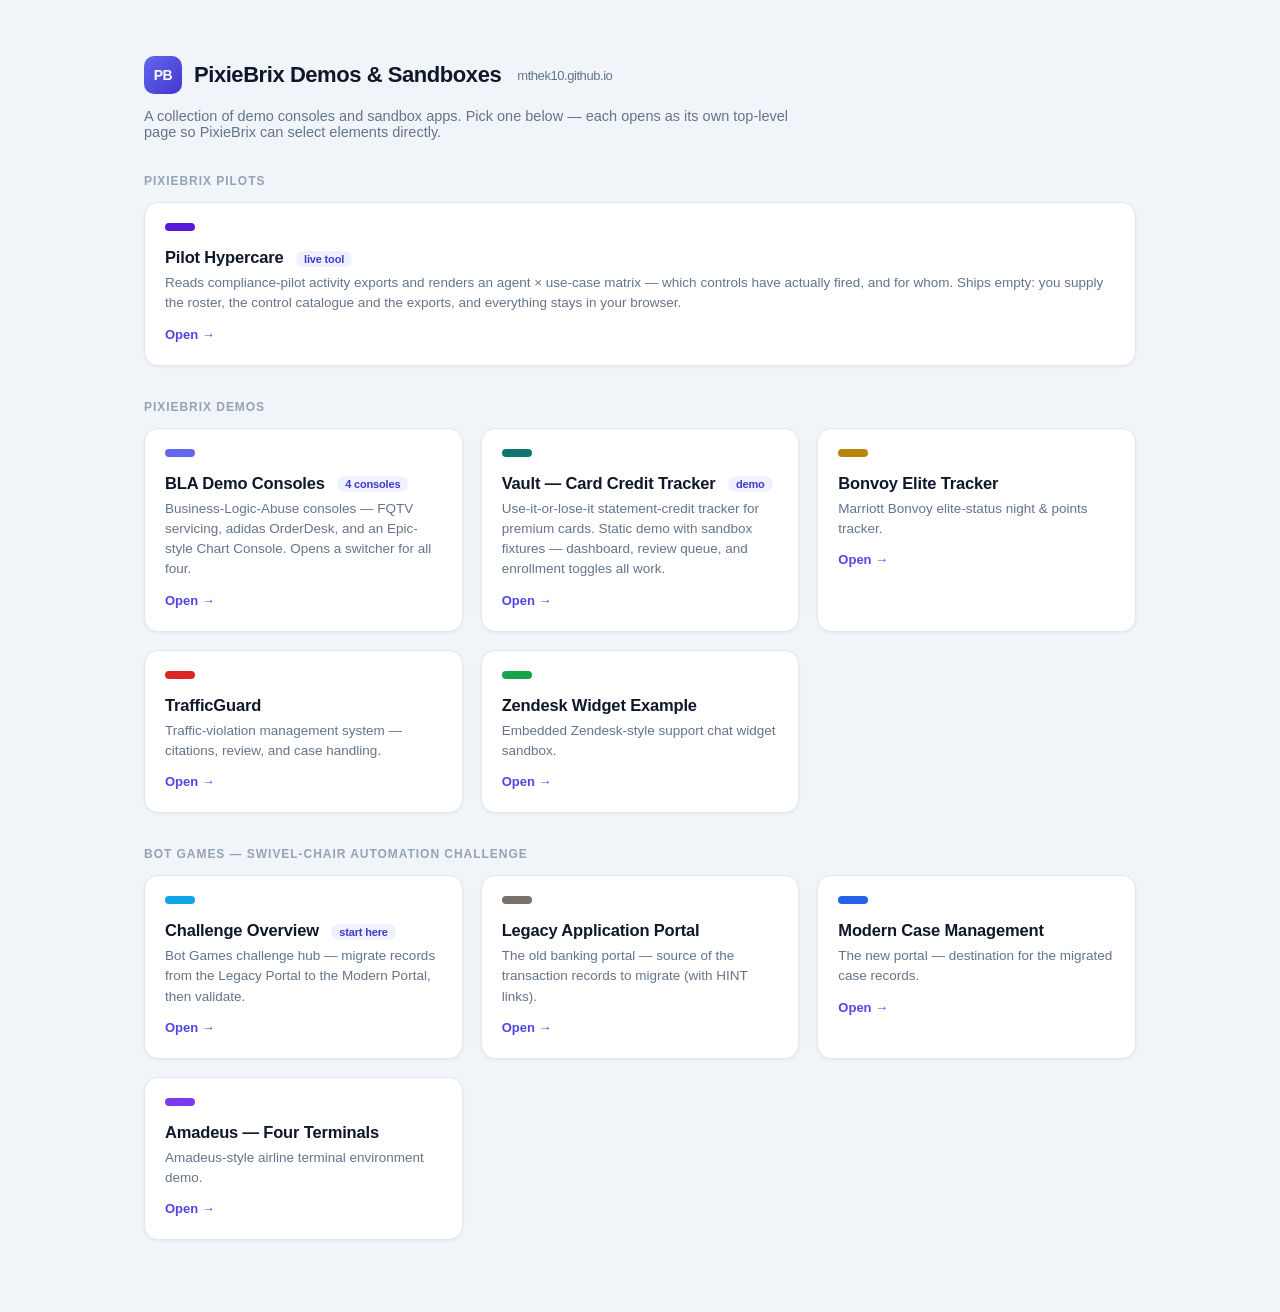
<file: index.html>
<!DOCTYPE html>
<html lang="en">
  <head>
    <meta charset="utf-8" />
    <meta name="viewport" content="width=device-width, initial-scale=1" />
    <title>PixieBrix Demos & Sandboxes</title>
    <style>
      :root {
        --ink: #0f172a;
        --muted: #64748b;
        --border: #e2e8f0;
      }
      * { box-sizing: border-box; }
      body {
        margin: 0;
        min-height: 100vh;
        background: #f1f5f9;
        color: var(--ink);
        font-family: "Inter", -apple-system, BlinkMacSystemFont, "Segoe UI", Roboto, Helvetica, Arial, sans-serif;
        -webkit-font-smoothing: antialiased;
      }
      .launch {
        max-width: 1040px;
        margin: 0 auto;
        padding: 56px 24px 72px;
      }
      .lh-head {
        display: flex;
        align-items: center;
        gap: 12px;
        font-size: 22px;
        font-weight: 800;
        letter-spacing: -0.02em;
      }
      .lh-mark {
        width: 38px;
        height: 38px;
        border-radius: 10px;
        background: linear-gradient(135deg, #6366f1, #4338ca);
        color: #fff;
        display: grid;
        place-items: center;
        font-size: 14px;
        font-weight: 800;
      }
      .lh-head small {
        font-size: 13px;
        font-weight: 500;
        color: var(--muted);
        margin-left: 4px;
      }
      .lh-sub {
        margin: 14px 0 30px;
        color: var(--muted);
        font-size: 14.5px;
        max-width: 660px;
      }
      .lh-group {
        margin: 34px 0 14px;
        font-size: 12px;
        font-weight: 700;
        letter-spacing: 0.08em;
        text-transform: uppercase;
        color: #94a3b8;
      }
      .lh-cards {
        display: grid;
        grid-template-columns: repeat(auto-fit, minmax(290px, 1fr));
        gap: 18px;
      }
      .lh-card {
        display: block;
        text-decoration: none;
        color: inherit;
        background: #fff;
        border: 1px solid var(--border);
        border-radius: 14px;
        padding: 20px 20px 22px;
        box-shadow: 0 1px 3px rgba(15, 23, 42, 0.06);
        transition: transform 0.08s, box-shadow 0.12s, border-color 0.12s;
      }
      .lh-card:hover {
        transform: translateY(-2px);
        box-shadow: 0 12px 28px rgba(15, 23, 42, 0.12);
        border-color: #cbd5e1;
      }
      .lh-sw {
        display: inline-block;
        width: 30px;
        height: 8px;
        border-radius: 4px;
        margin-bottom: 13px;
      }
      .lh-name {
        display: block;
        font-size: 16.5px;
        font-weight: 700;
        letter-spacing: -0.01em;
        margin-bottom: 6px;
      }
      .lh-tag {
        display: inline-block;
        margin-left: 8px;
        padding: 2px 8px;
        border-radius: 999px;
        font-size: 11px;
        font-weight: 600;
        vertical-align: middle;
        background: #eef2ff;
        color: #4338ca;
      }
      .lh-desc {
        display: block;
        font-size: 13.5px;
        color: var(--muted);
        line-height: 1.5;
      }
      .lh-open {
        display: inline-block;
        margin-top: 13px;
        font-size: 13px;
        font-weight: 600;
        color: #4f46e5;
      }
    </style>
  </head>
  <body>
    <div class="launch">
      <div class="lh-head">
        <span class="lh-mark">PB</span> PixieBrix Demos &amp; Sandboxes
        <small>mthek10.github.io</small>
      </div>
      <p class="lh-sub">
        A collection of demo consoles and sandbox apps. Pick one below — each opens
        as its own top-level page so PixieBrix can select elements directly.
      </p>

      <div class="lh-group">PixieBrix Pilots</div>
      <div class="lh-cards">
        <a class="lh-card" href="Hypercare/index.html">
          <span class="lh-sw" style="background:#5A19DA"></span>
          <span class="lh-name">Pilot Hypercare <span class="lh-tag">live tool</span></span>
          <span class="lh-desc">Reads compliance-pilot activity exports and renders an agent &times; use-case
            matrix &mdash; which controls have actually fired, and for whom. Ships empty: you supply the
            roster, the control catalogue and the exports, and everything stays in your browser.</span>
          <span class="lh-open">Open &rarr;</span>
        </a>
      </div>

      <div class="lh-group">PixieBrix demos</div>
      <div class="lh-cards">
        <a class="lh-card" href="bla-demos/index.html">
          <span class="lh-sw" style="background:#6366f1"></span>
          <span class="lh-name">BLA Demo Consoles <span class="lh-tag">4 consoles</span></span>
          <span class="lh-desc">Business-Logic-Abuse consoles — FQTV servicing, adidas OrderDesk, and an Epic-style Chart Console. Opens a switcher for all four.</span>
          <span class="lh-open">Open →</span>
        </a>
        <a class="lh-card" href="Vault/index.html">
          <span class="lh-sw" style="background:#0f766e"></span>
          <span class="lh-name">Vault — Card Credit Tracker <span class="lh-tag">demo</span></span>
          <span class="lh-desc">Use-it-or-lose-it statement-credit tracker for premium cards. Static demo with sandbox fixtures — dashboard, review queue, and enrollment toggles all work.</span>
          <span class="lh-open">Open →</span>
        </a>
        <a class="lh-card" href="BonvoyTracker/index.html">
          <span class="lh-sw" style="background:#b8860b"></span>
          <span class="lh-name">Bonvoy Elite Tracker</span>
          <span class="lh-desc">Marriott Bonvoy elite-status night &amp; points tracker.</span>
          <span class="lh-open">Open →</span>
        </a>
        <a class="lh-card" href="TrafficGuard/index.html">
          <span class="lh-sw" style="background:#dc2626"></span>
          <span class="lh-name">TrafficGuard</span>
          <span class="lh-desc">Traffic-violation management system — citations, review, and case handling.</span>
          <span class="lh-open">Open →</span>
        </a>
        <a class="lh-card" href="ZendeskChat/index.html">
          <span class="lh-sw" style="background:#16a34a"></span>
          <span class="lh-name">Zendesk Widget Example</span>
          <span class="lh-desc">Embedded Zendesk-style support chat widget sandbox.</span>
          <span class="lh-open">Open →</span>
        </a>
      </div>

      <div class="lh-group">Bot Games — Swivel-Chair Automation challenge</div>
      <div class="lh-cards">
        <a class="lh-card" href="OverviewPage/index.html">
          <span class="lh-sw" style="background:#0ea5e9"></span>
          <span class="lh-name">Challenge Overview <span class="lh-tag">start here</span></span>
          <span class="lh-desc">Bot Games challenge hub — migrate records from the Legacy Portal to the Modern Portal, then validate.</span>
          <span class="lh-open">Open →</span>
        </a>
        <a class="lh-card" href="OldPortal/index.html">
          <span class="lh-sw" style="background:#78716c"></span>
          <span class="lh-name">Legacy Application Portal</span>
          <span class="lh-desc">The old banking portal — source of the transaction records to migrate (with HINT links).</span>
          <span class="lh-open">Open →</span>
        </a>
        <a class="lh-card" href="ModernPortal/index.html">
          <span class="lh-sw" style="background:#2563eb"></span>
          <span class="lh-name">Modern Case Management</span>
          <span class="lh-desc">The new portal — destination for the migrated case records.</span>
          <span class="lh-open">Open →</span>
        </a>
        <a class="lh-card" href="Amadeus/index.html">
          <span class="lh-sw" style="background:#7c3aed"></span>
          <span class="lh-name">Amadeus — Four Terminals</span>
          <span class="lh-desc">Amadeus-style airline terminal environment demo.</span>
          <span class="lh-open">Open →</span>
        </a>
      </div>
    </div>
  </body>
</html>
</file>
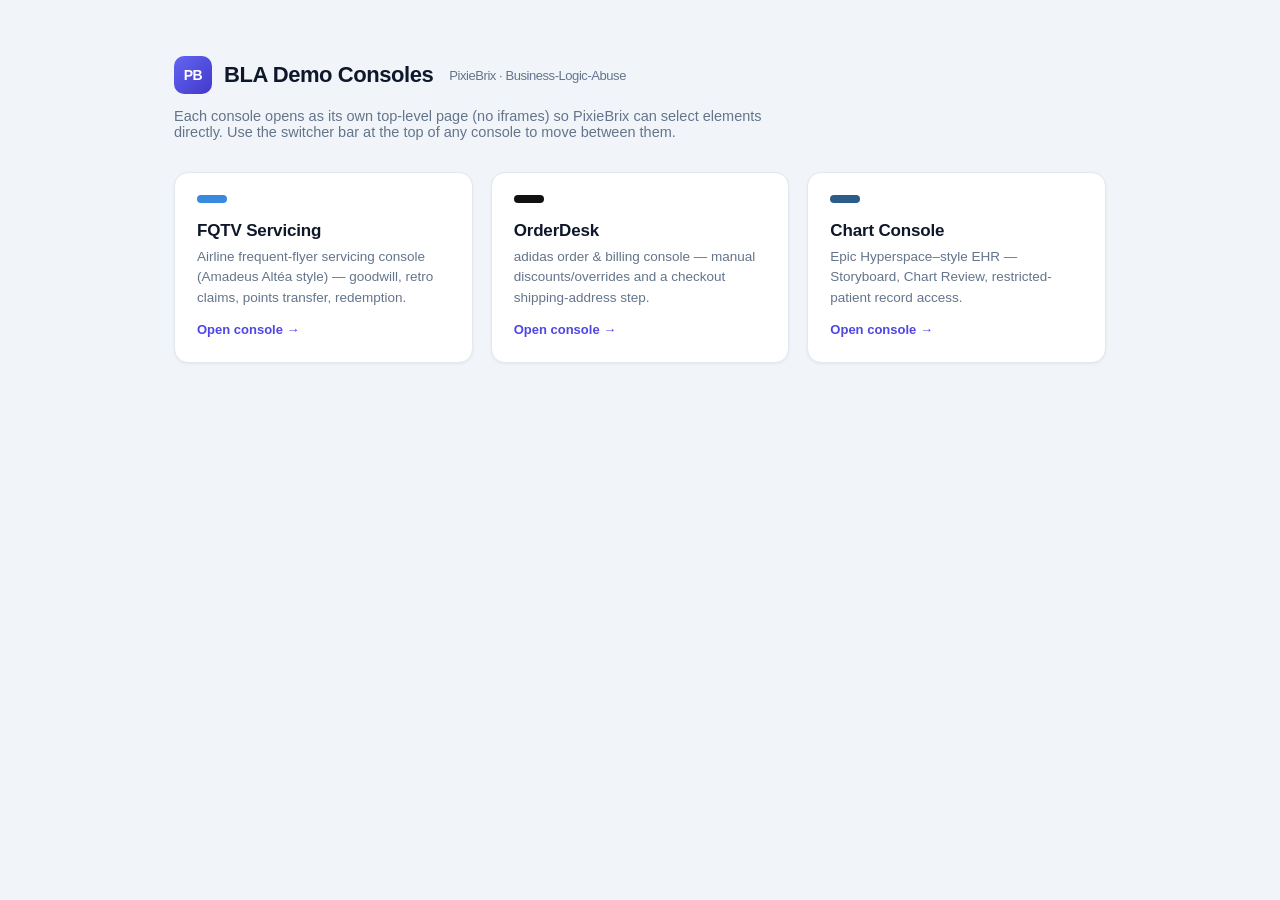
<file: bla-demos/index.html>
<!DOCTYPE html>
<html lang="en">
  <head>
    <meta charset="utf-8" />
    <meta name="viewport" content="width=device-width, initial-scale=1" />
    <title>BLA Demo Consoles</title>
    <style>
      :root {
        --ink: #0f172a;
        --muted: #64748b;
        --border: #e2e8f0;
      }
      * { box-sizing: border-box; }
      body {
        margin: 0;
        min-height: 100vh;
        background: #f1f5f9;
        color: var(--ink);
        font-family: "Inter", -apple-system, BlinkMacSystemFont, "Segoe UI", Roboto, Helvetica, Arial, sans-serif;
        -webkit-font-smoothing: antialiased;
      }
      .launch {
        max-width: 980px;
        margin: 0 auto;
        padding: 56px 24px 64px;
      }
      .lh-head {
        display: flex;
        align-items: center;
        gap: 12px;
        font-size: 22px;
        font-weight: 800;
        letter-spacing: -0.02em;
      }
      .lh-mark {
        width: 38px;
        height: 38px;
        border-radius: 10px;
        background: linear-gradient(135deg, #6366f1, #4338ca);
        color: #fff;
        display: grid;
        place-items: center;
        font-size: 14px;
        font-weight: 800;
      }
      .lh-head small {
        font-size: 13px;
        font-weight: 500;
        color: var(--muted);
        margin-left: 4px;
      }
      .lh-sub {
        margin: 14px 0 32px;
        color: var(--muted);
        font-size: 14.5px;
        max-width: 640px;
      }
      .lh-cards {
        display: grid;
        grid-template-columns: repeat(auto-fit, minmax(280px, 1fr));
        gap: 18px;
      }
      .lh-card {
        display: block;
        text-decoration: none;
        color: inherit;
        background: #fff;
        border: 1px solid var(--border);
        border-radius: 14px;
        padding: 22px 22px 24px;
        box-shadow: 0 1px 3px rgba(15, 23, 42, 0.06);
        transition: transform 0.08s, box-shadow 0.12s, border-color 0.12s;
      }
      .lh-card:hover {
        transform: translateY(-2px);
        box-shadow: 0 12px 28px rgba(15, 23, 42, 0.12);
        border-color: #cbd5e1;
      }
      .lh-sw {
        display: inline-block;
        width: 30px;
        height: 8px;
        border-radius: 4px;
        margin-bottom: 14px;
      }
      .t-loyalty .lh-sw { background: #378add; }
      .t-discount .lh-sw { background: #111111; }
      .t-snooping .lh-sw { background: #2b5c8a; }
      .lh-name {
        display: block;
        font-size: 17px;
        font-weight: 700;
        letter-spacing: -0.01em;
        margin-bottom: 6px;
      }
      .lh-desc {
        display: block;
        font-size: 13.5px;
        color: var(--muted);
        line-height: 1.5;
      }
      .lh-open {
        display: inline-block;
        margin-top: 14px;
        font-size: 13px;
        font-weight: 600;
        color: #4f46e5;
      }
    </style>
  </head>
  <body>
    <div class="launch">
      <div class="lh-head">
        <span class="lh-mark">PB</span> BLA Demo Consoles
        <small>PixieBrix · Business-Logic-Abuse</small>
      </div>
      <p class="lh-sub">
        Each console opens as its own top-level page (no iframes) so PixieBrix can
        select elements directly. Use the switcher bar at the top of any console to
        move between them.
      </p>
      <div class="lh-cards">
        <a class="lh-card t-loyalty" href="loyalty/index.html">
          <span class="lh-sw"></span>
          <span class="lh-name">FQTV Servicing</span>
          <span class="lh-desc">Airline frequent-flyer servicing console (Amadeus Altéa style) — goodwill, retro claims, points transfer, redemption.</span>
          <span class="lh-open">Open console →</span>
        </a>
        <a class="lh-card t-discount" href="discount/index.html">
          <span class="lh-sw"></span>
          <span class="lh-name">OrderDesk</span>
          <span class="lh-desc">adidas order &amp; billing console — manual discounts/overrides and a checkout shipping-address step.</span>
          <span class="lh-open">Open console →</span>
        </a>
        <a class="lh-card t-snooping" href="snooping/index.html">
          <span class="lh-sw"></span>
          <span class="lh-name">Chart Console</span>
          <span class="lh-desc">Epic Hyperspace–style EHR — Storyboard, Chart Review, restricted-patient record access.</span>
          <span class="lh-open">Open console →</span>
        </a>
      </div>
    </div>
  </body>
</html>
</file>
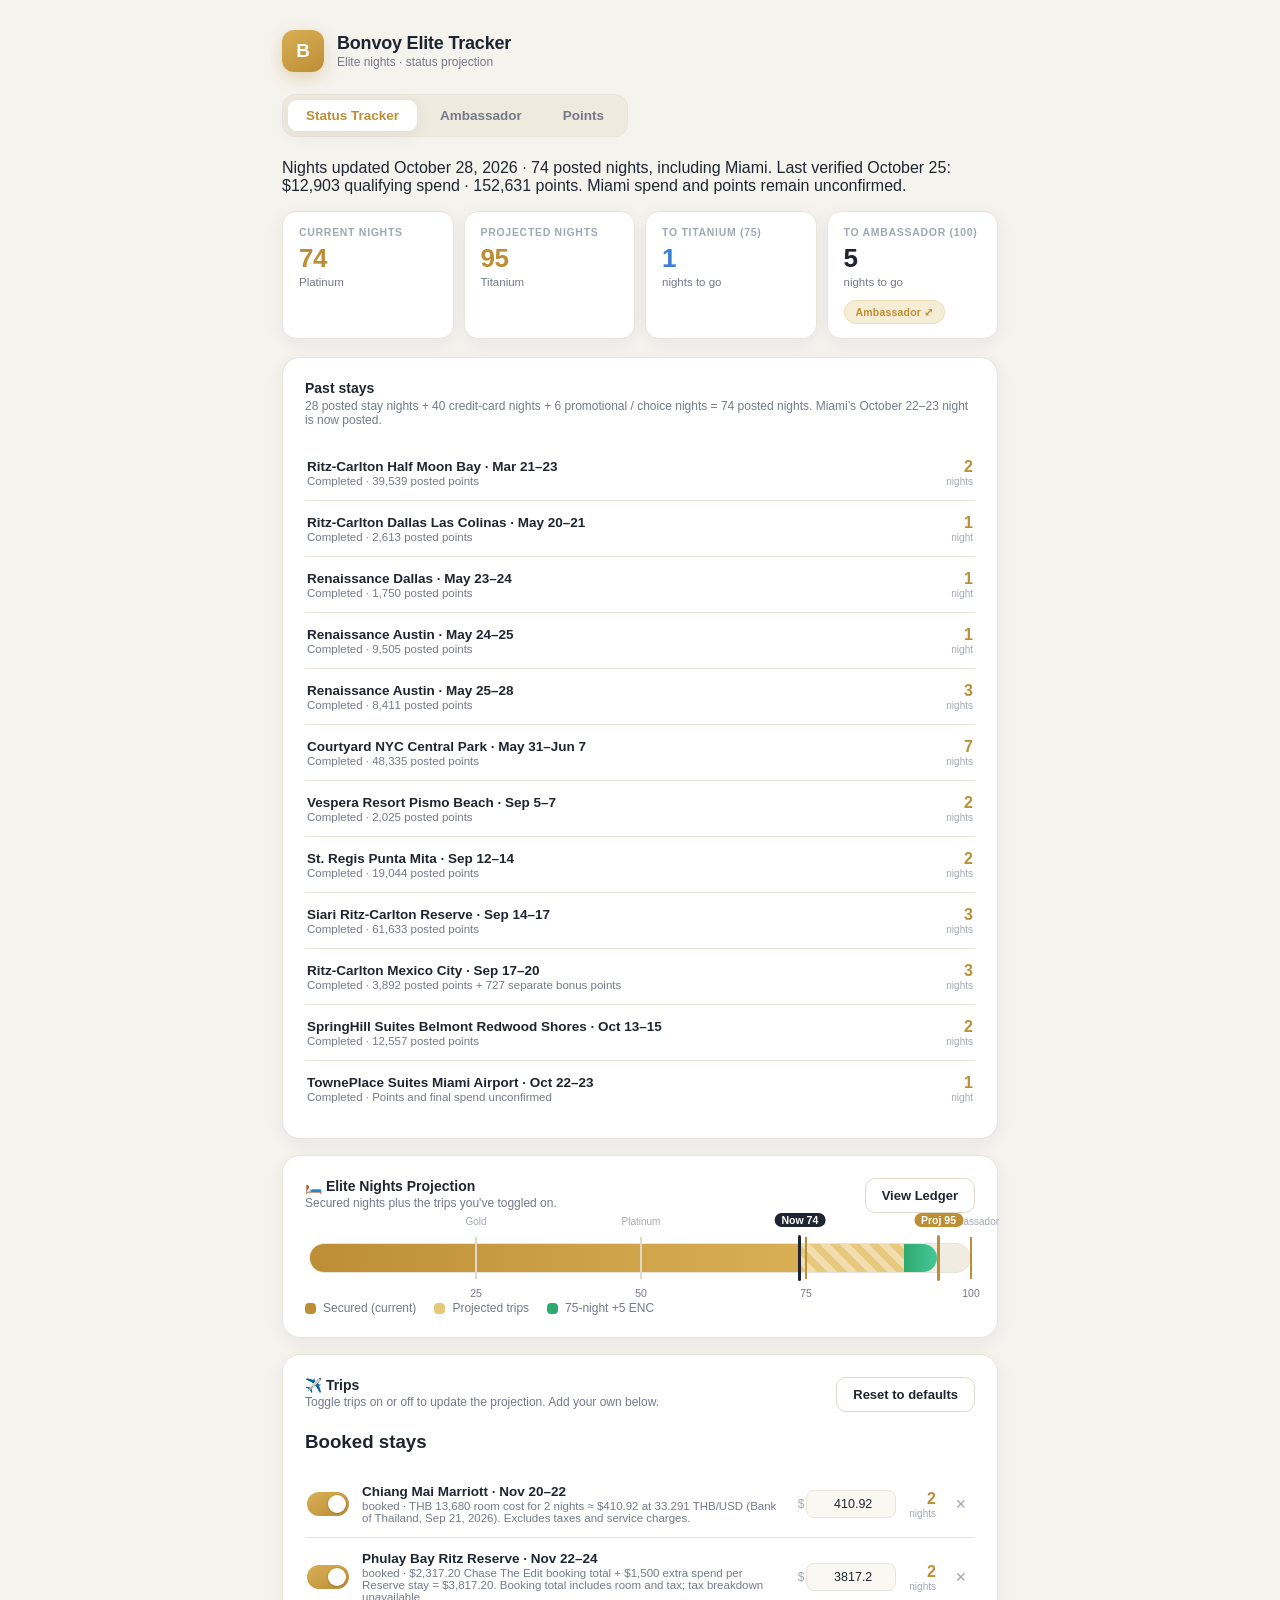
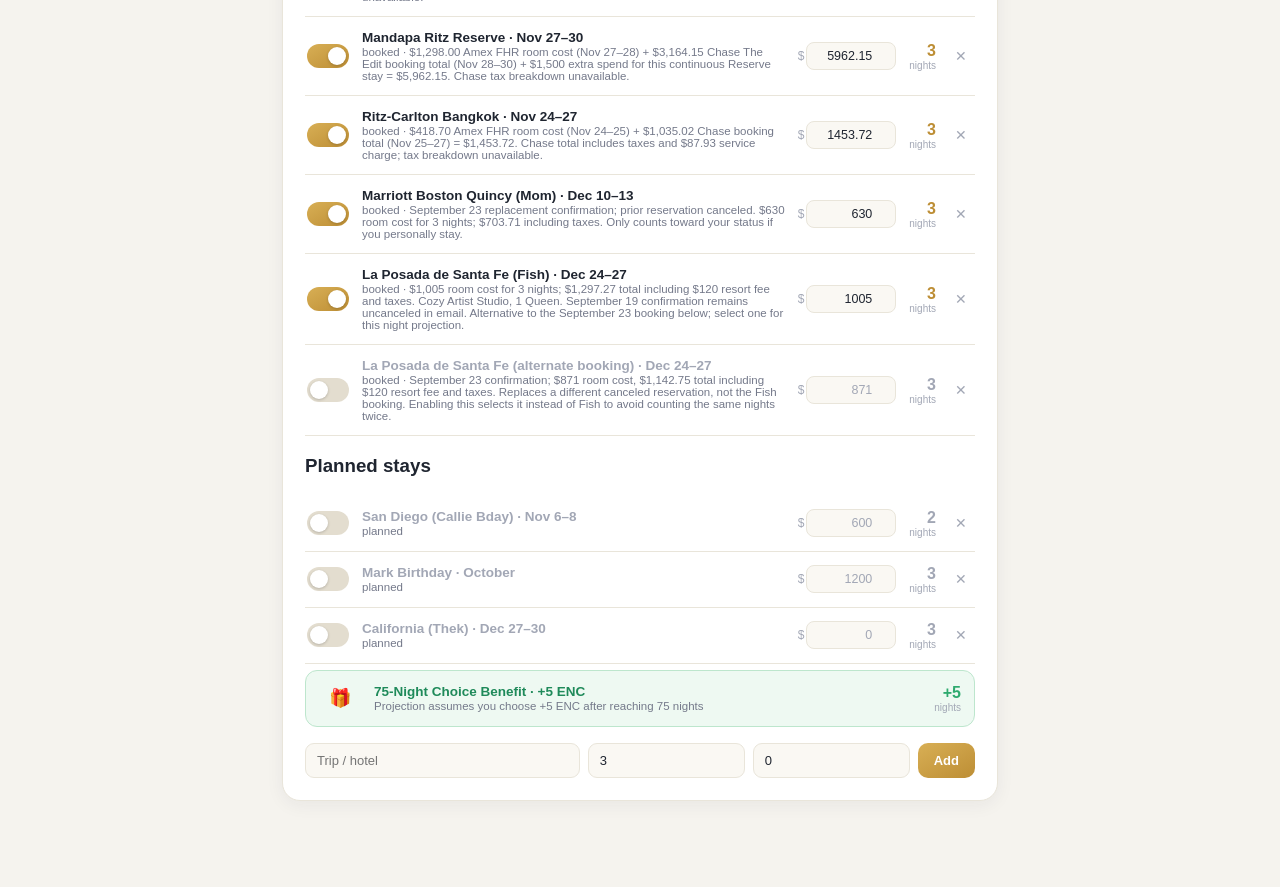
<file: BonvoyTracker/index.html>
<!DOCTYPE html>
<html lang="en">
<head>
<meta charset="UTF-8" />
<meta name="viewport" content="width=device-width, initial-scale=1.0" />
<title>Bonvoy Elite Tracker</title>
<style>
  :root{
    --bg:#f5f3ee;
    --card:#ffffff;
    --ink:#1f2530;
    --muted:#74798a;
    --faint:#a2a7b5;
    --line:#e9e5da;
    --line-2:#ded9cb;
    --gold:#bd8e35;
    --gold-2:#d8af55;
    --gold-soft:#f6edd6;
    --green:#2faa6f;
    --blue:#3d7fd6;
    --amber:#d99a2b;
    --red:#d65b5b;
    --radius:18px;
    --shadow:0 4px 18px rgba(40,40,60,0.06);
    --shadow-lg:0 18px 50px rgba(40,40,60,0.18);
  }
  *{box-sizing:border-box;}
  html,body{margin:0;padding:0;}
  body{
    background:
      radial-gradient(900px 500px at 90% -15%, #faf3e2, transparent 60%),
      var(--bg);
    color:var(--ink);
    font-family:-apple-system,BlinkMacSystemFont,"Segoe UI",Inter,Roboto,Helvetica,Arial,sans-serif;
    -webkit-font-smoothing:antialiased;
    min-height:100vh;
  }
  .wrap{max-width:760px;margin:0 auto;padding:30px 22px 70px;}

  header.app{display:flex;align-items:center;gap:13px;margin-bottom:22px;}
  header .badge{width:42px;height:42px;border-radius:12px;background:linear-gradient(150deg,var(--gold-2),var(--gold));
    display:flex;align-items:center;justify-content:center;color:#fff;font-weight:800;font-size:19px;box-shadow:0 6px 16px rgba(189,142,53,.3);}
  header h1{font-size:18px;margin:0;font-weight:700;letter-spacing:-.2px;}
  header p{margin:1px 0 0;font-size:12px;color:var(--muted);}

  nav.tabs{display:flex;gap:5px;background:#efeade;border:1px solid var(--line);
    padding:5px;border-radius:13px;width:fit-content;margin-bottom:22px;}
  nav.tabs button{background:transparent;border:none;color:var(--muted);padding:8px 18px;border-radius:9px;
    font-size:13.5px;font-weight:600;cursor:pointer;transition:.15s;}
  nav.tabs button.active{background:var(--card);color:var(--gold);box-shadow:var(--shadow);}

  .view{display:none;animation:fade .22s ease;}
  .view.active{display:block;}
  @keyframes fade{from{opacity:0;transform:translateY(5px);}to{opacity:1;transform:none;}}

  .card{background:var(--card);border:1px solid var(--line);border-radius:var(--radius);padding:22px;box-shadow:var(--shadow);margin-bottom:16px;}
  .card h2{font-size:14px;margin:0 0 3px;font-weight:700;display:flex;align-items:center;gap:8px;}
  .card .sub{font-size:12px;color:var(--muted);margin:0 0 18px;}
  .head-row{display:flex;align-items:flex-start;justify-content:space-between;gap:12px;margin-bottom:16px;}
  .head-row h2{margin-bottom:2px;}
  .head-row .sub{margin:0;}

  /* stat row */
  .stats{display:flex;gap:10px;margin-bottom:18px;flex-wrap:wrap;}
  .stat{flex:1;min-width:120px;background:var(--card);border:1px solid var(--line);border-radius:14px;padding:14px 16px;box-shadow:var(--shadow);}
  .stat .l{font-size:10.5px;text-transform:uppercase;letter-spacing:.7px;color:var(--faint);font-weight:700;}
  .stat .v{font-size:26px;font-weight:800;margin-top:5px;letter-spacing:-.5px;}
  .stat .s{font-size:11.5px;color:var(--muted);margin-top:2px;}
  .stat.gold .v{color:var(--gold);}
  .stat.green .v{color:var(--green);}
  .stat.blue .v{color:var(--blue);}
  .stat .v.sm{font-size:18px;}
  .stat.expandable{cursor:pointer;transition:.15s;display:flex;flex-direction:column;}
  .stat.expandable:hover{border-color:var(--gold);box-shadow:0 6px 18px rgba(189,142,53,.16);}
  .tile-expand{margin-top:12px;align-self:flex-start;background:var(--gold-soft);border:1px solid #ecdcb3;color:var(--gold);
    font-size:10.5px;font-weight:700;padding:5px 11px;border-radius:999px;cursor:pointer;transition:.15s;letter-spacing:.2px;}
  .tile-expand:hover{background:linear-gradient(150deg,var(--gold-2),var(--gold));color:#fff;border-color:transparent;}

  /* projection bar */
  .track-wrap{margin:30px 4px 8px;}
  .track{position:relative;height:30px;border-radius:999px;background:#f0ece1;border:1px solid var(--line);}
  .seg{position:absolute;top:0;bottom:0;}
  .seg.secured{background:linear-gradient(90deg,var(--gold),var(--gold-2));border-radius:999px 0 0 999px;}
  .seg.proj{background:repeating-linear-gradient(45deg,#e7c97e,#e7c97e 7px,#f1ddae 7px,#f1ddae 14px);}
  .seg.bonus{background:linear-gradient(90deg,#2faa6f,#46c79a);}
  .seg.cap{border-radius:0 999px 999px 0;}
  .milestone{position:absolute;top:-7px;bottom:-7px;width:2px;background:var(--line-2);}
  .milestone.major{background:var(--gold);}
  .milestone .tk{position:absolute;bottom:-20px;left:50%;transform:translateX(-50%);font-size:10.5px;color:var(--muted);}
  .milestone .nm{position:absolute;top:-21px;left:50%;transform:translateX(-50%);font-size:10px;color:var(--faint);white-space:nowrap;}
  .marker{position:absolute;top:-9px;bottom:-9px;width:3px;border-radius:3px;z-index:4;}
  .marker .lab{position:absolute;top:-22px;left:50%;transform:translateX(-50%);font-size:10.5px;font-weight:700;padding:1px 7px;border-radius:7px;white-space:nowrap;}
  .marker.now{background:var(--ink);}
  .marker.now .lab{background:var(--ink);color:#fff;}
  .marker.pj{background:var(--gold);}
  .marker.pj .lab{background:var(--gold);color:#fff;}
  .legend{display:flex;gap:18px;margin-top:28px;}
  .legend span{font-size:12px;color:var(--muted);display:flex;align-items:center;gap:7px;}
  .dot{width:11px;height:11px;border-radius:4px;}
  .dot.secured{background:var(--gold);}
  .dot.proj{background:#e7c97e;}
  .dot.bonus{background:#2faa6f;}

  /* trips */
  .trip{display:flex;align-items:center;gap:13px;padding:13px 2px;border-bottom:1px solid var(--line);}
  .trip:last-of-type{border-bottom:none;}
  .trip .info{flex:1;}
  .trip .nm{font-size:13.5px;font-weight:600;}
  .trip .meta{font-size:11.5px;color:var(--muted);margin-top:1px;}
  .trip .nights{text-align:right;}
  .trip .nights b{font-size:16px;color:var(--gold);}
  .trip .nights span{font-size:10px;color:var(--faint);display:block;}
  .trip.off .nm,.trip.off .nights b{color:var(--faint);}
  .trip-trash{background:none;border:none;color:var(--faint);cursor:pointer;font-size:14px;padding:4px 6px;border-radius:6px;}
  .trip-trash:hover{color:var(--red);background:#fbe9e9;}
  .trip.bonus-trip{background:#eef9f2;border:1px solid #bde6cd;border-radius:12px;padding:13px;margin-top:6px;}
  .trip.bonus-trip .nm{color:#1f8a5a;}
  .trip.bonus-trip .nights b{color:#2faa6f;}
  .trip .gift{width:42px;height:24px;display:flex;align-items:center;justify-content:center;font-size:18px;flex:none;}
  .tspend{display:flex;align-items:center;gap:2px;flex:none;}
  .tspend .cur{font-size:12px;color:var(--faint);}
  .tspend .spend-in{width:90px;background:#faf8f3;border:1px solid var(--line);border-radius:8px;padding:6px 8px;font-size:12.5px;color:var(--ink);text-align:right;font-variant-numeric:tabular-nums;}
  .tspend .spend-in:focus{outline:none;border-color:var(--gold);background:#fff;}
  .trip.off .tspend .spend-in{color:var(--faint);}

  .sw{position:relative;width:42px;height:24px;flex:none;}
  .sw input{opacity:0;width:0;height:0;}
  .sw .slider{position:absolute;inset:0;background:#e3ddcf;border-radius:999px;transition:.2s;cursor:pointer;}
  .sw .slider:before{content:"";position:absolute;width:18px;height:18px;left:3px;top:3px;background:#fff;border-radius:50%;transition:.2s;box-shadow:0 1px 3px rgba(0,0,0,.2);}
  .sw input:checked + .slider{background:linear-gradient(150deg,var(--gold-2),var(--gold));}
  .sw input:checked + .slider:before{transform:translateX(18px);}

  .btn{background:var(--card);border:1px solid var(--line-2);color:var(--ink);border-radius:10px;padding:9px 16px;
    font-size:13px;font-weight:600;cursor:pointer;transition:.15s;}
  .btn:hover{border-color:var(--gold);color:var(--gold);}
  .btn.gold{background:linear-gradient(150deg,var(--gold-2),var(--gold));color:#fff;border:none;}
  .btn.gold:hover{filter:brightness(1.05);color:#fff;}
  .btn.link{background:none;border:none;color:var(--gold);padding:6px 4px;}
  .btn.link:hover{text-decoration:underline;}
  .back-btn{background:var(--card);border:1px solid var(--line-2);color:var(--muted);border-radius:10px;
    padding:8px 14px;font-size:13px;font-weight:600;cursor:pointer;margin-bottom:16px;transition:.15s;box-shadow:var(--shadow);}
  .back-btn:hover{border-color:var(--gold);color:var(--gold);}

  /* add trip form */
  .add{display:grid;grid-template-columns:1.4fr .8fr .8fr auto;gap:8px;margin-top:16px;}
  .add input{background:#faf8f3;border:1px solid var(--line);border-radius:9px;padding:9px 11px;font-size:13px;color:var(--ink);width:100%;}
  .add input:focus{outline:none;border-color:var(--gold);}

  /* ambassador */
  .lp-row{display:flex;justify-content:space-between;font-size:12.5px;margin-bottom:7px;}
  .lp-row .r{font-weight:700;}
  .lp{height:13px;border-radius:999px;background:#f0ece1;border:1px solid var(--line);position:relative;overflow:hidden;margin-bottom:22px;}
  .lp .f{position:absolute;left:0;top:0;bottom:0;border-radius:999px;}
  .lp .p{position:absolute;top:0;bottom:0;background:repeating-linear-gradient(45deg,#e7c97e,#e7c97e 6px,#f1ddae 6px,#f1ddae 12px);}
  .bd{margin-top:6px;border:1px solid var(--line);border-radius:13px;padding:6px 14px;background:#faf8f3;}
  .bd-h{font-size:10.5px;text-transform:uppercase;letter-spacing:.6px;color:var(--faint);font-weight:700;padding:10px 0 6px;}
  .bd-row{display:flex;justify-content:space-between;gap:12px;font-size:12.5px;padding:7px 0;border-top:1px solid #efece4;color:var(--ink);}
  .bd-row span:first-child{color:var(--muted);}
  .bd-row span:last-child{font-weight:600;font-variant-numeric:tabular-nums;}
  .bd-row.zero span{color:var(--faint);}
  .bd-row.total{font-weight:700;}
  .bd-row.total span{color:var(--ink);}
  .bd-row.total span:last-child{color:var(--green);}
  .verdict{display:flex;gap:12px;align-items:flex-start;padding:15px;border-radius:13px;border:1px solid var(--line);background:#faf8f3;margin-top:18px;}
  .verdict.good{background:#eef9f2;border-color:#bde6cd;}
  .verdict.warn{background:#fdf6e7;border-color:#f0dca6;}
  .verdict .ic{font-size:18px;}
  .verdict .t{font-size:13.5px;font-weight:700;}
  .verdict .d{font-size:12.5px;color:var(--muted);margin-top:2px;}

  /* modal */
  .modal-bg{position:fixed;inset:0;background:rgba(30,30,45,.45);backdrop-filter:blur(2px);display:none;align-items:flex-start;justify-content:center;padding:40px 18px;z-index:50;}
  .modal-bg.open{display:flex;}
  .modal{background:var(--card);border-radius:18px;box-shadow:var(--shadow-lg);max-width:640px;width:100%;max-height:84vh;overflow:auto;}
  .modal .mh{display:flex;align-items:center;justify-content:space-between;padding:18px 22px;border-bottom:1px solid var(--line);position:sticky;top:0;background:var(--card);}
  .modal .mh h2{margin:0;font-size:15px;}
  .modal .mclose{background:none;border:none;font-size:20px;cursor:pointer;color:var(--muted);line-height:1;}
  table{width:100%;border-collapse:collapse;font-size:12.5px;}
  thead th{text-align:left;font-size:10px;text-transform:uppercase;letter-spacing:.5px;color:var(--faint);font-weight:700;padding:9px 14px;border-bottom:1px solid var(--line);position:sticky;top:57px;background:var(--card);}
  tbody td{padding:9px 14px;border-bottom:1px solid #f1eee6;}
  td.n,th.n{text-align:right;font-variant-numeric:tabular-nums;white-space:nowrap;}
  .rt{font-weight:700;color:var(--gold);}
  .chip{font-size:11px;font-weight:600;padding:2px 8px;border-radius:999px;white-space:nowrap;}
  .c-completedpending{background:#fdf3df;color:#bd8e35;}
  .c-completed{background:#eaf7ef;color:#2faa6f;}
  .c-booked{background:#fdf3df;color:#bd8e35;}
  .c-planned{background:#eaf1fb;color:#3d7fd6;}
  .c-promo{background:#f3edfb;color:#8a5fc0;}
  .c-creditcard{background:#eef0f8;color:#5a6bb0;}
  .c-choice{background:#e8f7f5;color:#1f9d8b;}
  .muted{color:var(--muted);}
  .qual-ctl{display:flex;justify-content:space-between;align-items:center;font-size:12.5px;color:var(--muted);margin:-6px 0 18px;}
  .qual-ctl input{width:96px;background:#faf8f3;border:1px solid var(--line);border-radius:8px;padding:5px 7px;font-size:12.5px;text-align:right;color:var(--ink);font-variant-numeric:tabular-nums;}
  .qual-ctl input:focus{outline:none;border-color:var(--gold);}
  /* points */
  .pts-ctl{display:grid;grid-template-columns:repeat(auto-fit,minmax(180px,1fr));gap:18px;}
  .pts-ctl label{display:flex;flex-direction:column;gap:7px;font-size:10.5px;text-transform:uppercase;letter-spacing:.6px;color:var(--faint);font-weight:700;}
  .pts-ctl select{appearance:none;-webkit-appearance:none;background:#faf8f3 url("data:image/svg+xml;charset=UTF-8,%3Csvg xmlns='http://www.w3.org/2000/svg' width='12' height='8'%3E%3Cpath fill='none' stroke='%23bd8e35' stroke-width='2' d='M1 1l5 5 5-5'/%3E%3C/svg%3E") no-repeat right 14px center;border:1px solid var(--line);border-radius:11px;padding:12px 38px 12px 14px;font-size:13.5px;color:var(--ink);font-weight:600;cursor:pointer;transition:.15s;box-shadow:var(--shadow);}
  .pts-ctl select:hover{border-color:var(--line-2);}
  .pts-ctl select:focus{outline:none;border-color:var(--gold);}
  #pts-table thead th{position:static;}
  #pts-table th,#pts-table td{padding:9px 7px;}
  #pts-table .mini-sel{padding:5px 4px;font-size:11px;max-width:104px;}
  #pts-table .spend-edit{width:64px;}
  .spend-edit{width:82px;background:#faf8f3;border:1px solid var(--line);border-radius:8px;padding:5px 7px;font-size:12.5px;color:var(--ink);text-align:right;font-variant-numeric:tabular-nums;}
  .spend-edit:focus{outline:none;border-color:var(--gold);background:#fff;}
  .mini-sel{background:#faf8f3;border:1px solid var(--line);border-radius:8px;padding:5px 6px;font-size:11.5px;color:var(--ink);font-weight:600;}
  .rate-edit{width:52px;background:#faf8f3;border:1px solid var(--line);border-radius:8px;padding:5px 6px;font-size:12.5px;color:var(--ink);text-align:right;font-variant-numeric:tabular-nums;}
  .mini-sel:focus,.rate-edit:focus{outline:none;border-color:var(--gold);background:#fff;}
  .promo-row{display:flex;align-items:center;gap:12px;padding:11px 2px;border-bottom:1px solid var(--line);}
  .promo-row:last-child{border-bottom:none;}
  .promo-row .pn{flex:1;font-size:13.5px;font-weight:600;}
  .promo-row .pp{font-size:13px;color:var(--gold);font-weight:700;}
  .bal-input{width:100%;background:transparent;border:none;border-bottom:2px dashed var(--line-2);font-size:26px;font-weight:800;color:var(--gold);letter-spacing:-.5px;padding:0 0 3px;font-variant-numeric:tabular-nums;}
  .bal-input:focus{outline:none;border-bottom-color:var(--gold);}
  tr.pl-open td{color:var(--muted);}
  tr.pl-open td:first-child{color:var(--ink);font-weight:600;}
  tr.pl-total td{border-top:2px solid var(--line-2);background:#faf8f3;font-weight:700;}
  @media(max-width:600px){.add{grid-template-columns:1fr 1fr;}.stats .stat{min-width:45%;}.pts-ctl{grid-template-columns:1fr;}}
</style>
</head>
<body>
<div class="wrap">
  <header class="app">
    <div class="badge">B</div>
    <div><h1>Bonvoy Elite Tracker</h1><p>Elite nights · status projection</p></div>
  </header>

  <nav class="tabs" id="tabs">
    <button data-tab="projection" class="active">Status Tracker</button>
    <button data-tab="ambassador">Ambassador</button>
    <button data-tab="points">Points</button>
  </nav>

  <p class="sub">Nights updated October 28, 2026 · 74 posted nights, including Miami. Last verified October 25: $12,903 qualifying spend · 152,631 points. Miami spend and points remain unconfirmed.</p>
  <!-- PROJECTION -->
  <section class="view active" id="view-projection">
    <div class="stats" id="proj-stats"></div>
    <div class="card"><h2>Past stays</h2><p class="sub">28 posted stay nights + 40 credit-card nights + 6 promotional / choice nights = 74 posted nights. Miami’s October 22–23 night is now posted.</p><div id="past-stays"></div></div>

    <div class="card">
      <div class="head-row">
        <div><h2>🛏️ Elite Nights Projection</h2><p class="sub">Secured nights plus the trips you've toggled on.</p></div>
        <button class="btn" id="ledger-btn">View Ledger</button>
      </div>
      <div class="track-wrap"><div class="track" id="track"></div></div>
      <div class="legend">
        <span><i class="dot secured"></i>Secured (current)</span>
        <span><i class="dot proj"></i>Projected trips</span>
        <span id="legend-bonus" style="display:none"><i class="dot bonus"></i>75-night +5 ENC</span>
      </div>
    </div>

    <div class="card">
      <div class="head-row">
        <div><h2>✈️ Trips</h2><p class="sub">Toggle trips on or off to update the projection. Add your own below.</p></div>
        <button class="btn" id="reset-btn" title="Clear saved edits and reload the built-in defaults">Reset to defaults</button>
      </div>
      <div id="trip-list"></div>
      <div class="add">
        <input id="t-name" placeholder="Trip / hotel" />
        <input id="t-nights" type="number" min="1" value="3" placeholder="Nights" />
        <input id="t-spend" type="number" min="0" value="0" placeholder="Spend $" />
        <button class="btn gold" id="t-add">Add</button>
      </div>
    </div>
  </section>

  <!-- AMBASSADOR -->
  <section class="view" id="view-ambassador">
    <button class="back-btn" id="amb-back">‹ Back to Status Tracker</button>
    <div class="stats" id="amb-stats"></div>
    <div class="card">
      <div class="head-row"><div><h2>👑 Ambassador Elite</h2><p class="sub">Requires 100 elite nights <b>and</b> $23,000 qualifying spend.</p></div></div>
      <div class="lp-row"><span>Elite Nights</span><span class="r" id="amb-n-lab"></span></div>
      <div class="lp"><div class="f" id="amb-n-f" style="background:var(--gold)"></div><div class="p" id="amb-n-p"></div></div>
      <div class="lp-row"><span>Qualifying Spend</span><span class="r" id="amb-s-lab"></span></div>
      <div class="lp"><div class="f" id="amb-s-f" style="background:var(--green)"></div><div class="p" id="amb-s-p"></div></div>
      <div class="qual-ctl"><span>Qualifying spend to date (actual)</span><span>$<input id="amb-qual" type="number" min="0" step="100"></span></div>
      <p class="sub">Booked spend uses room cost before Amex / Chase points redemptions, plus $1,500 per Reserve stay. Taxes and fees are excluded where itemized; otherwise booking totals are used. These estimates may exceed Ambassador-qualifying spend. Past ledger spend fields remain estimates; the actual total above comes from Marriott.</p>
      <div id="amb-breakdown"></div>
      <div id="amb-verdict"></div>
    </div>
  </section>

  <!-- POINTS -->
  <section class="view" id="view-points">
    <div class="stats">
      <div class="stat gold">
        <div class="l">Total Points</div>
        <div class="v"><input id="pts-balance" class="bal-input" type="number" min="0" step="1000" placeholder="0"></div>
        <div class="s">October 25 account snapshot — editable</div>
      </div>
      <div class="stat green">
        <div class="l">Posted stay points</div>
        <div class="v" id="pts-earned">0</div>
        <div class="s">hotel earnings · excludes card activity</div>
      </div>
      <div class="stat gold">
        <div class="l">Projected Total</div>
        <div class="v" id="pts-projtotal">0</div>
        <div class="s">total + upcoming + promos</div>
      </div>
    </div>

    <div class="card">
      <div class="head-row">
        <div><h2>Upcoming — projected balance</h2><p class="sub">Estimated Bonvoy earnings from toggled-on trips. Amex Membership Rewards and Chase Ultimate Rewards are excluded. Historical posted points are already in the current balance.</p></div>
        <button class="btn" id="pts-ledger-btn">View Ledger</button>
      </div>
      <div style="overflow-x:auto"><table id="pts-table"></table></div>
    </div>

    <div class="card">
      <div class="head-row"><div><h2>✨ Bonus &amp; promo points</h2><p class="sub">Welcome bonuses, promotions, or points not tied to a stay.</p></div></div>
      <div id="promo-list"></div>
      <div class="add" style="grid-template-columns:2fr 1fr auto;margin-top:14px">
        <input id="promo-name" placeholder="e.g. Q3 double-points promo">
        <input id="promo-pts" type="number" min="0" step="500" placeholder="Points">
        <button class="btn gold" id="promo-add">Add</button>
      </div>
    </div>
  </section>
</div>

<!-- LEDGER MODAL -->
<div class="modal-bg" id="modal-bg">
  <div class="modal">
    <div class="mh"><h2>📒 Elite Night Ledger</h2><button class="mclose" id="modal-close">✕</button></div>
    <table><thead><tr><th>Status</th><th>Item</th><th class="n">Nights</th><th class="n">Running</th><th class="n">Spend</th></tr></thead>
      <tbody id="ledger-body"></tbody></table>
  </div>
</div>

<!-- POINTS LEDGER MODAL (past stays) -->
<div class="modal-bg" id="pts-modal-bg">
  <div class="modal">
    <div class="mh"><h2>🎯 Points Ledger — past stays</h2><button class="mclose" id="pts-modal-close">✕</button></div>
    <table><thead><tr><th>Stay</th><th>Status</th><th>Card</th><th class="n">Spend</th><th class="n">Points</th><th class="n">Running</th></tr></thead>
      <tbody id="pts-hist-body"></tbody></table>
  </div>
</div>

<script>
const AMB_SPEND = 23000;
const money = n => '$'+Number(n||0).toLocaleString();
function statusFor(n){ if(n>=100)return'Ambassador'; if(n>=75)return'Titanium'; if(n>=50)return'Platinum'; if(n>=25)return'Gold'; if(n>=10)return'Silver'; return'Member'; }

// Historical defaults are reconciled by the account migrations below. Completed-stay spend is editable & persisted;
// hotel-stay spends below are pre-filled ESTIMATES you can adjust.
function defaultSecured(){return[
  {id:'cc1', status:'creditcard', label:'Bonvoy Brilliant (+25 ENC)', nights:25, spend:0, editable:false},
  {id:'cc2', status:'creditcard', label:'Bonvoy Business (+15 ENC)', nights:15, spend:0, editable:false},
  {id:'s1',  status:'completed',  label:'Ritz-Carlton Half Moon Bay · Mar 21–23', nights:2, spend:3000, actualPoints:39539, editable:true},
  {id:'p1',  status:'promo',      label:'Promotional Elite Night Credit', nights:1, spend:0, editable:false},
  {id:'s2',  status:'completed',  label:'Ritz-Carlton Dallas Las Colinas · May 20–21', nights:1, spend:400, actualPoints:2613, editable:true},
  {id:'s3',  status:'completed',  label:'Renaissance Dallas · May 23–24', nights:1, spend:250, actualPoints:1750, editable:true},
  {id:'s4',  status:'completed',  label:'Renaissance Austin · May 24–25', nights:1, spend:250, actualPoints:9505, editable:true},
  {id:'s5',  status:'completed',  label:'Renaissance Austin · May 25–28', nights:3, spend:750, actualPoints:8411, editable:true},
  {id:'ch1', status:'choice',     label:'50-Night Choice Benefit (+5 ENC)', nights:5, spend:0, editable:false},
  {id:'s6',  status:'completed',  label:'Courtyard NYC Central Park · May 31–Jun 7', nights:7, spend:2450, actualPoints:48335, editable:true},
  {id:'s7',  status:'completed',  label:'Vespera Resort Pismo Beach · Sep 5–7', nights:2, spend:400, editable:true, actualPoints:2025},
  {id:'stregis_pm',status:'completed',label:'St. Regis Punta Mita · Sep 12–14',nights:2,spend:500,editable:true,actualPoints:19044},
  {id:'siari',status:'completed',label:'Siari Ritz-Carlton Reserve · Sep 14–17',nights:3,spend:3500,editable:true,actualPoints:61633},
];}
let SECURED = loadSecured();
function loadSecured(){
  let sec=null;
  try{const s=JSON.parse(localStorage.getItem('bonvoy_secured_v1'));if(Array.isArray(s)&&s.length)sec=s;}catch(e){}
  if(!sec) sec=defaultSecured();
  // one-time: fold in the now-completed Vespera Pismo Beach stay
  try{
    if(localStorage.getItem('bonvoy_mig_vespera')!=='1'){
      const v=defaultSecured().find(e=>e.id==='s7');
      if(v && !sec.some(e=>e.id==='s7')) sec.push(v);
      localStorage.setItem('bonvoy_mig_vespera','1');
    }
  }catch(e){}
  return sec;
}
function saveSecured(){ localStorage.setItem('bonvoy_secured_v1', JSON.stringify(SECURED)); }
const securedNights = ()=>SECURED.reduce((s,e)=>s+Number(e.nights||0),0);
const securedSpend  = ()=>SECURED.reduce((s,e)=>s+Number(e.spend||0),0);
// Qualifying spend to date (authoritative actual; editable on the Ambassador tab)
let QUAL = (()=>{ const v=localStorage.getItem('bonvoy_qual_v1'); return v!==null?Number(v):12006; })();
function saveQual(){ localStorage.setItem('bonvoy_qual_v1', String(QUAL)); }

// ---- Points model ----
const TIER_BONUS={Silver:0.10,Gold:0.25,Platinum:0.50,Titanium:0.75,Ambassador:0.75};
const CARD_MULT={brilliant:6,business:6,amexplat:5,csr:10,none:0};
const CARD_LABEL={brilliant:'Brilliant 6×',business:'Business 6×',amexplat:'Amex Platinum 5×',csr:'CSR 10×',none:'No card'};
const CARD_KEYS=['brilliant','business','amexplat','csr','none'];
const CARD_SHORT={brilliant:'Brilliant',business:'Business',amexplat:'Amex Plat',csr:'CSR',none:'None'};
let PTS = loadPts();
function loadPts(){ try{const s=JSON.parse(localStorage.getItem('bonvoy_pts_v1'));if(s&&s.tier)return s;}catch(e){} return {tier:'Platinum',card:'brilliant',base:10,balance:84472}; }
function savePts(){ localStorage.setItem('bonvoy_pts_v1', JSON.stringify(PTS)); }

// THB conversion: https://app.bot.or.th/BTWS_STAT/statistics/ReportPage.aspx?language=eng&reportID=123
function defaultTrips(){return[


  {id:'b1', status:'completedpending',  name:'Ritz-Carlton Mexico City · Sep 17–20', nights:3, spend:500, on:true, note:'238,000-point redemption; $500 incidental-spend estimate. Stay completed; nights, points, and final qualifying spend pending Marriott confirmation.'},
  {id:'sandiego', status:'planned', name:'San Diego (Callie Bday) · Nov 6–8', nights:2, spend:600, on:false},
  {id:'b2', status:'booked',  name:'Chiang Mai Marriott · Nov 20–22',      nights:2, spend:410.92, on:true, note:'THB 13,680 room cost for 2 nights ≈ $410.92 at 33.291 THB/USD (Bank of Thailand, Sep 21, 2026). Excludes taxes and service charges.'},
  {id:'b3', status:'booked',  name:'Phulay Bay Ritz Reserve · Nov 22–24',  nights:2, spend:3817.2, on:true, card:'csr', note:'$2,317.20 Chase The Edit booking total + $1,500 extra spend per Reserve stay = $3,817.20. Booking total includes room and tax; tax breakdown unavailable.'},
  {id:'b4', status:'booked',  name:'Mandapa Ritz Reserve · Nov 27–30',     nights:3, spend:5962.15, on:true, card:'none', note:'$1,298.00 Amex FHR room cost (Nov 27–28) + $3,164.15 Chase The Edit booking total (Nov 28–30) + $1,500 extra spend for this continuous Reserve stay = $5,962.15. Chase tax breakdown unavailable.'},
  {id:'b5', status:'booked',  name:'Ritz-Carlton Bangkok · Nov 24–27',     nights:3, spend:1453.72, on:true, card:'none', note:'$418.70 Amex FHR room cost (Nov 24–25) + $1,035.02 Chase booking total (Nov 25–27) = $1,453.72. Chase total includes taxes and $87.93 service charge; tax breakdown unavailable.'},
  {id:'h2', status:'planned', name:'Mark Birthday · October',              nights:3, spend:1200, on:false},
  {id:'belmont_oct', status:'booked', name:'SpringHill Suites Belmont Redwood Shores · Oct 13–15', nights:2, spend:703.84, on:true, note:'October 1 confirmation; $703.84 room cost, $809.04 total including taxes and tourism fee. Parking excluded.'},
  {id:'miami_oct', status:'booked', name:'TownePlace Suites Miami Airport · Oct 22–23', nights:1, spend:0, on:true, redemptionPoints:30000, note:'October 4 confirmation; 30,000 Bonvoy-point redemption. One elite night; $0 room qualifying spend. Parking and incidentals excluded.'},
  {id:'dance', status:'booked', name:'Marriott Boston Quincy (Mom) · Dec 10–13', nights:3, spend:630, on:true, note:'September 23 replacement confirmation; prior reservation canceled. $630 room cost for 3 nights; $703.71 including taxes. Only counts toward your status if you personally stay.'},
  {id:'santafe', alternativeGroup:'santafe_dec', status:'booked', name:'La Posada de Santa Fe (Fish) · Dec 24–27', nights:3, spend:1005, on:true, note:'$1,005 room cost for 3 nights; $1,297.27 total including $120 resort fee and taxes. Cozy Artist Studio, 1 Queen. September 19 confirmation remains uncanceled in email. Alternative to the September 23 booking below; select one for this night projection.'},
  {id:'santafe_sep23', alternativeGroup:'santafe_dec', status:'booked', name:'La Posada de Santa Fe (alternate booking) · Dec 24–27', nights:3, spend:871, on:false, note:'September 23 confirmation; $871 room cost, $1,142.75 total including $120 resort fee and taxes. Replaces a different canceled reservation, not the Fish booking. Enabling this selects it instead of Fish to avoid counting the same nights twice.'},
  {id:'santafe_thek', status:'planned', name:'California (Thek) · Dec 27–30', nights:3, spend:0,  on:false},
];}

let TRIPS = load();
function migrateSeptemberReservations(){
  if(localStorage.getItem('bonvoy_mig_verified_20260919')==='1') return;
  for(const id of ['dance','santafe','b1','b2','b3','b4','b5']){
    const fresh=defaultTrips().find(t=>t.id===id);
    const old=TRIPS.find(t=>t.id===id);
    if(old) Object.assign(old,fresh); else TRIPS.push(fresh);
  }
  TRIPS=TRIPS.filter(t=>!['stregis_pm','siari'].includes(t.id));
  for(const fresh of defaultSecured()){
    const old=SECURED.find(e=>e.id===fresh.id);
    if(old){ if(fresh.actualPoints!==undefined) old.actualPoints=fresh.actualPoints; }
    else SECURED.push(fresh);
  }
  QUAL=12006;
  PTS.balance=109713;
  save(); saveSecured(); saveQual(); savePts();
  localStorage.setItem('bonvoy_mig_verified_20260919','1');
}

function load(){
  let trips=null;
  try{const s=JSON.parse(localStorage.getItem('bonvoy_v2'));if(Array.isArray(s))trips=s;}catch(e){}
  if(!trips) trips=defaultTrips();
  // one-time migration: fold the Sept 2026 trips into already-saved data
  try{
    if(localStorage.getItem('bonvoy_mig_sept2026')!=='1'){
      defaultTrips().filter(d=>['pismo','stregis_pm','siari'].includes(d.id))
        .forEach(n=>{ if(!trips.some(t=>t.id===n.id)) trips.push(n); });
      localStorage.setItem('bonvoy_mig_sept2026','1');
    }
    // one-time: remove Bridget Birthday (h1) — it's the Pismo Beach trip now
    if(localStorage.getItem('bonvoy_mig_rm_bridget')!=='1'){
      trips=trips.filter(t=>t.id!=='h1');
      localStorage.setItem('bonvoy_mig_rm_bridget','1');
    }
    // one-time: December Vacation is 3 nights / $5,000
    if(localStorage.getItem('bonvoy_mig_dec3n')!=='1'){
      const d=trips.find(t=>t.id==='h3'); if(d){ d.nights=3; d.spend=5000; }
      localStorage.setItem('bonvoy_mig_dec3n','1');
    }
    // one-time: add Dance Contest (Mom) trip
    if(localStorage.getItem('bonvoy_mig_dance')!=='1'){
      const d=defaultTrips().find(t=>t.id==='dance');
      if(d && !trips.some(t=>t.id==='dance')) trips.push(d);
      localStorage.setItem('bonvoy_mig_dance','1');
    }
    // one-time: Ritz-Carlton Bangkok is booked
    if(localStorage.getItem('bonvoy_mig_bkk_booked')!=='1'){
      const d=trips.find(t=>t.id==='b5'); if(d) d.status='booked';
      localStorage.setItem('bonvoy_mig_bkk_booked','1');
    }
    // one-time: Pismo Beach is past — remove from upcoming trips (now in completed history)
    if(localStorage.getItem('bonvoy_mig_pismo_done')!=='1'){
      trips=trips.filter(t=>t.id!=='pismo');
      localStorage.setItem('bonvoy_mig_pismo_done','1');
    }
    // one-time: add Santa Fe (potential) trip
    if(localStorage.getItem('bonvoy_mig_santafe')!=='1'){
      const d=defaultTrips().find(t=>t.id==='santafe');
      if(d && !trips.some(t=>t.id==='santafe')) trips.push(d);
      localStorage.setItem('bonvoy_mig_santafe','1');
    }
    // one-time: replace December Vacation with dated Santa Fe (Fish/Thek) trips
    if(localStorage.getItem('bonvoy_mig_dec_santafe')!=='1'){
      trips=trips.filter(t=>t.id!=='h3');
      const s=trips.find(t=>t.id==='santafe'); if(s){ s.name='Santa Fe (Fish) · Dec 24–27'; s.nights=3; }
      const th=defaultTrips().find(t=>t.id==='santafe_thek');
      if(th && !trips.some(t=>t.id==='santafe_thek')) trips.push(th);
      localStorage.setItem('bonvoy_mig_dec_santafe','1');
    }
    // one-time: Dec 27–30 (Thek) is California, not Santa Fe
    if(localStorage.getItem('bonvoy_mig_thek_ca')!=='1'){
      const t=trips.find(x=>x.id==='santafe_thek'); if(t) t.name='California (Thek) · Dec 27–30';
      localStorage.setItem('bonvoy_mig_thek_ca','1');
    }
    // one-time: Ritz Mexico City spend $500; add San Diego (Callie Bday) trip
    if(localStorage.getItem('bonvoy_mig_mxspend_sd')!=='1'){
      const mx=trips.find(t=>t.id==='b1'); if(mx) mx.spend=500;
      const sd=defaultTrips().find(t=>t.id==='sandiego');
      if(sd && !trips.some(t=>t.id==='sandiego')) trips.push(sd);
      localStorage.setItem('bonvoy_mig_mxspend_sd','1');
    }
    // one-time: San Diego is planned (not booked) and toggled off
    if(localStorage.getItem('bonvoy_mig_sd_planned')!=='1'){
      const sd=trips.find(t=>t.id==='sandiego'); if(sd){ sd.status='planned'; sd.on=false; }
      localStorage.setItem('bonvoy_mig_sd_planned','1');
    }
  }catch(e){}
  return trips;
}
function save(){ localStorage.setItem('bonvoy_v2', JSON.stringify(TRIPS)); }

// Keep selection logic shared by the switches and all projection views.
function setTripSelected(id, selected){
  const trip=TRIPS.find(t=>t.id===id);
  if(!trip) return;
  trip.on=Boolean(selected);
  if(trip.on && trip.alternativeGroup){
    TRIPS.filter(t=>t.id!==id && t.alternativeGroup===trip.alternativeGroup).forEach(t=>t.on=false);
  }
  render();
}

function calc(){
  const onTrips = TRIPS.filter(t=>t.on);
  const tripNights = onTrips.reduce((s,t)=>s+Number(t.nights||0),0);
  const tripSpend  = onTrips.reduce((s,t)=>s+Number(t.spend||0),0);
  const pendingSpend = SECURED.filter(e=>e.postingPending).reduce((s,e)=>s+Number(e.spend||0),0);
  const baseProjected = securedNights() + tripNights;   // before the 75-night benefit
  const bonus75 = baseProjected >= 75 ? 5 : 0;          // +5 ENC unlocked at 75 projected nights
  return {
    current: securedNights(),
    baseProjected,
    bonus75,
    projected: baseProjected + bonus75,
    securedSpend: QUAL,
    projectedSpend: QUAL + pendingSpend + tripSpend,
  };
}

const $ = s=>document.querySelector(s);

function render(){
  const c = calc();
  // stats
  $('#proj-stats').innerHTML = [
    {l:'Current Nights', v:c.current, s:statusFor(c.current), cls:'gold'},
    {l:'Projected Nights', v:c.projected, s:statusFor(c.projected), cls:'gold'},
    {l:'To Titanium (75)', v:Math.max(0,75-c.current), s:c.current>=75?'reached':'nights to go', cls:'blue'},
    {l:'To Ambassador (100)', v:Math.max(0,100-c.projected), s:c.projected>=100?'reached':'nights to go', cls:'', expand:true},
  ].map(x=>`<div class="stat ${x.cls} ${x.expand?'expandable':''}" ${x.expand?'data-expand="ambassador"':''}>
      <div class="l">${x.l}</div><div class="v">${x.v}</div><div class="s">${x.s}</div>
      ${x.expand?'<button class="tile-expand" data-expand="ambassador" title="Open Ambassador tracker">Ambassador&nbsp;⤢</button>':''}</div>`).join('');
  document.querySelectorAll('[data-expand]').forEach(el=>el.addEventListener('click',e=>{ e.stopPropagation(); activateTab('ambassador'); }));

  renderTrack(c);
  renderTrips(c);
  $('#past-stays').innerHTML=SECURED.filter(e=>e.status==='completed').map(e=>`<div class="trip"><div class="info"><div class="nm">${e.label}</div><div class="meta">Completed · ${e.actualPoints===undefined?'Points and final spend unconfirmed':Number(e.actualPoints).toLocaleString()+' posted points'}${e.actualBonusPoints?' + '+Number(e.actualBonusPoints).toLocaleString()+' separate bonus points':''}</div></div><div class="nights"><b>${e.nights}</b><span>${e.nights===1?'night':'nights'}</span></div></div>`).join('');
  renderAmbassador(c);
  renderPoints(c);
  save(); saveSecured(); savePts();
}

function renderTrack(c){
  const pct = n=>Math.min(100,n); // domain 0..100 nights == 0..100%
  const tripExtra = c.baseProjected - c.current;       // nights from trips
  const projExtra = c.projected - c.current;           // total projected beyond now
  const ms=[25,50,75,100], names={25:'Gold',50:'Platinum',75:'Titanium',100:'Ambassador'};
  const milestones = ms.map(m=>`<div class="milestone ${m>=75?'major':''}" style="left:${pct(m)}%"><div class="nm">${names[m]}</div><div class="tk">${m}</div></div>`).join('');
  $('#track').innerHTML =
    `<div class="seg secured ${projExtra<=0?'cap':''}" style="left:0;width:${pct(c.current)}%"></div>`+
    (tripExtra>0?`<div class="seg proj ${c.bonus75?'':'cap'}" style="left:${pct(c.current)}%;width:${pct(tripExtra)}%"></div>`:'')+
    (c.bonus75?`<div class="seg bonus cap" style="left:${pct(c.baseProjected)}%;width:${pct(c.bonus75)}%"></div>`:'')+
    milestones+
    `<div class="marker now" style="left:${pct(c.current)}%"><div class="lab">Now ${c.current}</div></div>`+
    (projExtra>0?`<div class="marker pj" style="left:${pct(c.projected)}%"><div class="lab">Proj ${c.projected}</div></div>`:'');
  $('#legend-bonus').style.display = c.bonus75 ? 'flex' : 'none';
}

function renderTrips(c){
  const bonusRow = c.bonus75 ? `
    <div class="trip bonus-trip">
      <div class="gift">🎁</div>
      <div class="info"><div class="nm">75-Night Choice Benefit · +5 ENC</div><div class="meta">Projection assumes you choose +5 ENC after reaching 75 nights</div></div>
      <div class="nights"><b>+5</b><span>nights</span></div>
    </div>` : '';
  $('#trip-list').innerHTML = ['completedpending','inprogress','booked','planned'].map(group=>{ const trips=TRIPS.filter(t=>t.status===group); return trips.length?`<h3>${({completedpending:'Completed · posting pending',inprogress:'In progress',booked:'Booked stays',planned:'Planned stays'})[group]}</h3>`+trips.map(t=>`
    <div class="trip ${t.on?'':'off'}">
      <label class="sw"><input type="checkbox" aria-label="Include ${t.name} in projection" data-on="${t.id}" ${t.on?'checked':''}><span class="slider"></span></label>
      <div class="info"><div class="nm">${t.name}</div><div class="meta">${t.status==='completedpending'?'Completed':t.status==='inprogress'?'In progress':t.status}${t.note?' · '+t.note:''}</div></div>
      <div class="tspend"><span class="cur">$</span><input class="spend-in" type="number" min="0" step="0.01" value="${t.spend}" data-spend="${t.id}" title="Estimated spend"></div>
      <div class="nights"><b>${t.nights}</b><span>${t.nights===1?'night':'nights'}</span></div>
      <button class="trip-trash" data-del="${t.id}">✕</button>
    </div>`).join(''):''; }).join('') + bonusRow;
  $('#trip-list').querySelectorAll('[data-on]').forEach(cb=>cb.addEventListener('change',e=>{
    setTripSelected(e.target.dataset.on,e.target.checked);
  }));
  $('#trip-list').querySelectorAll('[data-spend]').forEach(inp=>inp.addEventListener('change',e=>{
    const t=TRIPS.find(x=>x.id===e.target.dataset.spend); if(t){t.spend=Number(e.target.value)||0; render();}
  }));
  $('#trip-list').querySelectorAll('[data-del]').forEach(b=>b.addEventListener('click',e=>{
    TRIPS=TRIPS.filter(x=>x.id!==e.target.dataset.del); render();
  }));
}

function renderAmbassador(c){
  if(document.activeElement!==$('#amb-qual')) $('#amb-qual').value=QUAL;
  const nightPct=Math.min(100,(c.projected/100)*100), curNightPct=Math.min(100,(c.current/100)*100);
  const spendPct=Math.min(100,(c.projectedSpend/AMB_SPEND)*100), curSpendPct=Math.min(100,(c.securedSpend/AMB_SPEND)*100);
  $('#amb-stats').innerHTML=[
    {l:'Actual Spend', v:money(QUAL), s:'posted by Marriott', cls:'green', sm:true},
    {l:'Projected Nights', v:c.projected, s:`of 100 · ${Math.max(0,100-c.projected)} to go`, cls:'gold'},
    {l:'Projected Spend', v:money(c.projectedSpend), s:`of ${money(AMB_SPEND)}`, cls:'green', sm:true},
    {l:'Spend Remaining', v:money(Math.max(0,AMB_SPEND-c.projectedSpend)), s:'qualifying spend', cls:'', sm:true},
  ].map(x=>`<div class="stat ${x.cls}"><div class="l">${x.l}</div><div class="v ${x.sm?'sm':''}">${x.v}</div><div class="s">${x.s}</div></div>`).join('');

  $('#amb-n-lab').textContent=`${c.projected} / 100`;
  $('#amb-n-f').style.width=curNightPct+'%';
  $('#amb-n-p').style.left=curNightPct+'%'; $('#amb-n-p').style.width=(nightPct-curNightPct)+'%';
  $('#amb-s-lab').textContent=`${money(c.projectedSpend)} / ${money(AMB_SPEND)}`;
  $('#amb-s-f').style.width=curSpendPct+'%';
  $('#amb-s-p').style.left=curSpendPct+'%'; $('#amb-s-p').style.width=(spendPct-curSpendPct)+'%';

  // spend breakdown — where projected spend comes from
  const onTrips=TRIPS.filter(t=>t.on);
  let bd='';
  if(c.securedSpend>0) bd+=`<div class="bd-row"><span>Qualifying spend to date</span><span>${money(c.securedSpend)}</span></div>`;
  SECURED.filter(e=>e.postingPending).forEach(e=>{ bd+=`<div class="bd-row"><span>${e.label} · spend unconfirmed</span><span>${money(e.spend)}</span></div>`; });
  onTrips.forEach(t=>{ bd+=`<div class="bd-row ${t.spend?'':'zero'}"><span>${t.name}</span><span>${money(t.spend)}</span></div>`; });
  if(!onTrips.length && c.securedSpend===0) bd=`<div class="bd-row zero"><span>No projected trips turned on</span><span>—</span></div>`;
  $('#amb-breakdown').innerHTML=`<div class="bd"><div class="bd-h">Projected qualifying spend</div>${bd}
    <div class="bd-row total"><span>Projected total</span><span>${money(c.projectedSpend)}</span></div></div>`;

  const nightsOk=c.projected>=100, spendOk=c.projectedSpend>=AMB_SPEND;
  let v;
  if(nightsOk&&spendOk) v={cls:'good',ic:'👑',t:'On track for Ambassador',d:'Projected to clear both 100 nights and the spend requirement.'};
  else v={cls:'warn',ic:'⏳',t:'Not yet projected for Ambassador',d:`Need ${Math.max(0,100-c.projected)} more nights and ${money(Math.max(0,AMB_SPEND-c.projectedSpend))} more qualifying spend. Toggle on more trips to model a path.`};
  $('#amb-verdict').innerHTML=`<div class="verdict ${v.cls}" style="margin-top:18px"><div class="ic">${v.ic}</div><div><div class="t">${v.t}</div><div class="d">${v.d}</div></div></div>`;
}

const P = n => Math.round(n).toLocaleString();
const TIERS=['Silver','Gold','Platinum','Titanium','Ambassador'];
function tierOptions(sel){ return TIERS.map(t=>`<option value="${t}" ${t===sel?'selected':''}>${t}</option>`).join(''); }
function cardOptions(sel){ return CARD_KEYS.map(k=>`<option value="${k}" ${k===(sel||'brilliant')?'selected':''}>${CARD_SHORT[k]} ${['amexplat','csr'].includes(k)?'(other points)':CARD_MULT[k]+'×'}</option>`).join(''); }

function ptRow(r, label, chip, runVal){
  return `<tr>
    <td>${r.name} <span class="chip ${chip}">${label}</span></td>
    <td><select class="tier-edit mini-sel" data-editid="${r.id}">${tierOptions(r.tier)}</select></td>
    <td><select class="card-edit mini-sel" data-editid="${r.id}">${cardOptions(r.cardKey)}</select></td>
    <td class="n">$<input class="spend-edit" type="number" min="0" step="0.01" value="${r.spend}" data-editid="${r.id}"></td>
    <td class="n">+${P(r.total)}${r.actual?' (posted)':''}</td>
    <td class="n rt">${P(runVal)}</td>
  </tr>`;
}

function renderPoints(c){
  const baseRate=Number(PTS.base)||10;
  if(document.activeElement!==$('#pts-balance')) $('#pts-balance').value = PTS.balance||'';

  const build=(arr,phase)=>arr.map(e=>{
    const tier=e.tier||PTS.tier, cardKey=e.card||PTS.card, cmult=CARD_MULT[cardKey], spend=Number(e.spend)||0;
    const base=spend*(Number(e.baseRate)||baseRate), elite=Math.round(base*TIER_BONUS[tier]), card=['brilliant','business'].includes(cardKey)?spend*cmult:0;
    return {id:e.id, name:e.name||e.label, spend, tier, cardKey, base, elite, card, total:e.actualPoints!==undefined?e.actualPoints:base+elite+card, actual:e.actualPoints!==undefined, phase, pending:e.status==='completedpending'||e.postingPending};
  });
  const earnedRows=build(SECURED.filter(e=>e.status==='completed'&&e.actualPoints!==undefined),'earned');
  const pendingStays=SECURED.filter(e=>e.postingPending&&e.actualPoints===undefined&&Number(e.spend)>0);
  const projRows=build(pendingStays.concat(TRIPS.filter(t=>t.on&&Number(t.spend)>0)),'projected');
  const rows=earnedRows.concat(projRows);
  const promos=PTS.promos||[];
  const promoPts=promos.reduce((s,p)=>s+Number(p.pts||0),0);
  const sum=(arr,k)=>arr.reduce((s,r)=>s+r[k],0);
  const earned=sum(earnedRows,'total'), proj=sum(projRows,'total');
  const balance=Number(PTS.balance)||0;
  const projTotal=balance+proj+promoPts;

  // three stat values (Total Points is a static, settable input)
  $('#pts-earned').textContent=P(earned);
  $('#pts-projtotal').textContent=P(projTotal);

  // promos list
  $('#promo-list').innerHTML = promos.length
    ? promos.map(p=>`<div class="promo-row"><div class="pn">${p.label}</div><div class="pp">${P(p.pts)} pts</div><button class="trip-trash" data-promodel="${p.id}">✕</button></div>`).join('')
    : '<p class="sub" style="margin:0">No bonus or promo points added yet.</p>';
  $('#promo-list').querySelectorAll('[data-promodel]').forEach(b=>b.addEventListener('click',e=>{
    PTS.promos=(PTS.promos||[]).filter(p=>p.id!==e.target.dataset.promodel); render();
  }));

  // ---- Upcoming ledger (on screen): running projected balance from Total Points ----
  const ledHead=`<thead><tr><th>Item</th><th>Status</th><th>Card</th><th class="n">Spend</th><th class="n">Points</th><th class="n">Balance</th></tr></thead>`;
  let run=balance;
  let up=`<tr class="pl-open"><td>Current balance</td><td></td><td></td><td class="n"></td><td class="n">—</td><td class="n rt">${P(run)}</td></tr>`;
  projRows.forEach(r=>{ run+=r.total; up+=ptRow(r,r.pending?'Posting pending':'Upcoming',r.pending?'c-completedpending':'c-planned',run); });
  promos.forEach(p=>{ run+=Number(p.pts||0); up+=`<tr><td>✨ ${p.label} <span class="chip c-promo">Promo</span></td><td></td><td></td><td class="n"></td><td class="n">+${P(p.pts)}</td><td class="n rt">${P(run)}</td></tr>`; });
  if(projRows.length===0&&promos.length===0) up+=`<tr><td colspan="6" style="color:var(--faint);padding:12px">No upcoming trips toggled on — toggle trips in Status Tracker, or add promo points above.</td></tr>`;
  up+=`<tr class="pl-total"><td>Projected balance</td><td></td><td></td><td></td><td></td><td class="n rt">${P(run)}</td></tr>`;
  $('#pts-table').innerHTML=ledHead+`<tbody>${up}</tbody>`;

  // ---- Past ledger (modal): running earned ----
  let er=0;
  $('#pts-hist-body').innerHTML = earnedRows.length
    ? earnedRows.map(r=>{ er+=r.total; return ptRow(r,'Earned','c-completed',er); }).join('')
      + `<tr class="pl-total"><td>Total earned</td><td></td><td></td><td></td><td></td><td class="n rt" style="color:var(--green)">${P(er)}</td></tr>`
    : `<tr><td colspan="6" style="color:var(--faint);padding:12px">No completed stays with spend yet.</td></tr>`;
}

function setField(id, field, val){
  const e=SECURED.find(x=>x.id===id)||TRIPS.find(x=>x.id===id);
  if(!e) return;
  if(field==='spend') e.spend=Number(val)||0;
  else e[field]=val;   // tier or card
  render();
  if($('#modal-bg').classList.contains('open')) renderLedger();
}

function renderLedger(){
  let rt=0;
  const secRows = SECURED.map(e=>{ rt+=e.nights; return row(e.status,e.label,e.nights,rt,e.spend,e.editable?e.id:null); }).join('');
  const c = calc();
  let tripRows = TRIPS.filter(t=>t.on).map(t=>{ rt+=Number(t.nights); return row(t.status,t.name,t.nights,rt,t.spend,t.id); }).join('');
  if(c.bonus75){ rt+=c.bonus75; tripRows += row('choice','75-Night Choice Benefit (+5 ENC)',c.bonus75,rt,0,null); }
  $('#ledger-body').innerHTML = secRows +
    `<tr><td colspan="5" style="padding:10px 14px;font-size:10px;text-transform:uppercase;letter-spacing:.6px;color:var(--faint);font-weight:700;background:#faf8f3;">Projected trips (toggled on)</td></tr>` +
    (tripRows||`<tr><td colspan="5" style="color:var(--faint);padding:12px 14px;">No trips toggled on.</td></tr>`);
}
function row(status,label,nights,rt,spend,editId){
  const names={completed:'Completed',completedpending:'Completed · pending',inprogress:'In progress',booked:'Booked',planned:'Planned',promo:'Promo',creditcard:'Credit Card',choice:'Choice'};
  const spendCell = (editId!=null)
    ? `$<input class="spend-edit lg-spend" type="number" min="0" step="0.01" value="${spend||0}" data-editid="${editId}">`
    : (spend?money(spend):'—');
  return `<tr><td><span class="chip c-${status}">${names[status]}</span></td><td>${label}</td>
    <td class="n">+${nights}</td><td class="n rt">${rt}</td><td class="n">${spendCell}</td></tr>`;
}

// events
function activateTab(tab){
  document.querySelectorAll('#tabs button').forEach(b=>b.classList.toggle('active',b.dataset.tab===tab));
  document.querySelectorAll('.view').forEach(v=>v.classList.toggle('active',v.id==='view-'+tab));
  window.scrollTo({top:0,behavior:'smooth'});
}
$('#tabs').addEventListener('click',e=>{ if(e.target.tagName==='BUTTON') activateTab(e.target.dataset.tab); });
$('#amb-back').addEventListener('click',()=>activateTab('projection'));
$('#pts-balance').addEventListener('input',e=>{ PTS.balance=Number(e.target.value)||0; savePts(); render(); });
$('#amb-qual').addEventListener('input',e=>{ QUAL=Number(e.target.value)||0; saveQual(); render(); });
$('#reset-btn').addEventListener('click',()=>{
  if(confirm('Reset all trips and stays to the built-in defaults? This clears your saved edits on this device.')){
    Object.keys(localStorage).filter(k=>k.indexOf('bonvoy_')===0).forEach(k=>localStorage.removeItem(k));
    location.reload();
  }
});
$('#promo-add').addEventListener('click',()=>{
  const label=$('#promo-name').value.trim(), pts=Number($('#promo-pts').value)||0;
  if(!label||!pts) return;
  PTS.promos=PTS.promos||[]; PTS.promos.push({id:'pr'+Date.now(),label,pts});
  $('#promo-name').value=''; $('#promo-pts').value=''; render();
});
// unified per-stay editing across ledger + points table (spend / status / base rate)
document.addEventListener('change',e=>{
  const t=e.target; if(!t.dataset||!t.dataset.editid) return;
  if(t.classList.contains('spend-edit')) setField(t.dataset.editid,'spend',t.value);
  else if(t.classList.contains('tier-edit')) setField(t.dataset.editid,'tier',t.value);
  else if(t.classList.contains('card-edit')) setField(t.dataset.editid,'card',t.value);
});
$('#ledger-btn').addEventListener('click',()=>{ renderLedger(); $('#modal-bg').classList.add('open'); });
$('#modal-close').addEventListener('click',()=>$('#modal-bg').classList.remove('open'));
$('#modal-bg').addEventListener('click',e=>{ if(e.target.id==='modal-bg') $('#modal-bg').classList.remove('open'); });
$('#pts-ledger-btn').addEventListener('click',()=>$('#pts-modal-bg').classList.add('open'));
$('#pts-modal-close').addEventListener('click',()=>$('#pts-modal-bg').classList.remove('open'));
$('#pts-modal-bg').addEventListener('click',e=>{ if(e.target.id==='pts-modal-bg') $('#pts-modal-bg').classList.remove('open'); });
$('#t-add').addEventListener('click',()=>{
  const name=$('#t-name').value.trim(); if(!name)return;
  TRIPS.push({id:'u'+Date.now(),status:'planned',name,nights:Number($('#t-nights').value)||1,spend:Number($('#t-spend').value)||0,on:true});
  $('#t-name').value='';$('#t-nights').value=3;$('#t-spend').value=0; render();
});

migrateSeptemberReservations();
// Apply booking-based estimates once without changing trip selections or history.
if(localStorage.getItem('bonvoy_mig_booked_room_costs_20260921')!=='1'){
  for(const fresh of defaultTrips().filter(t=>t.status==='booked')){
    const saved=TRIPS.find(t=>t.id===fresh.id);
    if(saved && saved.status==='booked'){
      saved.spend=fresh.spend;
      saved.note=fresh.note;
    }
  }
  save();
  localStorage.setItem('bonvoy_mig_booked_room_costs_20260921','1');
}
// Move the finished stay into history, retaining saved spend/card estimates.
const completedMx=TRIPS.find(t=>t.id==='b1');
if(!SECURED.some(e=>e.id==='b1')){
  SECURED.push({
    ...(completedMx||{}), id:'b1', status:'completed',
    label:'Ritz-Carlton Mexico City · Sep 17–20', nights:3,
    spend:completedMx?.spend??500, editable:true
  });
}
TRIPS=TRIPS.filter(t=>t.id!=='b1');
// Latest confirmations also migrate existing browser data without resetting selections.
if(localStorage.getItem('bonvoy_mig_confirmations_20261010')!=='1'){
  for(const id of ['belmont_oct','miami_oct','dance','santafe','santafe_sep23']){
    const fresh=defaultTrips().find(t=>t.id===id);
    const old=TRIPS.find(t=>t.id===id);
    if(old){ const selected=old.on; Object.assign(old,fresh,{on:selected}); }
    else TRIPS.push({...fresh});
  }
  // A snapshot replaces the previous default, but retains a manually edited balance.
  if(PTS.balance===109713) PTS.balance=84472;
  const mx=SECURED.find(e=>e.id==='b1');
  if(mx) mx.actualBonusPoints=727; // Already included in the later balance; do not add again.
  save(); saveSecured(); savePts();
  localStorage.setItem('bonvoy_mig_confirmations_20261010','1');
}
// Apply the live account snapshot once, after all historical migrations. Keep
// custom trips, trip selections, card choices, and future manual edits intact.
if(localStorage.getItem('bonvoy_mig_account_20261025')!=='1'){
  const belmontTrip=TRIPS.find(t=>t.id==='belmont_oct');
  const belmont=SECURED.find(e=>e.id==='belmont_oct');
  const postedBelmont={id:'belmont_oct',status:'completed',label:'SpringHill Suites Belmont Redwood Shores · Oct 13–15',nights:2,spend:703.84,actualPoints:12557,editable:true};
  if(belmont) Object.assign(belmont,postedBelmont);
  else SECURED.push({...belmontTrip,...postedBelmont});
  TRIPS=TRIPS.filter(t=>t.id!=='belmont_oct');

  const mx=SECURED.find(e=>e.id==='b1');
  if(mx){ mx.actualPoints=3892; mx.actualBonusPoints=727; }

  const miami=TRIPS.find(t=>t.id==='miami_oct');
  const completedMiami={id:'miami_oct',status:'completedpending',name:'TownePlace Suites Miami Airport · Oct 22–23',nights:1,spend:129,baseRate:5,redemptionPoints:0,note:'October 23 checkout folio: $129 room cost; $145.77 including taxes. Paid stay replaced the canceled 30,000-point booking; the points were refunded October 12 and are already in the current balance. One night, qualifying spend, and earnings are pending posting. TownePlace earns 5 base points per $1; card earnings remain estimates.'};
  if(miami) Object.assign(miami,completedMiami);
  else TRIPS.push({...completedMiami,on:true});

  QUAL=12903;
  PTS.balance=152631;
  save(); saveSecured(); saveQual(); savePts();
  localStorage.setItem('bonvoy_mig_account_20261025','1');
}
// Miami's elite night is confirmed; keep unconfirmed spend and points projected.
if(localStorage.getItem('bonvoy_mig_miami_night_20261028')!=='1'){
  const miamiTrip=TRIPS.find(t=>t.id==='miami_oct');
  const miamiStay=SECURED.find(e=>e.id==='miami_oct');
  const postedMiami={
    ...miamiTrip, ...miamiStay, id:'miami_oct', status:'completed',
    label:'TownePlace Suites Miami Airport · Oct 22–23', nights:1,
    spend:miamiStay?.spend??miamiTrip?.spend??129, baseRate:5,
    redemptionPoints:0, editable:true, postingPending:true,
    note:'One elite night confirmed posted October 28, 2026. October 23 folio: $129 room cost; $145.77 including taxes. Qualifying spend and points remain unconfirmed; estimates are retained until reconciled.'
  };
  delete postedMiami.on;
  if(miamiStay) Object.assign(miamiStay,postedMiami);
  else SECURED.push(postedMiami);
  TRIPS=TRIPS.filter(t=>t.id!=='miami_oct');
  save(); saveSecured();
  localStorage.setItem('bonvoy_mig_miami_night_20261028','1');
}
save(); saveSecured();
render();
</script>
</body>
</html>
</file>
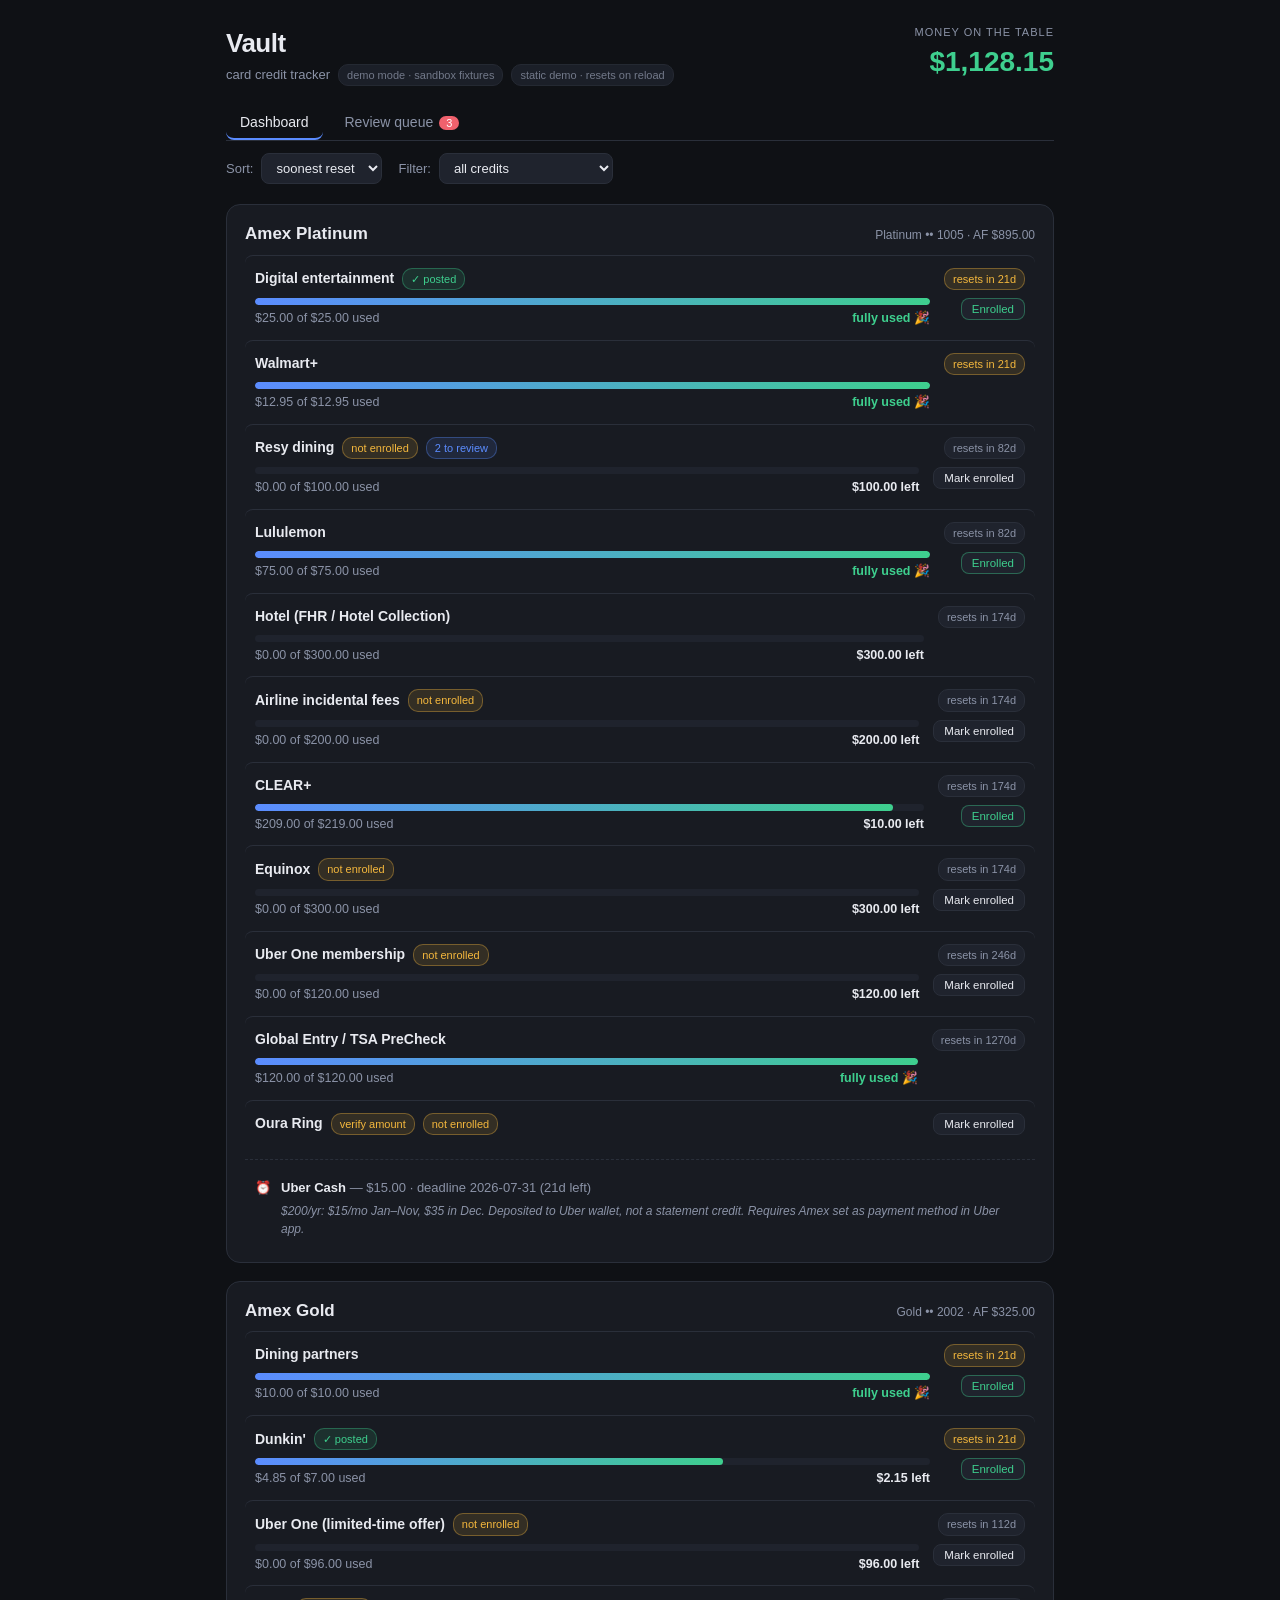
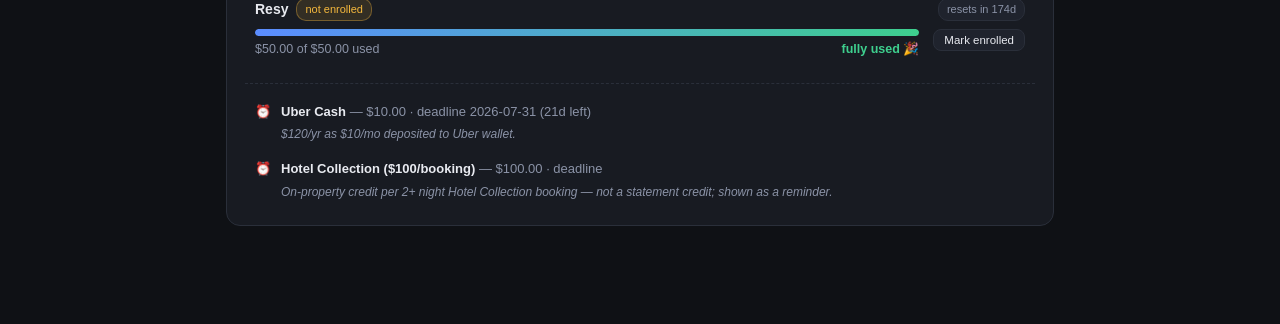
<file: Vault/index.html>
<!doctype html>
<html lang="en">
  <head>
    <meta charset="UTF-8" />
    <meta name="viewport" content="width=device-width, initial-scale=1.0" />
    <title>Vault — Card Credit Tracker</title>
    <script type="module" crossorigin src="./assets/index-BXkoVLEv.js"></script>
    <link rel="stylesheet" crossorigin href="./assets/index-BbCRq8hO.css">
  </head>
  <body>
    <div id="root"></div>
  </body>
</html>
</file>
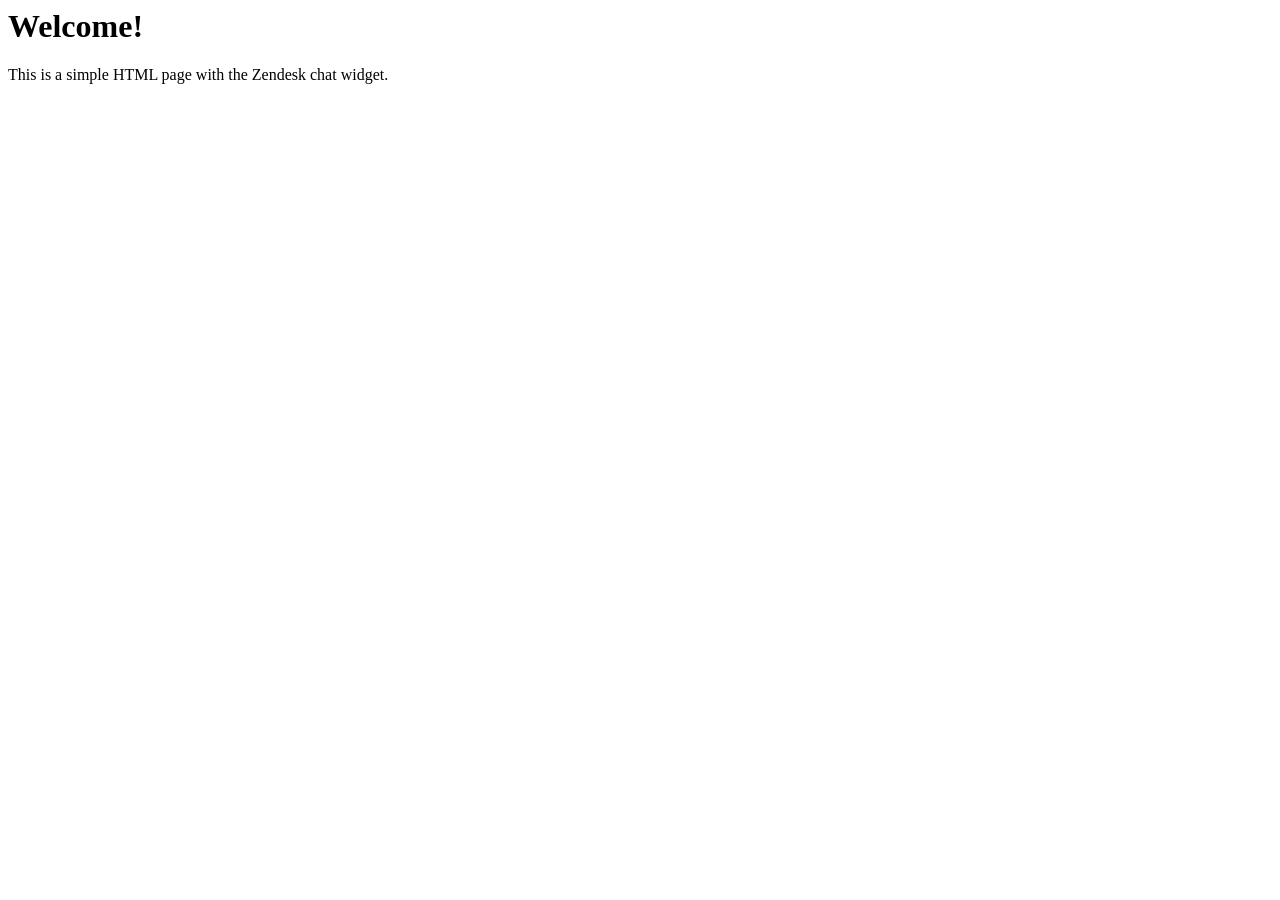
<file: ZendeskChat/index.html>
<html lang="en">
<head>
  <meta charset="UTF-8">
  <meta name="viewport" content="width=device-width, initial-scale=1.0">
  <title>Zendesk Widget Example</title>
</head>
<body>
  <h1>Welcome!</h1>
  <p>This is a simple HTML page with the Zendesk chat widget.</p>

  <!-- Start of pixiebrix-56518 Zendesk Widget script -->
  <script id="ze-snippet" src="https://static.zdassets.com/ekr/snippet.js?key=d5bfd6ac-8f4f-4f46-a5cb-ddfa89d74e42"></script>
  <!-- End of pixiebrix-56518 Zendesk Widget script -->
</body>
</html>
</file>
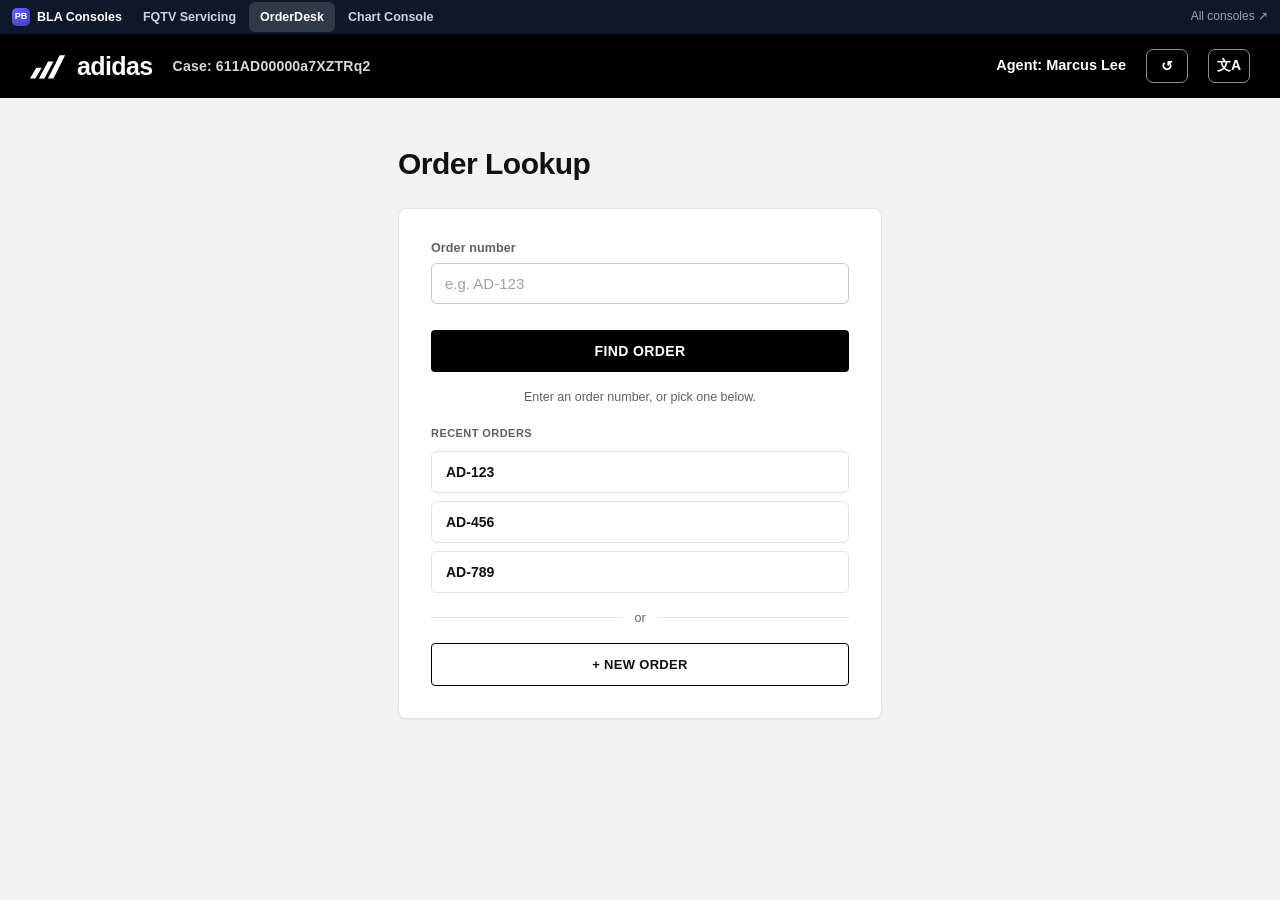
<file: bla-demos/discount/index.html>
<!DOCTYPE html>
<html lang="en">
  <head>
    <meta charset="utf-8" />
    <meta name="viewport" content="width=device-width, initial-scale=1" />
    <title>adidas Order Desk — View Cart</title>
    <link rel="stylesheet" href="../common/switcher.css?v=1" />
    <link rel="stylesheet" href="../common/console.css" />
    <link rel="stylesheet" href="theme.css?v=9" />
  </head>
  <body>
    <nav class="bla-switcher">
      <a class="bla-brand" href="../index.html"><span class="dot">PB</span> BLA Consoles</a>
      <a class="bla-link" href="../loyalty/index.html">FQTV Servicing</a>
      <a class="bla-link active" href="../discount/index.html">OrderDesk</a>
      <a class="bla-link" href="../snooping/index.html">Chart Console</a>
      <span class="bla-sp"></span>
      <a class="bla-home" href="../index.html">All consoles ↗</a>
    </nav>

    <!-- Header -->
    <header class="omobo-header">
      <span class="omobo-logo">
        <svg class="stripes" viewBox="0 0 40 28" fill="currentColor" aria-hidden="true">
          <polygon points="0,28 6,28 13,16 7,16" />
          <polygon points="10,28 16,28 26,9 20,9" />
          <polygon points="20,28 26,28 39,2 33,2" />
        </svg>
        <span class="wordmark">adidas</span>
      </span>
      <span class="case-id">Case: <span id="case-id">611AD00000a7XZTRq2</span></span>
      <div class="spacer"></div>
      <span class="athlete">Agent: <span id="athlete-name">Marcus Lee</span></span>
      <button class="translate-btn" id="btn-reset" title="Reset demo" aria-label="Reset demo">↺</button>
      <button class="translate-btn" title="Translate" aria-label="Translate">文A</button>
    </header>

    <!-- Mod renders modals/banners here -->
    <div id="pbx-overlay-root"></div>

    <!-- ============ ORDER LOOKUP VIEW (first stage) ============ -->
    <div id="lookup-view" hidden>
      <div class="lookup-wrap">
        <h1 class="cart-title">Order Lookup</h1>
        <div class="omobo-card lookup-card">
          <div class="field">
            <label for="order-lookup-input">Order number</label>
            <input id="order-lookup-input" type="text" data-pbx-field="order-number" placeholder="e.g. AD-123" autocomplete="off" />
          </div>
          <button class="btn-omobo-primary block" id="btn-find-order" data-pbx-action="find-order">FIND ORDER</button>
          <div class="lookup-hint" id="lookup-hint">Enter an order number, or pick one below.</div>

          <div class="lookup-orders">
            <div class="lookup-orders-label">Recent orders</div>
            <div id="order-list"></div>
          </div>

          <div class="lookup-divider"><span>or</span></div>
          <button class="btn-omobo-out block" id="btn-new-order" data-pbx-action="new-order">+ New Order</button>
        </div>
      </div>
    </div>
    <!-- ============ /ORDER LOOKUP VIEW ============ -->

    <!-- ============ CART VIEW ============ -->
    <div id="cart-view">
    <div class="cart-topbar">
      <a class="back-link" id="back-to-lookup">‹ Order lookup</a>
      <span class="current-order" id="current-order-id"></span>
    </div>
    <div class="omobo-body">
      <!-- Cart column -->
      <main>
        <div class="omobo-card cart">
          <h1 class="cart-title">View Cart (<span id="cart-count">0</span>)</h1>
          <hr class="cart-rule" />
          <div id="line-items"></div>
          <div class="cart-foot">
            <button class="btn-omobo-muted" id="btn-remove-selected" disabled>
              REMOVE SELECTED ITEMS (<span id="sel-count">0</span>)
            </button>
            <button class="btn-omobo-primary" id="btn-checkout">CHECKOUT</button>
          </div>
        </div>
      </main>

      <!-- Sidebar -->
      <aside>
        <!-- Linked Profile -->
        <div class="omobo-card">
          <div class="sec-head">
            <h2>Linked Profile</h2>
            <div class="spacer"></div>
            <span class="profile-cur">USD($) <span>🇺🇸</span></span>
          </div>
          <div class="sec-pad">
            <div class="profile-name" id="cust-name">Diego Morales</div>
            <div class="profile-line" id="cust-email">dmorales.run@gmail.com</div>
            <div class="profile-line">adiClub Member (<span id="cust-member">6042185530</span>)</div>
            <div class="profile-links">
              <a href="#" onclick="return false">View adidas.com Cart</a>
              <a href="#" onclick="return false">View .com Wishlist</a>
            </div>
          </div>
        </div>

        <!-- Cart Actions (hosts the discount entry) -->
        <div class="omobo-card">
          <div class="sec-head"><h2>Cart Actions</h2></div>
          <div class="sec-pad">
            <div class="applied-note" id="applied-discount" hidden></div>
            <div class="action-btns">
              <button class="btn-omobo-out" id="btn-add-discount">Add Discount</button>
              <button class="btn-omobo-out" id="btn-add-promo">Add Promo Code</button>
            </div>

            <!-- Order discount — whole-number % input (value reads as a plain number) -->
            <div class="disc-form" id="discount-form" hidden>
              <div class="field">
                <label for="discount-value">Order discount (%)</label>
                <input id="discount-value" type="number" data-pbx-field="discount-value" min="0" max="100" step="1" placeholder="e.g. 10" />
              </div>
              <button class="btn primary" id="btn-apply-discount" data-pbx-action="apply-discount" style="margin-top: 6px">
                Apply Discount
              </button>
            </div>

            <!-- Promo code — the first two digits of the code = % off cart total -->
            <div class="disc-form" id="promo-form" hidden>
              <div class="field">
                <label for="promo-code">Promo code</label>
                <input id="promo-code" type="text" data-pbx-field="promo-code" placeholder="e.g. HFH-50OFF" autocomplete="off" />
              </div>
              <button class="btn primary" id="btn-apply-promo" data-pbx-action="apply-promo" style="margin-top: 6px">
                Apply Code
              </button>
            </div>
          </div>
        </div>

        <!-- Totals -->
        <div class="omobo-card">
          <div class="sec-head"><h2>Totals</h2></div>
          <div class="tot-list">
            <div class="tot-row">
              <span class="label">Subtotal</span><span class="lead"></span><span class="val" id="tot-subtotal">$0.00</span>
            </div>
            <div class="tot-row sub">
              <span class="label">Discount</span><span class="lead"></span><span class="val" id="tot-discount">$0.00</span>
            </div>
            <div class="tot-row">
              <span class="label">Shipping (Estimated)</span><span class="lead"></span><span class="val" id="tot-shipping">$0.00</span>
            </div>
            <div class="tot-row sub">
              <span class="label">Discount</span><span class="lead"></span><span class="val" id="tot-ship-discount">$0.00</span>
            </div>
            <div class="tot-row">
              <span class="label">Tax (Estimated)</span><span class="lead"></span><span class="val" id="tot-tax">$0.00</span>
            </div>
            <div class="tot-row strong">
              <span class="label">Order Total</span><span class="lead"></span><span class="val" id="tot-order-total">$0.00</span>
            </div>
            <hr class="tot-divider" />
            <div class="tot-row strong">
              <span class="label">Amount Due</span><span class="lead"></span><span class="val" id="tot-amount-due">$0.00</span>
            </div>
          </div>
        </div>
      </aside>
    </div>
    </div>
    <!-- ============ /CART VIEW ============ -->

    <!-- ============ CHECKOUT VIEW (shipping address) ============ -->
    <div id="checkout-view" hidden>
      <div class="checkout-wrap">
        <a class="back-link" id="back-to-cart">‹ Back to cart</a>
        <h1 class="cart-title">Checkout</h1>
        <div class="checkout-grid">
          <!-- Shipping address form. Fraud signals are mirrored as data-pbx-* attrs. -->
          <main class="omobo-card sec-pad checkout-form" id="checkout-form"
                data-pbx-known-fraud="false" data-pbx-address-reuse-count="0">
            <h2 class="form-head">Shipping address</h2>

            <div class="saved-addr">
              <span class="saved-label">Use a saved address</span>
              <div class="addr-chips">
                <button type="button" class="addr-chip" data-addr="onfile">Home · on file</button>
                <button type="button" class="addr-chip" data-addr="recent">Recent · 14 Maple St</button>
              </div>
            </div>

            <div class="field">
              <label for="ship-name">Full name</label>
              <input id="ship-name" data-pbx-field="ship-name" autocomplete="off" />
            </div>
            <div class="field">
              <label for="ship-street">Street address</label>
              <input id="ship-street" data-pbx-field="ship-street" autocomplete="off" />
            </div>
            <div class="field">
              <label for="ship-apt">Apt / Suite (optional)</label>
              <input id="ship-apt" autocomplete="off" />
            </div>
            <div class="field-3">
              <div class="field">
                <label for="ship-city">City</label>
                <input id="ship-city" data-pbx-field="ship-city" autocomplete="off" />
              </div>
              <div class="field">
                <label for="ship-state">State</label>
                <select id="ship-state" data-pbx-field="ship-state">
                  <option>CA</option><option>OH</option><option>NY</option><option>TX</option>
                  <option>WA</option><option>FL</option><option>IL</option><option>OR</option>
                </select>
              </div>
              <div class="field">
                <label for="ship-zip">ZIP</label>
                <input id="ship-zip" data-pbx-field="ship-zip" autocomplete="off" />
              </div>
            </div>
            <div class="field-2">
              <div class="field">
                <label for="ship-email">Email</label>
                <input id="ship-email" type="email" autocomplete="off" />
              </div>
              <div class="field">
                <label for="ship-phone">Phone</label>
                <input id="ship-phone" autocomplete="off" />
              </div>
            </div>

            <button class="btn-omobo-primary block" id="btn-place-order" data-pbx-action="place-order">
              PLACE ORDER
            </button>
          </main>

          <!-- Order summary -->
          <aside class="omobo-card sec-pad order-summary">
            <h2 class="form-head">Order summary</h2>
            <div class="summary-items" id="summary-items"></div>
            <hr class="tot-divider" />
            <div class="tot-row"><span class="label">Subtotal</span><span class="lead"></span><span class="val" id="co-subtotal">$0.00</span></div>
            <div class="tot-row"><span class="label">Discount</span><span class="lead"></span><span class="val" id="co-discount">$0.00</span></div>
            <div class="tot-row"><span class="label">Shipping</span><span class="lead"></span><span class="val" id="co-shipping">$0.00</span></div>
            <div class="tot-row strong"><span class="label">Order Total</span><span class="lead"></span><span class="val" id="co-total">$0.00</span></div>
          </aside>
        </div>
      </div>
    </div>
    <!-- ============ /CHECKOUT VIEW ============ -->

    <!-- ============ CONFIRMATION VIEW ============ -->
    <div id="confirm-view" hidden>
      <div class="checkout-wrap">
        <div class="omobo-card confirm-card">
          <div class="confirm-check">✓</div>
          <h1>Order placed</h1>
          <p class="confirm-sub" id="confirm-sub"></p>
          <button class="btn-omobo-out" id="confirm-back">Back to start</button>
        </div>
      </div>
    </div>
    <!-- ============ /CONFIRMATION VIEW ============ -->

    <div id="pbx-audit-root"></div>

    <script src="../common/pbx-contract.js"></script>
    <script src="data.js?v=4"></script>
    <script src="app.js?v=14"></script>
  </body>
</html>
</file>
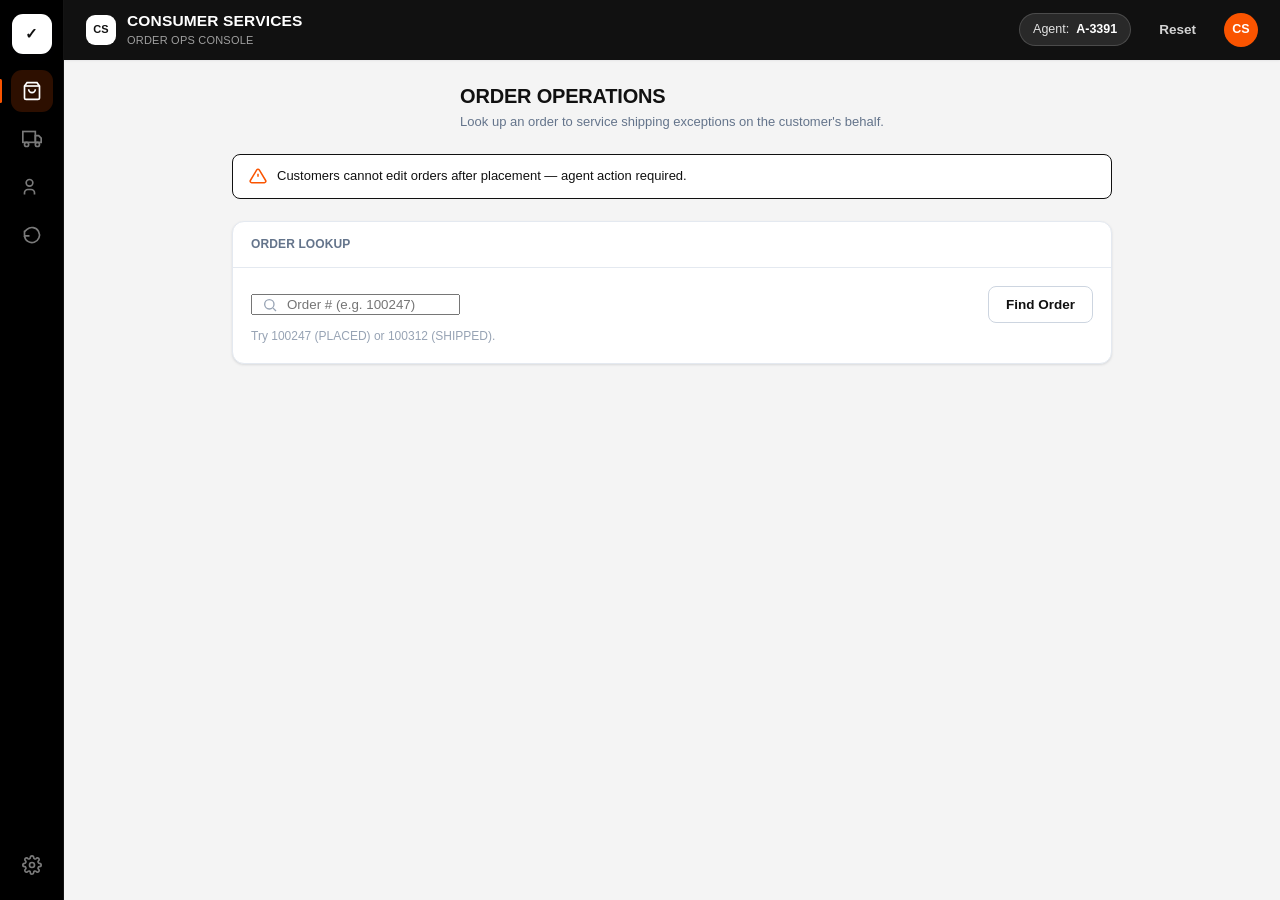
<file: bla-demos/shipping/index.html>
<!DOCTYPE html>
<html lang="en">
  <head>
    <meta charset="utf-8" />
    <meta name="viewport" content="width=device-width, initial-scale=1" />
    <title>Consumer Services — Order Ops</title>
    <link rel="stylesheet" href="../common/console.css" />
    <link rel="stylesheet" href="theme.css" />
  </head>
  <body>
    <div class="app-shell">
      <nav class="nav-rail">
        <div class="brand-mark">✓</div>
        <button class="nav-item active" title="Orders">
          <svg viewBox="0 0 24 24" fill="none" stroke="currentColor" stroke-width="2"><path d="M6 2 3 6v14a2 2 0 0 0 2 2h14a2 2 0 0 0 2-2V6l-3-4z"/><path d="M3 6h18"/><path d="M16 10a4 4 0 0 1-8 0"/></svg>
        </button>
        <button class="nav-item" title="Shipments">
          <svg viewBox="0 0 24 24" fill="none" stroke="currentColor" stroke-width="2"><rect x="1" y="3" width="15" height="13"/><path d="M16 8h4l3 3v5h-7z"/><circle cx="5.5" cy="18.5" r="2.5"/><circle cx="18.5" cy="18.5" r="2.5"/></svg>
        </button>
        <button class="nav-item" title="Members">
          <svg viewBox="0 0 24 24" fill="none" stroke="currentColor" stroke-width="2"><circle cx="9" cy="7" r="4"/><path d="M3 21v-2a4 4 0 0 1 4-4h4a4 4 0 0 1 4 4v2"/></svg>
        </button>
        <button class="nav-item" title="Returns">
          <svg viewBox="0 0 24 24" fill="none" stroke="currentColor" stroke-width="2"><path d="M3 7v6h6"/><path d="M3 13a9 9 0 1 0 3-7.7L3 8"/></svg>
        </button>
        <div class="rail-spacer"></div>
        <button class="nav-item" title="Settings">
          <svg viewBox="0 0 24 24" fill="none" stroke="currentColor" stroke-width="2"><circle cx="12" cy="12" r="3"/><path d="M19.4 15a1.7 1.7 0 0 0 .3 1.9l.1.1a2 2 0 1 1-2.8 2.8l-.1-.1a1.7 1.7 0 0 0-2.9 1.2 2 2 0 1 1-4 0 1.7 1.7 0 0 0-2.9-1.2l-.1.1a2 2 0 1 1-2.8-2.8l.1-.1A1.7 1.7 0 0 0 4.6 15a1.7 1.7 0 0 0-1.5-1H3a2 2 0 1 1 0-4h.1A1.7 1.7 0 0 0 4.6 9a1.7 1.7 0 0 0-.3-1.9l-.1-.1a2 2 0 1 1 2.8-2.8l.1.1A1.7 1.7 0 0 0 9 4.6a1.7 1.7 0 0 0 1-1.5V3a2 2 0 1 1 4 0v.1a1.7 1.7 0 0 0 1 1.5 1.7 1.7 0 0 0 1.9-.3l.1-.1a2 2 0 1 1 2.8 2.8l-.1.1a1.7 1.7 0 0 0-.3 1.9 1.7 1.7 0 0 0 1.5 1h.1a2 2 0 1 1 0 4h-.1a1.7 1.7 0 0 0-1.5 1z"/></svg>
        </button>
      </nav>

      <div class="app-main">
        <header class="app-header">
          <div class="app-name">
            <span class="logo">CS</span>
            <span>Consumer Services<small>Order Ops Console</small></span>
          </div>
          <div class="spacer"></div>
          <div class="header-actions">
            <span class="chip">Agent: <strong id="agent-id">—</strong></span>
            <button class="btn ghost" id="btn-reset">Reset</button>
            <div class="avatar" title="Agent">CS</div>
          </div>
        </header>

        <div id="pbx-overlay-root"></div>

        <div class="page-title">
          <h1>Order Operations</h1>
          <p>Look up an order to service shipping exceptions on the customer's behalf.</p>
        </div>

        <div class="app-body single">
          <main>
            <div class="note-banner">
              <svg viewBox="0 0 24 24" fill="none" stroke="currentColor" stroke-width="2"><path d="M12 9v4"/><path d="M12 17h.01"/><path d="M10.3 3.9 1.8 18a2 2 0 0 0 1.7 3h17a2 2 0 0 0 1.7-3L13.7 3.9a2 2 0 0 0-3.4 0z"/></svg>
              Customers cannot edit orders after placement — agent action required.
            </div>

            <!-- Order lookup -->
            <div class="card">
              <div class="card-head"><h2>Order Lookup</h2></div>
              <div class="card-body">
                <div class="flex">
                  <div class="search-box" style="flex: 1">
                    <svg viewBox="0 0 24 24" fill="none" stroke="currentColor" stroke-width="2"><circle cx="11" cy="11" r="7"/><path d="m21 21-4.3-4.3"/></svg>
                    <input id="order-lookup" type="text" placeholder="Order # (e.g. 100247)" autocomplete="off" />
                  </div>
                  <button class="btn" id="btn-lookup">Find Order</button>
                </div>
                <div class="hint" id="lookup-hint">Try 100247 (PLACED) or 100312 (SHIPPED).</div>
              </div>
            </div>

            <!-- Order detail -->
            <div id="order-detail"></div>
          </main>
        </div>

        <div id="pbx-audit-root"></div>
      </div>
    </div>

    <script src="../common/pbx-contract.js"></script>
    <script src="data.js"></script>
    <script src="app.js"></script>
  </body>
</html>
</file>
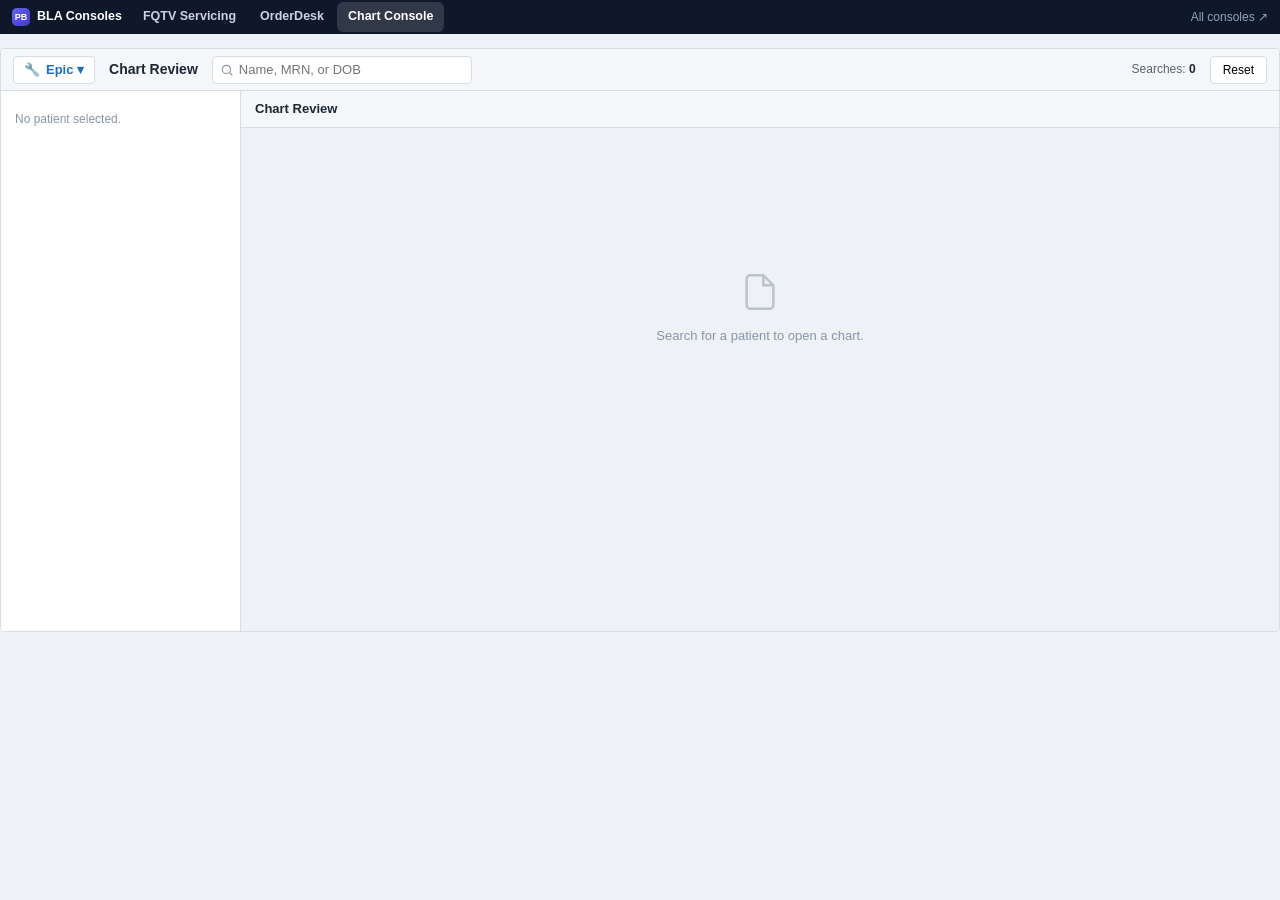
<file: bla-demos/snooping/index.html>
<!DOCTYPE html>
<html lang="en">
  <head>
    <meta charset="utf-8" />
    <meta name="viewport" content="width=device-width, initial-scale=1" />
    <title>Chart Console</title>
    <link rel="stylesheet" href="../common/switcher.css?v=1" />
    <link rel="stylesheet" href="styles.css?v=3" />
  </head>
  <body>
    <nav class="bla-switcher">
      <a class="bla-brand" href="../index.html"><span class="dot">PB</span> BLA Consoles</a>
      <a class="bla-link" href="../loyalty/index.html">FQTV Servicing</a>
      <a class="bla-link" href="../discount/index.html">OrderDesk</a>
      <a class="bla-link active" href="../snooping/index.html">Chart Console</a>
      <span class="bla-sp"></span>
      <a class="bla-home" href="../index.html">All consoles ↗</a>
    </nav>

    <div class="epic-app">
      <!-- Top toolbar -->
      <div class="toolbar">
        <button class="epic-menu" id="epic-menu"><span class="wrench">🔧</span> Epic ▾</button>
        <span class="activity-title">Chart Review</span>
        <div class="lookup">
          <svg viewBox="0 0 24 24" fill="none" stroke="currentColor" stroke-width="2"><circle cx="11" cy="11" r="7" /><path d="m21 21-4.3-4.3" /></svg>
          <input id="patient-search" data-pbx-field="patient-search" placeholder="Name, MRN, or DOB" autocomplete="off" />
          <div class="search-results" id="search-results" hidden></div>
        </div>
        <div class="spacer"></div>

        <!-- Active-call status removed from the UI. Hidden hook retained so the
             PixieBrix mod / real SF Service Cloud Voice can drive transaction-match. -->
        <span id="softphone" data-pbx-active-call-patient="" hidden></span>

        <span class="search-counter">Searches: <strong id="search-counter" data-pbx-field="search-count-session">0</strong></span>
        <button class="btn-reset" id="btn-reset">Reset</button>
      </div>

      <!-- Body -->
      <div class="epic-body">
        <!-- Storyboard (pinned left) -->
        <aside class="storyboard" id="storyboard">
          <div class="sb-empty">No patient selected.</div>
        </aside>

        <!-- Chart Review work area -->
        <main class="workarea">
          <div class="activity-head">Chart Review</div>

          <!-- Empty state (no chart open) -->
          <div class="empty-state" id="empty-state">
            <div>
              <svg viewBox="0 0 24 24" fill="none" stroke="currentColor" stroke-width="1.5"><path d="M14 2H6a2 2 0 0 0-2 2v16a2 2 0 0 0 2 2h12a2 2 0 0 0 2-2V8z" /><path d="M14 2v6h6" /></svg>
              <div>Search for a patient to open a chart.</div>
            </div>
          </div>

          <!-- Chart container (carries the contract data attributes) -->
          <div id="patient-chart" data-pbx-record-id="" data-pbx-restricted="" data-pbx-transaction-match="" hidden>
            <div class="tab-ribbon" id="tab-ribbon">
              <button data-tab="encounters" class="active">Encounters</button>
              <button data-tab="notes">Notes</button>
              <button data-tab="labs">Labs</button>
              <button data-tab="imaging">Imaging</button>
              <button data-tab="meds">Meds</button>
            </div>
            <div class="tab-panels">
              <div class="tab-panel" data-tab="encounters">
                <table class="enc">
                  <thead>
                    <tr><th>Date</th><th>Type</th><th>Department</th><th>Provider</th><th>Diagnosis</th></tr>
                  </thead>
                  <tbody id="enc-body"></tbody>
                </table>
                <div class="enc-empty" id="enc-empty" hidden>No data to display.</div>
              </div>
              <div class="tab-panel" data-tab="notes" hidden>
                <div class="stub">
                  <div class="stub-row">14JUN · Progress Note · Cardiology · <span data-pbx-mask data-pbx-phi="problem">Dr. Lee</span></div>
                  <div class="stub-row">02MAY · Telephone Encounter · Primary care · Dr. Osei</div>
                </div>
              </div>
              <div class="tab-panel" data-tab="labs" hidden>
                <div class="stub">
                  <div class="stub-row">A1c — <span data-pbx-mask data-pbx-phi="problem">7.4%</span> · 12JUN</div>
                  <div class="stub-row">Lipid panel — <span data-pbx-mask data-pbx-phi="problem">LDL 132</span> · 12JUN</div>
                </div>
              </div>
              <div class="tab-panel" data-tab="imaging" hidden>
                <div class="stub">No imaging on file.</div>
              </div>
              <div class="tab-panel" data-tab="meds" hidden>
                <div class="stub" id="meds-stub">—</div>
              </div>
            </div>
          </div>

          <!-- Mount points (mod renders here; empty by default) -->
          <div class="mounts">
            <div id="pbx-overlay-root"></div>
            <div id="pbx-audit-root"></div>
          </div>
        </main>
      </div>
    </div>

    <script src="../common/pbx-contract.js?v=3"></script>
    <script src="data.js?v=3"></script>
    <script src="app.js?v=5"></script>
  </body>
</html>
</file>
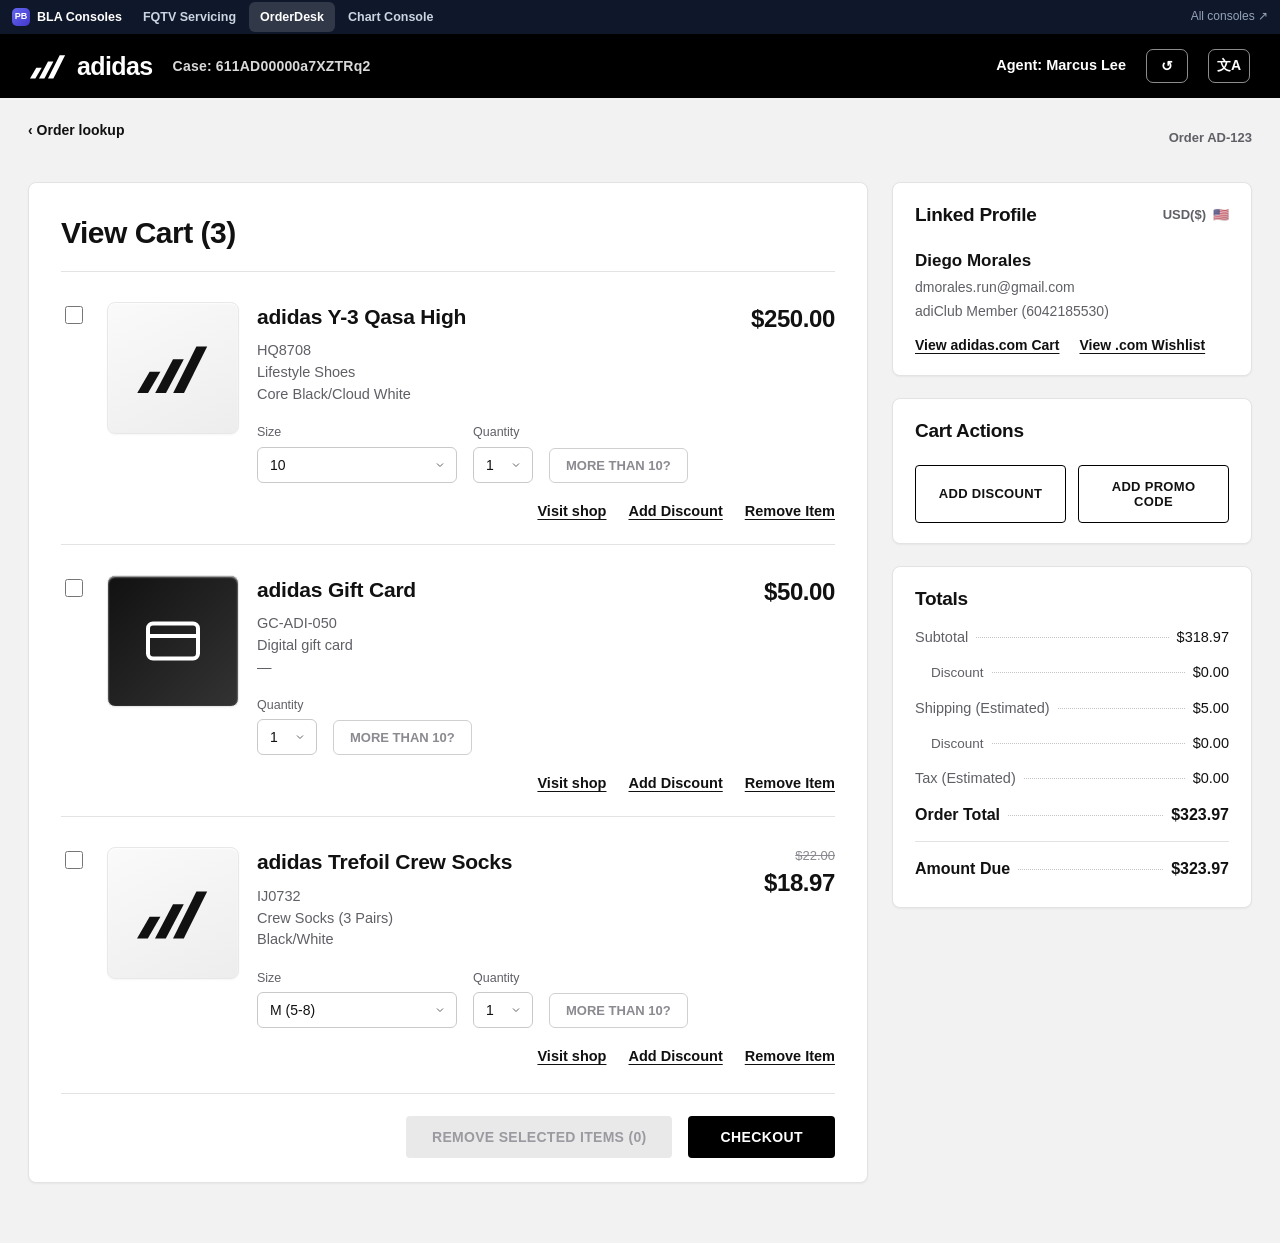
<file: bla-demos/discount/orders/ad-123/index.html>
<!DOCTYPE html>
<html lang="en">
  <head>
    <base href="../../" />
    <meta charset="utf-8" />
    <meta name="viewport" content="width=device-width, initial-scale=1" />
    <title>adidas Order Desk — View Cart</title>
    <link rel="stylesheet" href="../common/switcher.css?v=1" />
    <link rel="stylesheet" href="../common/console.css" />
    <link rel="stylesheet" href="theme.css?v=9" />
  </head>
  <body>
    <nav class="bla-switcher">
      <a class="bla-brand" href="../index.html"><span class="dot">PB</span> BLA Consoles</a>
      <a class="bla-link" href="../loyalty/index.html">FQTV Servicing</a>
      <a class="bla-link active" href="../discount/index.html">OrderDesk</a>
      <a class="bla-link" href="../snooping/index.html">Chart Console</a>
      <span class="bla-sp"></span>
      <a class="bla-home" href="../index.html">All consoles ↗</a>
    </nav>

    <!-- Header -->
    <header class="omobo-header">
      <span class="omobo-logo">
        <svg class="stripes" viewBox="0 0 40 28" fill="currentColor" aria-hidden="true">
          <polygon points="0,28 6,28 13,16 7,16" />
          <polygon points="10,28 16,28 26,9 20,9" />
          <polygon points="20,28 26,28 39,2 33,2" />
        </svg>
        <span class="wordmark">adidas</span>
      </span>
      <span class="case-id">Case: <span id="case-id">611AD00000a7XZTRq2</span></span>
      <div class="spacer"></div>
      <span class="athlete">Agent: <span id="athlete-name">Marcus Lee</span></span>
      <button class="translate-btn" id="btn-reset" title="Reset demo" aria-label="Reset demo">↺</button>
      <button class="translate-btn" title="Translate" aria-label="Translate">文A</button>
    </header>

    <!-- Mod renders modals/banners here -->
    <div id="pbx-overlay-root"></div>

    <!-- ============ ORDER LOOKUP VIEW (first stage) ============ -->
    <div id="lookup-view" hidden>
      <div class="lookup-wrap">
        <h1 class="cart-title">Order Lookup</h1>
        <div class="omobo-card lookup-card">
          <div class="field">
            <label for="order-lookup-input">Order number</label>
            <input id="order-lookup-input" type="text" data-pbx-field="order-number" placeholder="e.g. AD-123" autocomplete="off" />
          </div>
          <button class="btn-omobo-primary block" id="btn-find-order" data-pbx-action="find-order">FIND ORDER</button>
          <div class="lookup-hint" id="lookup-hint">Enter an order number, or pick one below.</div>

          <div class="lookup-orders">
            <div class="lookup-orders-label">Recent orders</div>
            <div id="order-list"></div>
          </div>

          <div class="lookup-divider"><span>or</span></div>
          <button class="btn-omobo-out block" id="btn-new-order" data-pbx-action="new-order">+ New Order</button>
        </div>
      </div>
    </div>
    <!-- ============ /ORDER LOOKUP VIEW ============ -->

    <!-- ============ CART VIEW ============ -->
    <div id="cart-view">
    <div class="cart-topbar">
      <a class="back-link" id="back-to-lookup">‹ Order lookup</a>
      <span class="current-order" id="current-order-id"></span>
    </div>
    <div class="omobo-body">
      <!-- Cart column -->
      <main>
        <div class="omobo-card cart">
          <h1 class="cart-title">View Cart (<span id="cart-count">0</span>)</h1>
          <hr class="cart-rule" />
          <div id="line-items"></div>
          <div class="cart-foot">
            <button class="btn-omobo-muted" id="btn-remove-selected" disabled>
              REMOVE SELECTED ITEMS (<span id="sel-count">0</span>)
            </button>
            <button class="btn-omobo-primary" id="btn-checkout">CHECKOUT</button>
          </div>
        </div>
      </main>

      <!-- Sidebar -->
      <aside>
        <!-- Linked Profile -->
        <div class="omobo-card">
          <div class="sec-head">
            <h2>Linked Profile</h2>
            <div class="spacer"></div>
            <span class="profile-cur">USD($) <span>🇺🇸</span></span>
          </div>
          <div class="sec-pad">
            <div class="profile-name" id="cust-name">Diego Morales</div>
            <div class="profile-line" id="cust-email">dmorales.run@gmail.com</div>
            <div class="profile-line">adiClub Member (<span id="cust-member">6042185530</span>)</div>
            <div class="profile-links">
              <a href="#" onclick="return false">View adidas.com Cart</a>
              <a href="#" onclick="return false">View .com Wishlist</a>
            </div>
          </div>
        </div>

        <!-- Cart Actions (hosts the discount entry) -->
        <div class="omobo-card">
          <div class="sec-head"><h2>Cart Actions</h2></div>
          <div class="sec-pad">
            <div class="applied-note" id="applied-discount" hidden></div>
            <div class="action-btns">
              <button class="btn-omobo-out" id="btn-add-discount">Add Discount</button>
              <button class="btn-omobo-out" id="btn-add-promo">Add Promo Code</button>
            </div>

            <!-- Order discount — whole-number % input (value reads as a plain number) -->
            <div class="disc-form" id="discount-form" hidden>
              <div class="field">
                <label for="discount-value">Order discount (%)</label>
                <input id="discount-value" type="number" data-pbx-field="discount-value" min="0" max="100" step="1" placeholder="e.g. 10" />
              </div>
              <button class="btn primary" id="btn-apply-discount" data-pbx-action="apply-discount" style="margin-top: 6px">
                Apply Discount
              </button>
            </div>

            <!-- Promo code — the first two digits of the code = % off cart total -->
            <div class="disc-form" id="promo-form" hidden>
              <div class="field">
                <label for="promo-code">Promo code</label>
                <input id="promo-code" type="text" data-pbx-field="promo-code" placeholder="e.g. HFH-50OFF" autocomplete="off" />
              </div>
              <button class="btn primary" id="btn-apply-promo" data-pbx-action="apply-promo" style="margin-top: 6px">
                Apply Code
              </button>
            </div>
          </div>
        </div>

        <!-- Totals -->
        <div class="omobo-card">
          <div class="sec-head"><h2>Totals</h2></div>
          <div class="tot-list">
            <div class="tot-row">
              <span class="label">Subtotal</span><span class="lead"></span><span class="val" id="tot-subtotal">$0.00</span>
            </div>
            <div class="tot-row sub">
              <span class="label">Discount</span><span class="lead"></span><span class="val" id="tot-discount">$0.00</span>
            </div>
            <div class="tot-row">
              <span class="label">Shipping (Estimated)</span><span class="lead"></span><span class="val" id="tot-shipping">$0.00</span>
            </div>
            <div class="tot-row sub">
              <span class="label">Discount</span><span class="lead"></span><span class="val" id="tot-ship-discount">$0.00</span>
            </div>
            <div class="tot-row">
              <span class="label">Tax (Estimated)</span><span class="lead"></span><span class="val" id="tot-tax">$0.00</span>
            </div>
            <div class="tot-row strong">
              <span class="label">Order Total</span><span class="lead"></span><span class="val" id="tot-order-total">$0.00</span>
            </div>
            <hr class="tot-divider" />
            <div class="tot-row strong">
              <span class="label">Amount Due</span><span class="lead"></span><span class="val" id="tot-amount-due">$0.00</span>
            </div>
          </div>
        </div>
      </aside>
    </div>
    </div>
    <!-- ============ /CART VIEW ============ -->

    <!-- ============ CHECKOUT VIEW (shipping address) ============ -->
    <div id="checkout-view" hidden>
      <div class="checkout-wrap">
        <a class="back-link" id="back-to-cart">‹ Back to cart</a>
        <h1 class="cart-title">Checkout</h1>
        <div class="checkout-grid">
          <!-- Shipping address form. Fraud signals are mirrored as data-pbx-* attrs. -->
          <main class="omobo-card sec-pad checkout-form" id="checkout-form"
                data-pbx-known-fraud="false" data-pbx-address-reuse-count="0">
            <h2 class="form-head">Shipping address</h2>

            <div class="saved-addr">
              <span class="saved-label">Use a saved address</span>
              <div class="addr-chips">
                <button type="button" class="addr-chip" data-addr="onfile">Home · on file</button>
                <button type="button" class="addr-chip" data-addr="recent">Recent · 14 Maple St</button>
              </div>
            </div>

            <div class="field">
              <label for="ship-name">Full name</label>
              <input id="ship-name" data-pbx-field="ship-name" autocomplete="off" />
            </div>
            <div class="field">
              <label for="ship-street">Street address</label>
              <input id="ship-street" data-pbx-field="ship-street" autocomplete="off" />
            </div>
            <div class="field">
              <label for="ship-apt">Apt / Suite (optional)</label>
              <input id="ship-apt" autocomplete="off" />
            </div>
            <div class="field-3">
              <div class="field">
                <label for="ship-city">City</label>
                <input id="ship-city" data-pbx-field="ship-city" autocomplete="off" />
              </div>
              <div class="field">
                <label for="ship-state">State</label>
                <select id="ship-state" data-pbx-field="ship-state">
                  <option>CA</option><option>OH</option><option>NY</option><option>TX</option>
                  <option>WA</option><option>FL</option><option>IL</option><option>OR</option>
                </select>
              </div>
              <div class="field">
                <label for="ship-zip">ZIP</label>
                <input id="ship-zip" data-pbx-field="ship-zip" autocomplete="off" />
              </div>
            </div>
            <div class="field-2">
              <div class="field">
                <label for="ship-email">Email</label>
                <input id="ship-email" type="email" autocomplete="off" />
              </div>
              <div class="field">
                <label for="ship-phone">Phone</label>
                <input id="ship-phone" autocomplete="off" />
              </div>
            </div>

            <button class="btn-omobo-primary block" id="btn-place-order" data-pbx-action="place-order">
              PLACE ORDER
            </button>
          </main>

          <!-- Order summary -->
          <aside class="omobo-card sec-pad order-summary">
            <h2 class="form-head">Order summary</h2>
            <div class="summary-items" id="summary-items"></div>
            <hr class="tot-divider" />
            <div class="tot-row"><span class="label">Subtotal</span><span class="lead"></span><span class="val" id="co-subtotal">$0.00</span></div>
            <div class="tot-row"><span class="label">Discount</span><span class="lead"></span><span class="val" id="co-discount">$0.00</span></div>
            <div class="tot-row"><span class="label">Shipping</span><span class="lead"></span><span class="val" id="co-shipping">$0.00</span></div>
            <div class="tot-row strong"><span class="label">Order Total</span><span class="lead"></span><span class="val" id="co-total">$0.00</span></div>
          </aside>
        </div>
      </div>
    </div>
    <!-- ============ /CHECKOUT VIEW ============ -->

    <!-- ============ CONFIRMATION VIEW ============ -->
    <div id="confirm-view" hidden>
      <div class="checkout-wrap">
        <div class="omobo-card confirm-card">
          <div class="confirm-check">✓</div>
          <h1>Order placed</h1>
          <p class="confirm-sub" id="confirm-sub"></p>
          <button class="btn-omobo-out" id="confirm-back">Back to start</button>
        </div>
      </div>
    </div>
    <!-- ============ /CONFIRMATION VIEW ============ -->

    <div id="pbx-audit-root"></div>

    <script src="../common/pbx-contract.js"></script>
    <script src="data.js?v=4"></script>
    <script src="app.js?v=15"></script>
  </body>
</html>
</file>
<file: Vault/assets/index-BbCRq8hO.css>
:root{--bg: #0f1115;--panel: #181b22;--panel-2: #1f232d;--text: #e8eaf0;--muted: #8b93a7;--accent: #5b8cff;--green: #3ecf8e;--amber: #f5b83d;--red: #f0616d;--border: #2a2f3a}*{box-sizing:border-box}body{margin:0;background:var(--bg);color:var(--text);font:15px/1.5 -apple-system,BlinkMacSystemFont,Segoe UI,Roboto,sans-serif}.app{max-width:860px;margin:0 auto;padding:24px 16px 80px}header{display:flex;justify-content:space-between;align-items:flex-start;gap:16px;flex-wrap:wrap}h1{margin:0;font-size:26px;letter-spacing:-.5px}.subtitle{color:var(--muted);font-size:13px;display:inline-flex;gap:8px;align-items:center}.header-right{display:flex;align-items:center;gap:16px}.total{text-align:right}.total-label{display:block;font-size:11px;text-transform:uppercase;letter-spacing:1px;color:var(--muted)}.total-value{font-size:28px;font-weight:700;color:var(--green)}nav{display:flex;gap:8px;margin:20px 0 12px;border-bottom:1px solid var(--border)}nav button{background:none;border:none;color:var(--muted);padding:8px 14px;font-size:14px;cursor:pointer;border-bottom:2px solid transparent}nav button.active{color:var(--text);border-bottom-color:var(--accent)}.badge{background:var(--red);color:#fff;border-radius:10px;font-size:11px;padding:1px 7px;margin-left:6px}button{background:var(--panel-2);color:var(--text);border:1px solid var(--border);border-radius:8px;padding:7px 14px;font-size:13px;cursor:pointer}button:hover{border-color:var(--accent)}button.ghost{background:none;border-color:transparent;color:var(--muted)}select{background:var(--panel-2);color:var(--text);border:1px solid var(--border);border-radius:8px;padding:6px 10px;font-size:13px}.controls{display:flex;gap:16px;margin:8px 0 20px;color:var(--muted);font-size:13px}.controls label{display:flex;align-items:center;gap:8px}.card-section{background:var(--panel);border:1px solid var(--border);border-radius:14px;padding:16px 18px;margin-bottom:18px}.card-head{display:flex;justify-content:space-between;align-items:baseline;margin-bottom:8px}.card-head h2{margin:0;font-size:17px}.card-meta{color:var(--muted);font-size:12px}.credit-row{display:flex;justify-content:space-between;gap:14px;padding:12px 10px;border-top:1px solid var(--border);cursor:pointer;border-radius:8px}.credit-row:hover{background:var(--panel-2)}.credit-row.retired{opacity:.5}.credit-main{flex:1;min-width:0}.credit-name{font-weight:600;font-size:14px;display:flex;align-items:center;gap:8px;flex-wrap:wrap}.credit-amounts{display:flex;justify-content:space-between;font-size:12.5px;color:var(--muted);margin-top:4px}.credit-amounts strong{color:var(--text)}.credit-amounts strong.done{color:var(--green)}.credit-side{display:flex;flex-direction:column;align-items:flex-end;gap:8px;flex-shrink:0}.bar{height:7px;background:var(--panel-2);border-radius:4px;margin-top:8px;overflow:hidden}.bar-fill{height:100%;background:linear-gradient(90deg,var(--accent),var(--green));border-radius:4px}.chip{font-size:11px;padding:2px 8px;border-radius:10px;white-space:nowrap;background:var(--panel-2);color:var(--muted);border:1px solid var(--border);font-weight:500}.chip.urgent{background:#f0616d26;color:var(--red);border-color:#f0616d66}.chip.soon,.chip.warn{background:#f5b83d1f;color:var(--amber);border-color:#f5b83d59}.chip.ok{background:#3ecf8e1f;color:var(--green);border-color:#3ecf8e59}.chip.review{background:#5b8cff1f;color:var(--accent);border-color:#5b8cff59}.chip.muted{opacity:.8}.enroll-btn{font-size:11.5px;padding:4px 10px}.enroll-btn.on{color:var(--green);border-color:#3ecf8e66}.reminders{margin-top:12px;border-top:1px dashed var(--border);padding-top:10px}.reminder{display:flex;gap:10px;padding:8px 10px;font-size:13px;color:var(--muted)}.reminder strong{color:var(--text)}.reminder-icon{flex-shrink:0}.review-list{display:flex;flex-direction:column;gap:10px}.review-item{background:var(--panel);border:1px solid var(--border);border-radius:12px;padding:14px 16px;display:flex;justify-content:space-between;gap:14px;flex-wrap:wrap}.review-merchant{font-weight:600}.review-meta{color:var(--muted);font-size:12.5px;display:flex;gap:8px;align-items:center;flex-wrap:wrap;margin-top:2px}.review-reason{color:var(--muted);font-size:12px;font-style:italic;margin-top:4px}.review-actions{display:flex;gap:8px;align-items:center}.empty{color:var(--muted);text-align:center;padding:30px 0}.error{color:var(--red)}.modal-backdrop{position:fixed;top:0;right:0;bottom:0;left:0;background:#0009;display:flex;align-items:center;justify-content:center;padding:20px;z-index:10}.modal{background:var(--panel);border:1px solid var(--border);border-radius:14px;padding:20px 22px;max-width:560px;width:100%;max-height:80vh;overflow-y:auto}.modal-head{display:flex;justify-content:space-between;align-items:center}.modal-head h3{margin:0}.modal h4{margin:18px 0 8px;font-size:13px;text-transform:uppercase;letter-spacing:.5px;color:var(--muted)}.notes{color:var(--muted);font-size:13px}.alloc-row{display:flex;justify-content:space-between;gap:10px;padding:8px 0;border-top:1px solid var(--border);font-size:13.5px;flex-wrap:wrap}.alloc-row .chip{margin-left:8px}
</file>
<file: bla-demos/common/switcher.css>
/*
 * switcher.css — slim top-level "console switcher" bar shared by all demo apps.
 * It is plain top-level DOM (no iframe) so PixieBrix selects app elements cleanly.
 * Each app includes this bar at the very top of <body> and marks its own link active.
 */
.bla-switcher {
  display: flex;
  align-items: center;
  gap: 2px;
  height: 34px;
  padding: 0 12px;
  background: #0f172a;
  color: #cbd5e1;
  font-family: "Inter", -apple-system, BlinkMacSystemFont, "Segoe UI", Roboto, Helvetica, Arial, sans-serif;
  font-size: 12.5px;
  font-weight: 600;
}
.bla-switcher .bla-brand {
  display: inline-flex;
  align-items: center;
  gap: 7px;
  color: #fff;
  text-decoration: none;
  font-weight: 700;
  margin-right: 8px;
  white-space: nowrap;
}
.bla-switcher .bla-brand .dot {
  width: 18px;
  height: 18px;
  border-radius: 5px;
  background: linear-gradient(135deg, #6366f1, #4338ca);
  display: grid;
  place-items: center;
  font-size: 9px;
  font-weight: 800;
  color: #fff;
}
.bla-switcher a.bla-link {
  color: #cbd5e1;
  text-decoration: none;
  padding: 6px 11px;
  border-radius: 6px;
  white-space: nowrap;
}
.bla-switcher a.bla-link:hover {
  background: rgba(255, 255, 255, 0.08);
  color: #fff;
}
.bla-switcher a.bla-link.active {
  background: rgba(255, 255, 255, 0.14);
  color: #fff;
}
.bla-switcher .bla-sp {
  flex: 1;
}
.bla-switcher .bla-home {
  color: #94a3b8;
  text-decoration: none;
  font-size: 12px;
  font-weight: 500;
}
.bla-switcher .bla-home:hover {
  color: #fff;
}
</file>
<file: bla-demos/common/console.css>
/*
 * console.css — shared "agent console" design system for the BLA demo apps.
 * Plain CSS, no build step. Provides an app shell (left nav rail + header),
 * cards, tables, forms, buttons, badges, and the PixieBrix mount points.
 * Each app layers its own brand palette via /<app>/theme.css (loaded after this).
 *
 * Theme hooks (override these in a per-app theme.css):
 *   --brand, --brand-dark, --brand-soft, --accent
 *   --rail-bg, --rail-fg, --rail-fg-muted, --rail-active-bg, --rail-active-fg, --rail-border
 *   --header-bg, --header-fg, --header-border, --logo-bg, --logo-fg
 *   --font, --font-display, --radius
 */

:root {
  /* Neutral base — themes override the brand block */
  --bg: #f1f4f9;
  --surface: #ffffff;
  --surface-2: #f7f9fc;
  --surface-3: #eef2f7;
  --border: #e4e9f0;
  --border-strong: #cdd5e0;
  --text: #1a2233;
  --text-muted: #64748b;
  --text-faint: #97a3b4;

  --brand: #2563eb;
  --brand-dark: #1d4ed8;
  --brand-soft: #eef4ff;
  --accent: #2563eb;

  --good: #15a34a;
  --good-soft: #effdf3;
  --warn: #d97706;
  --warn-soft: #fff8eb;
  --danger: #dc2626;
  --danger-soft: #fef2f2;

  --radius: 12px;
  --radius-sm: 8px;
  --radius-xs: 6px;
  --shadow-xs: 0 1px 2px rgba(15, 23, 42, 0.06);
  --shadow: 0 1px 3px rgba(15, 23, 42, 0.08), 0 1px 2px rgba(15, 23, 42, 0.04);
  --shadow-md: 0 4px 14px rgba(15, 23, 42, 0.1);
  --shadow-lg: 0 18px 50px rgba(15, 23, 42, 0.24);

  --mono: ui-monospace, SFMono-Regular, "SF Mono", Menlo, Consolas, monospace;
  --font: "Inter", -apple-system, BlinkMacSystemFont, "Segoe UI", Roboto, Helvetica, Arial, sans-serif;
  --font-display: var(--font);

  /* Shell defaults (themes override) */
  --rail-bg: #0f172a;
  --rail-fg: #e2e8f0;
  --rail-fg-muted: #7c8aa3;
  --rail-active-bg: rgba(255, 255, 255, 0.12);
  --rail-active-fg: #ffffff;
  --rail-border: rgba(255, 255, 255, 0.08);
  --header-bg: #ffffff;
  --header-fg: var(--text);
  --header-border: var(--border);
  --logo-bg: linear-gradient(135deg, var(--brand), var(--brand-dark));
  --logo-fg: #ffffff;
}

* {
  box-sizing: border-box;
}
html,
body {
  margin: 0;
  padding: 0;
  height: 100%;
}
body {
  font-family: var(--font);
  background: var(--bg);
  color: var(--text);
  font-size: 14px;
  line-height: 1.45;
  -webkit-font-smoothing: antialiased;
  text-rendering: optimizeLegibility;
}

/* =================== App shell =================== */
.app-shell {
  display: flex;
  min-height: 100vh;
}

/* ---- Left nav rail ---- */
.nav-rail {
  width: 64px;
  flex: 0 0 64px;
  background: var(--rail-bg);
  border-right: 1px solid var(--rail-border);
  display: flex;
  flex-direction: column;
  align-items: center;
  gap: 6px;
  padding: 14px 0;
  position: sticky;
  top: 0;
  height: 100vh;
  z-index: 60;
}

.nav-rail .brand-mark {
  width: 40px;
  height: 40px;
  border-radius: 11px;
  background: var(--logo-bg);
  color: var(--logo-fg);
  display: grid;
  place-items: center;
  font-weight: 800;
  font-size: 15px;
  font-family: var(--font-display);
  margin-bottom: 10px;
  box-shadow: var(--shadow-md);
}

.nav-rail .nav-item {
  width: 42px;
  height: 42px;
  border-radius: 11px;
  display: grid;
  place-items: center;
  color: var(--rail-fg-muted);
  cursor: pointer;
  border: none;
  background: transparent;
  transition: background 0.12s, color 0.12s;
  position: relative;
}
.nav-rail .nav-item:hover {
  color: var(--rail-fg);
  background: var(--rail-active-bg);
}
.nav-rail .nav-item.active {
  color: var(--rail-active-fg);
  background: var(--rail-active-bg);
}
.nav-rail .nav-item.active::before {
  content: "";
  position: absolute;
  left: -12px;
  top: 9px;
  bottom: 9px;
  width: 3px;
  border-radius: 3px;
  background: var(--accent);
}
.nav-rail .nav-item svg {
  width: 20px;
  height: 20px;
}
.nav-rail .rail-spacer {
  flex: 1;
}

/* ---- Main column ---- */
.app-main {
  flex: 1;
  min-width: 0;
  display: flex;
  flex-direction: column;
}

/* =================== Header =================== */
.app-header {
  display: flex;
  align-items: center;
  gap: 14px;
  padding: 0 22px;
  height: 60px;
  background: var(--header-bg);
  color: var(--header-fg);
  border-bottom: 1px solid var(--header-border);
  box-shadow: var(--shadow-xs);
  position: sticky;
  top: 0;
  z-index: 50;
}

.app-header .app-name {
  font-size: 15.5px;
  font-weight: 700;
  letter-spacing: -0.01em;
  font-family: var(--font-display);
  display: flex;
  align-items: center;
  gap: 11px;
  color: inherit;
}
.app-header .app-name small {
  display: block;
  font-size: 11px;
  font-weight: 500;
  letter-spacing: 0.02em;
  opacity: 0.6;
  margin-top: 1px;
}
.app-header .app-name .logo {
  width: 30px;
  height: 30px;
  border-radius: 9px;
  background: var(--logo-bg);
  color: var(--logo-fg);
  display: grid;
  place-items: center;
  font-size: 13px;
  font-weight: 800;
  flex: 0 0 auto;
}
.app-header .spacer {
  flex: 1;
}
.app-header .header-actions {
  display: flex;
  align-items: center;
  gap: 10px;
}

.icon-btn {
  width: 36px;
  height: 36px;
  border-radius: 9px;
  border: 1px solid transparent;
  background: transparent;
  color: var(--text-muted);
  display: grid;
  place-items: center;
  cursor: pointer;
}
.icon-btn:hover {
  background: var(--surface-3);
  color: var(--text);
}
.icon-btn svg {
  width: 18px;
  height: 18px;
}

.avatar {
  width: 34px;
  height: 34px;
  border-radius: 50%;
  background: linear-gradient(135deg, var(--brand), var(--brand-dark));
  color: #fff;
  display: grid;
  place-items: center;
  font-weight: 700;
  font-size: 12.5px;
  flex: 0 0 auto;
}

/* =================== Chips =================== */
.chip {
  display: inline-flex;
  align-items: center;
  gap: 7px;
  background: var(--surface-2);
  border: 1px solid var(--border);
  border-radius: 999px;
  padding: 6px 13px;
  font-size: 12.5px;
  color: var(--text-muted);
  font-weight: 500;
  white-space: nowrap;
}
.chip strong {
  color: var(--text);
  font-weight: 700;
}
.chip.metric {
  background: var(--brand-soft);
  border-color: transparent;
}
.chip.metric strong {
  color: var(--brand-dark);
}
.chip .dot-sm {
  width: 7px;
  height: 7px;
  border-radius: 50%;
  background: var(--accent);
}

/* =================== Layout =================== */
.app-body {
  display: grid;
  grid-template-columns: 300px 1fr;
  gap: 22px;
  max-width: 1220px;
  width: 100%;
  margin: 24px auto;
  padding: 0 24px;
  align-items: start;
}
.app-body.single {
  grid-template-columns: minmax(0, 880px);
  justify-content: center;
}

.page-title {
  max-width: 1220px;
  margin: 22px auto -2px;
  padding: 0 24px;
}
.page-title h1 {
  font-size: 20px;
  font-family: var(--font-display);
  letter-spacing: -0.02em;
  margin: 0 0 2px;
}
.page-title p {
  margin: 0;
  color: var(--text-muted);
  font-size: 13px;
}

/* =================== Cards =================== */
.card {
  background: var(--surface);
  border: 1px solid var(--border);
  border-radius: var(--radius);
  box-shadow: var(--shadow);
  margin-bottom: 22px;
  overflow: hidden;
}
.card-head {
  padding: 14px 18px;
  border-bottom: 1px solid var(--border);
  display: flex;
  align-items: center;
  gap: 10px;
}
.card-head h2 {
  margin: 0;
  font-size: 12px;
  font-weight: 700;
  text-transform: uppercase;
  letter-spacing: 0.06em;
  color: var(--text-muted);
}
.card-head .spacer {
  flex: 1;
}
.card-body {
  padding: 18px;
}
.card-body.tight {
  padding: 0;
}
.subcard {
  background: var(--surface-2);
  border: 1px solid var(--border);
  border-radius: var(--radius-sm);
}

/* =================== Key/value =================== */
.kv {
  display: grid;
  grid-template-columns: auto 1fr;
  gap: 11px 18px;
  align-items: baseline;
  margin: 0;
}
.kv dt {
  color: var(--text-muted);
  font-size: 12.5px;
}
.kv dd {
  margin: 0;
  font-weight: 600;
  text-align: right;
}
.bignum {
  font-size: 26px;
  font-weight: 800;
  letter-spacing: -0.02em;
  font-family: var(--font-display);
  font-variant-numeric: tabular-nums;
}

/* =================== Tables =================== */
table.data {
  width: 100%;
  border-collapse: collapse;
  font-size: 13px;
}
table.data th {
  text-align: left;
  padding: 11px 16px;
  background: var(--surface-2);
  border-bottom: 1px solid var(--border);
  color: var(--text-muted);
  font-weight: 700;
  font-size: 11px;
  text-transform: uppercase;
  letter-spacing: 0.04em;
  white-space: nowrap;
  position: sticky;
  top: 0;
}
table.data td {
  padding: 11px 16px;
  border-bottom: 1px solid var(--border);
  vertical-align: middle;
}
table.data tbody tr:hover td {
  background: var(--surface-2);
}
table.data tr:last-child td {
  border-bottom: none;
}
table.data td.num,
table.data th.num {
  text-align: right;
  font-variant-numeric: tabular-nums;
  font-family: var(--mono);
}
table.data tr.manual-row td {
  background: var(--warn-soft);
}
table.data tr.manual-row:hover td {
  background: #fef3da;
}
.pos {
  color: var(--good);
  font-weight: 600;
}
.neg {
  color: var(--danger);
  font-weight: 600;
}

/* =================== Forms =================== */
.field {
  margin-bottom: 15px;
}
.field label {
  display: block;
  font-size: 12px;
  font-weight: 600;
  color: var(--text-muted);
  margin-bottom: 6px;
  letter-spacing: 0.01em;
}
.field input,
.field select,
.field textarea {
  width: 100%;
  padding: 10px 12px;
  border: 1px solid var(--border-strong);
  border-radius: var(--radius-sm);
  font-size: 14px;
  font-family: inherit;
  background: var(--surface);
  color: var(--text);
  transition: border-color 0.12s, box-shadow 0.12s;
}
.field input::placeholder,
.field textarea::placeholder {
  color: var(--text-faint);
}
.field input:focus,
.field select:focus,
.field textarea:focus {
  outline: none;
  border-color: var(--brand);
  box-shadow: 0 0 0 3px var(--brand-soft);
}
.field textarea {
  resize: vertical;
  min-height: 60px;
}
.field-row {
  display: grid;
  grid-template-columns: 1fr 1fr;
  gap: 14px;
}
.hint {
  font-size: 12px;
  color: var(--text-faint);
  margin-top: 5px;
}

/* Search input with icon */
.search-box {
  position: relative;
}
.search-box svg {
  position: absolute;
  left: 11px;
  top: 50%;
  transform: translateY(-50%);
  width: 16px;
  height: 16px;
  color: var(--text-faint);
  pointer-events: none;
}
.search-box input {
  padding-left: 34px;
}

/* Segmented toggle */
.toggle {
  display: inline-flex;
  border: 1px solid var(--border-strong);
  border-radius: var(--radius-sm);
  overflow: hidden;
  background: var(--surface-2);
}
.toggle button {
  border: none;
  background: transparent;
  padding: 9px 16px;
  font-size: 13px;
  font-weight: 600;
  cursor: pointer;
  color: var(--text-muted);
}
.toggle button.active {
  background: var(--brand);
  color: #fff;
}

/* =================== Buttons =================== */
.btn {
  display: inline-flex;
  align-items: center;
  justify-content: center;
  gap: 8px;
  padding: 10px 17px;
  border-radius: var(--radius-sm);
  border: 1px solid var(--border-strong);
  background: var(--surface);
  color: var(--text);
  font-size: 13.5px;
  font-weight: 600;
  cursor: pointer;
  font-family: inherit;
  transition: background 0.12s, border-color 0.12s, transform 0.04s;
}
.btn:hover {
  background: var(--surface-2);
}
.btn:active {
  transform: translateY(1px);
}
.btn.primary {
  background: var(--brand);
  border-color: var(--brand);
  color: #fff;
  box-shadow: var(--shadow-xs);
}
.btn.primary:hover {
  background: var(--brand-dark);
  border-color: var(--brand-dark);
}
.btn.danger {
  background: var(--danger);
  border-color: var(--danger);
  color: #fff;
}
.btn.ghost {
  border-color: transparent;
  background: transparent;
}
.btn:disabled {
  opacity: 0.45;
  cursor: not-allowed;
}
.btn.block {
  width: 100%;
}
.btn svg {
  width: 16px;
  height: 16px;
}

/* =================== Badges =================== */
.badge {
  display: inline-flex;
  align-items: center;
  gap: 5px;
  padding: 3px 10px;
  border-radius: 999px;
  font-size: 11px;
  font-weight: 700;
  text-transform: uppercase;
  letter-spacing: 0.04em;
  white-space: nowrap;
}
.badge.placed {
  background: var(--brand-soft);
  color: var(--brand-dark);
}
.badge.shipped {
  background: var(--good-soft);
  color: var(--good);
}
.badge.vip {
  background: #fdeef6;
  color: #be185d;
}
.badge.sensitive {
  background: var(--warn-soft);
  color: var(--warn);
}
.badge.tier {
  background: var(--surface-3);
  color: var(--text-muted);
}
.badge.giftcard {
  background: #f3effe;
  color: #7c3aed;
}
.badge.merch {
  background: var(--surface-3);
  color: var(--text-muted);
}
.badge.hyped {
  background: #fff0e6;
  color: #c2410c;
}

/* =================== Search list =================== */
.search-list {
  list-style: none;
  margin: 0;
  padding: 0;
  max-height: 60vh;
  overflow-y: auto;
}
.search-list li {
  padding: 12px 16px;
  border-bottom: 1px solid var(--border);
  cursor: pointer;
  display: flex;
  align-items: center;
  gap: 11px;
  transition: background 0.1s;
}
.search-list li:hover {
  background: var(--surface-2);
}
.search-list li.active {
  background: var(--brand-soft);
  box-shadow: inset 3px 0 0 var(--accent);
}
.search-list .li-avatar {
  width: 32px;
  height: 32px;
  border-radius: 50%;
  background: var(--surface-3);
  color: var(--text-muted);
  display: grid;
  place-items: center;
  font-weight: 700;
  font-size: 12px;
  flex: 0 0 auto;
}
.search-list .li-main {
  min-width: 0;
  flex: 1;
}
.search-list .name {
  font-weight: 600;
}
.search-list .sub {
  font-size: 12px;
  color: var(--text-muted);
}

/* =================== Note banner =================== */
.note-banner {
  background: var(--warn-soft);
  border: 1px solid #fbe3a8;
  color: #92400e;
  padding: 12px 16px;
  border-radius: var(--radius-sm);
  font-size: 13px;
  font-weight: 500;
  margin-bottom: 22px;
  display: flex;
  align-items: center;
  gap: 10px;
}
.note-banner svg {
  width: 18px;
  height: 18px;
  flex: 0 0 auto;
}

/* =================== Empty state =================== */
.empty {
  padding: 60px 24px;
  text-align: center;
  color: var(--text-faint);
  font-size: 14px;
}
.empty svg {
  width: 40px;
  height: 40px;
  opacity: 0.5;
  margin-bottom: 12px;
}

/* =================== Softphone (snooping) =================== */
.softphone {
  display: flex;
  align-items: center;
  gap: 12px;
  background: var(--surface-2);
  border: 1px solid var(--border);
  border-radius: 999px;
  padding: 5px 6px 5px 15px;
}
.softphone .status {
  font-size: 12.5px;
  font-weight: 600;
  display: flex;
  align-items: center;
  gap: 8px;
}
.softphone .dot {
  width: 9px;
  height: 9px;
  border-radius: 50%;
  background: var(--text-faint);
}
.softphone.on-call .dot {
  background: var(--good);
  box-shadow: 0 0 0 3px var(--good-soft);
  animation: pulse 1.8s infinite;
}
@keyframes pulse {
  0% {
    box-shadow: 0 0 0 0 rgba(21, 163, 74, 0.4);
  }
  70% {
    box-shadow: 0 0 0 6px rgba(21, 163, 74, 0);
  }
  100% {
    box-shadow: 0 0 0 0 rgba(21, 163, 74, 0);
  }
}

/* =================== PHI fields (snooping) =================== */
.phi-grid {
  display: grid;
  grid-template-columns: 1fr 1fr;
  gap: 16px 28px;
}
.phi-field {
  padding: 12px 14px;
  border: 1px solid var(--border);
  border-radius: var(--radius-sm);
  background: var(--surface-2);
}
.phi-field label {
  display: block;
  font-size: 11px;
  text-transform: uppercase;
  letter-spacing: 0.04em;
  color: var(--text-muted);
  font-weight: 700;
  margin-bottom: 4px;
}
.phi-field .value {
  font-size: 15px;
  font-weight: 600;
  font-family: var(--mono);
  min-height: 20px;
}

/* =================== PixieBrix mount points =================== */
#pbx-overlay-root:empty,
#pbx-audit-root:empty {
  display: none;
}
#pbx-overlay-root {
  position: fixed;
  inset: 0;
  z-index: 1000;
  pointer-events: none;
}
#pbx-overlay-root > * {
  pointer-events: auto;
}
#pbx-audit-root {
  max-width: 1220px;
  margin: 0 auto 22px;
  padding: 0 24px;
}

/* =================== Utilities =================== */
.muted {
  color: var(--text-muted);
}
.right {
  text-align: right;
}
.mono {
  font-family: var(--mono);
}
.flex {
  display: flex;
  align-items: center;
  gap: 10px;
}
.stack > * + * {
  margin-top: 14px;
}
.mt-0 {
  margin-top: 0;
}
</file>
<file: bla-demos/discount/theme.css>
/* Discount theme — adidas Order Desk OMS cart console (black/white, three stripes). */
:root {
  --adi-black: #000000;
  --adi-ink: #111111;
  --brand: #111111;
  --brand-dark: #000000;
  --brand-soft: #f0f0f0;
  --accent: #111111;
  --adi-link: #111111;

  --bg: #f2f2f2;
  --text: #111111;
  --text-muted: #5f6066;
  --border: #e3e3e3;
}

body {
  background: var(--bg);
}

/* =============== Header =============== */
.omobo-header {
  height: 64px;
  background: var(--adi-black);
  color: #fff;
  display: flex;
  align-items: center;
  gap: 20px;
  padding: 0 30px;
  position: sticky;
  top: 0;
  z-index: 50;
}
.omobo-logo {
  display: flex;
  align-items: center;
  gap: 11px;
}
.omobo-logo .stripes {
  width: 36px;
  height: 26px;
  color: #fff;
}
.omobo-logo .wordmark {
  font-size: 25px;
  font-weight: 800;
  letter-spacing: -0.6px;
  line-height: 1;
  font-family: var(--font-display);
}
.omobo-header .case-id {
  font-size: 14px;
  font-weight: 600;
  color: rgba(255, 255, 255, 0.85);
  letter-spacing: 0.2px;
}
.omobo-header .spacer {
  flex: 1;
}
.omobo-header .athlete {
  font-size: 14.5px;
  font-weight: 600;
}
.translate-btn {
  width: 42px;
  height: 34px;
  border: 1px solid rgba(255, 255, 255, 0.55);
  border-radius: 7px;
  background: transparent;
  color: #fff;
  cursor: pointer;
  display: grid;
  place-items: center;
  font-size: 14px;
  font-weight: 600;
}
.translate-btn:hover {
  background: rgba(255, 255, 255, 0.16);
}

/* =============== Body layout =============== */
.omobo-body {
  display: grid;
  grid-template-columns: minmax(0, 1fr) 360px;
  gap: 24px;
  max-width: 1320px;
  margin: 26px auto;
  padding: 0 28px 60px;
  align-items: start;
}

/* =============== Cards =============== */
.omobo-card {
  background: #fff;
  border: 1px solid var(--border);
  border-radius: 8px;
  box-shadow: 0 1px 2px rgba(0, 0, 0, 0.05);
  margin-bottom: 22px;
}
.omobo-card.cart {
  padding: 28px 32px 24px;
  margin-bottom: 0;
}
.omobo-card .sec-pad {
  padding: 20px 22px;
}
.omobo-card .sec-head {
  display: flex;
  align-items: center;
  gap: 8px;
  padding: 18px 22px 0;
}
.omobo-card .sec-head h2 {
  margin: 0;
  font-size: 19px;
  font-weight: 700;
  letter-spacing: -0.3px;
}
.omobo-card .sec-head .spacer {
  flex: 1;
}

/* =============== Cart =============== */
.cart-title {
  font-size: 30px;
  font-weight: 700;
  letter-spacing: -0.5px;
  margin: 0 0 16px;
}
.cart-rule {
  border: none;
  border-top: 1px solid var(--border);
  margin: 0 0 8px;
}

.cart-row {
  display: grid;
  grid-template-columns: 28px 132px 1fr;
  gap: 18px;
  padding: 22px 0;
  align-items: start;
}
.cart-row .row-select {
  width: 18px;
  height: 18px;
  margin-top: 4px;
  accent-color: var(--adi-black);
  cursor: pointer;
}
.thumb {
  width: 132px;
  height: 132px;
  border-radius: 8px;
  background: linear-gradient(155deg, #fafafa, #ededed);
  border: 1px solid #e8e8e8;
  box-shadow: inset 0 1px 2px rgba(255, 255, 255, 0.8),
    0 1px 2px rgba(0, 0, 0, 0.04);
  display: grid;
  place-items: center;
  overflow: hidden;
}
.thumb .stripes {
  width: 72px;
  height: auto;
  color: #111;
}
.thumb.giftcard {
  background: linear-gradient(135deg, #111, #333);
}
.thumb.giftcard svg {
  color: #fff;
  width: 60px;
}

.row-top {
  display: flex;
  justify-content: space-between;
  gap: 20px;
}
.prod-name {
  font-size: 21px;
  font-weight: 600;
  letter-spacing: -0.2px;
  margin-bottom: 8px;
}
.prod-meta {
  font-size: 14.5px;
  color: var(--text-muted);
  line-height: 1.5;
}
.price-box {
  text-align: right;
  white-space: nowrap;
}
.list-price {
  font-size: 13px;
  color: #8a8a90;
  text-decoration: line-through;
}
.cur-price {
  font-size: 24px;
  font-weight: 600;
  letter-spacing: -0.4px;
}
.cur-price .disc-tag {
  display: block;
  font-size: 12px;
  font-weight: 600;
  color: var(--good);
  margin-top: 2px;
}

.row-controls {
  display: flex;
  align-items: flex-end;
  gap: 16px;
  margin-top: 18px;
}
.ctrl label {
  display: block;
  font-size: 12.5px;
  color: var(--text-muted);
  margin-bottom: 5px;
}
.ctrl select {
  padding: 9px 30px 9px 12px;
  border: 1px solid #c9c9c9;
  border-radius: 6px;
  font-size: 14px;
  background: #fff;
  font-family: inherit;
  color: var(--text);
  appearance: none;
  background-image: url("data:image/svg+xml,%3Csvg xmlns='http://www.w3.org/2000/svg' width='12' height='12' viewBox='0 0 24 24' fill='none' stroke='%235f6066' stroke-width='2'%3E%3Cpath d='M6 9l6 6 6-6'/%3E%3C/svg%3E");
  background-repeat: no-repeat;
  background-position: right 10px center;
}
.ctrl.size select {
  min-width: 200px;
}
.more-than {
  padding: 9px 16px;
  border: 1px solid #d0d0d0;
  border-radius: 6px;
  background: #fff;
  color: #8a8a90;
  font-size: 13px;
  font-weight: 600;
  cursor: pointer;
  font-family: inherit;
}
.more-than:hover {
  background: #f6f6f6;
}

.row-links {
  display: flex;
  justify-content: flex-end;
  gap: 22px;
  margin-top: 18px;
}
.row-links a {
  color: var(--adi-link);
  font-size: 14.5px;
  text-decoration: underline;
  text-underline-offset: 3px;
  cursor: pointer;
  font-weight: 600;
}
.row-links a:hover {
  opacity: 0.6;
}

/* Item-level "set new price" inline editor */
.item-disc {
  display: flex;
  align-items: center;
  gap: 10px;
  margin-top: 14px;
  padding: 12px 14px;
  background: #fafafa;
  border: 1px solid var(--border);
  border-radius: 8px;
}
.item-disc[hidden] {
  display: none;
}
.item-disc label {
  font-size: 12.5px;
  font-weight: 600;
  color: var(--text-muted);
  white-space: nowrap;
}
.item-disc .item-price-input {
  width: 130px;
  padding: 8px 11px;
  border: 1px solid #c9c9c9;
  border-radius: 6px;
  font-size: 14px;
  font-family: inherit;
}
.item-disc .item-price-input:focus-visible {
  outline: none;
  border-color: var(--adi-black);
  box-shadow: 0 0 0 3px rgba(0, 0, 0, 0.12);
}
.item-disc .item-price-apply {
  background: var(--adi-black);
  color: #fff;
  border: none;
  border-radius: 4px;
  padding: 9px 16px;
  font-size: 13px;
  font-weight: 700;
  text-transform: uppercase;
  letter-spacing: 0.3px;
  cursor: pointer;
  font-family: inherit;
}
.item-disc .item-price-apply:hover {
  background: #1d1d1d;
}
.item-disc .item-price-cancel {
  background: transparent;
  border: none;
  color: var(--text-muted);
  font-size: 13px;
  font-weight: 600;
  cursor: pointer;
  font-family: inherit;
  text-decoration: underline;
}

.cart-foot {
  display: flex;
  justify-content: flex-end;
  align-items: center;
  gap: 16px;
  padding-top: 22px;
  border-top: 1px solid var(--border);
  margin-top: 4px;
}

/* =============== Buttons =============== */
.btn-omobo-primary {
  background: var(--adi-black);
  color: #fff;
  border: none;
  border-radius: 4px;
  padding: 13px 32px;
  font-size: 14px;
  font-weight: 700;
  letter-spacing: 0.4px;
  text-transform: uppercase;
  cursor: pointer;
  font-family: inherit;
}
.btn-omobo-primary:hover {
  background: #1d1d1d;
}
.btn-omobo-muted {
  background: #e9e9e9;
  color: #9a9aa0;
  border: none;
  border-radius: 4px;
  padding: 13px 26px;
  font-size: 14px;
  font-weight: 700;
  letter-spacing: 0.3px;
  text-transform: uppercase;
  cursor: not-allowed;
  font-family: inherit;
}
.btn-omobo-muted.enabled {
  background: #fff;
  color: var(--text);
  border: 1px solid var(--adi-black);
  cursor: pointer;
}
.btn-omobo-out {
  background: #fff;
  border: 1px solid var(--adi-black);
  border-radius: 4px;
  padding: 13px 14px;
  font-size: 13px;
  font-weight: 700;
  letter-spacing: 0.3px;
  text-transform: uppercase;
  color: var(--text);
  cursor: pointer;
  font-family: inherit;
}
.btn-omobo-out:hover {
  background: #f4f4f4;
}

/* Disabled state — e.g. when the PixieBrix mod disables an action.
   Works for both the `disabled` property and the `disabled=""` attribute. */
.btn-omobo-primary:disabled,
.btn-omobo-primary[disabled],
.btn-omobo-out:disabled,
.btn-omobo-out[disabled],
.disc-form .btn.primary:disabled,
.disc-form .btn.primary[disabled] {
  background: #dadadf;
  border-color: #dadadf;
  color: #9a9aa2;
  cursor: not-allowed;
  box-shadow: none;
  pointer-events: none; /* no hover/active feedback while disabled */
}
/* Keep the greyed look even if a hover style would otherwise win */
.btn-omobo-primary:disabled:hover,
.btn-omobo-primary[disabled]:hover,
.btn-omobo-out:disabled:hover,
.btn-omobo-out[disabled]:hover,
.disc-form .btn.primary:disabled:hover,
.disc-form .btn.primary[disabled]:hover {
  background: #dadadf;
}
.btn-omobo-primary:disabled:active,
.btn-omobo-primary[disabled]:active {
  transform: none;
}

/* =============== Linked Profile =============== */
.profile-cur {
  display: flex;
  align-items: center;
  gap: 7px;
  font-size: 13px;
  color: var(--text-muted);
  font-weight: 600;
}
.profile-name {
  font-size: 17px;
  font-weight: 600;
  margin-bottom: 4px;
}
.profile-line {
  font-size: 14px;
  color: var(--text-muted);
  margin-bottom: 3px;
}
.profile-links {
  display: flex;
  gap: 20px;
  margin-top: 14px;
}
.profile-links a {
  color: var(--adi-link);
  font-size: 14px;
  text-decoration: underline;
  text-underline-offset: 3px;
  font-weight: 600;
}
.profile-links a:hover {
  opacity: 0.6;
}

/* =============== Cart Actions =============== */
.tiercap-note {
  font-size: 13px;
  color: var(--text-muted);
  margin-bottom: 14px;
}
.tiercap-note strong {
  color: var(--text);
}
.applied-note {
  font-size: 13px;
  color: var(--text-muted);
  margin-bottom: 14px;
  padding: 8px 11px;
  background: #f4f4f4;
  border: 1px solid var(--border);
  border-radius: 6px;
}
.applied-note strong {
  color: var(--text);
}
.applied-note[hidden] {
  display: none;
}
.action-btns {
  display: flex;
  gap: 12px;
}
.action-btns .btn-omobo-out {
  flex: 1;
}

.disc-form {
  margin-top: 18px;
  padding-top: 18px;
  border-top: 1px solid var(--border);
}
.disc-form[hidden] {
  display: none;
}
.disc-form .field {
  margin-bottom: 13px;
}
.disc-form .field label {
  font-size: 12.5px;
}
.disc-form .toggle {
  width: 100%;
}
.disc-form .toggle button {
  flex: 1;
}
.disc-form .toggle button.active {
  background: var(--adi-black);
  border-color: var(--adi-black);
}
.disc-form .btn.primary {
  background: var(--adi-black);
  border-color: var(--adi-black);
  width: 100%;
  text-transform: uppercase;
  letter-spacing: 0.3px;
  font-weight: 700;
  border-radius: 4px;
}
.disc-form .btn.primary:hover {
  background: #1d1d1d;
  border-color: #1d1d1d;
}

/* =============== Totals =============== */
.tot-list {
  padding: 8px 22px 20px;
}
.tot-row {
  display: flex;
  align-items: baseline;
  gap: 8px;
  padding: 7px 0;
  font-size: 14.5px;
}
.tot-row .label {
  color: var(--text-muted);
}
.tot-row .lead {
  flex: 1;
  border-bottom: 1px dotted #c5c5c5;
  transform: translateY(-4px);
}
.tot-row .val {
  font-variant-numeric: tabular-nums;
  color: var(--text);
}
.tot-row.sub .label {
  padding-left: 16px;
  font-size: 13.5px;
}
.tot-row.strong {
  font-weight: 700;
  font-size: 16px;
}
.tot-row.strong .label,
.tot-row.strong .val {
  color: var(--text);
}
.tot-divider {
  border: none;
  border-top: 1px solid var(--border);
  margin: 8px 0;
}

#pbx-audit-root {
  max-width: 1320px;
  padding: 0 28px;
}

/* =============== Realism polish: hover, selection, focus =============== */
.cart-row {
  border-radius: 8px;
  transition: background 0.12s;
}
.cart-row:hover {
  background: #fafafa;
}
/* Highlight a row when its checkbox is selected (matches the remove-selected flow) */
.cart-row.selected {
  background-color: #f1f1f1;
  box-shadow: inset 3px 0 0 var(--adi-black);
}
.ctrl select:focus-visible,
.disc-form input:focus-visible,
.disc-form textarea:focus-visible {
  outline: none;
  border-color: var(--adi-black);
  box-shadow: 0 0 0 3px rgba(0, 0, 0, 0.12);
}
.more-than:focus-visible,
.btn-omobo-out:focus-visible,
.btn-omobo-primary:focus-visible,
.translate-btn:focus-visible {
  outline: 2px solid var(--adi-black);
  outline-offset: 2px;
}
.btn-omobo-primary {
  transition: background 0.12s, transform 0.04s;
}
.btn-omobo-primary:active {
  transform: translateY(1px);
}

/* =============== Order lookup (first stage) =============== */
.lookup-wrap {
  max-width: 540px;
  margin: 44px auto;
  padding: 0 28px 60px;
}
#lookup-view .cart-title {
  margin-bottom: 22px;
}
.lookup-card {
  padding: 30px 32px 32px;
}
.lookup-card .field {
  margin-bottom: 18px;
}
.lookup-card .field label {
  display: block;
  font-size: 12.5px;
  font-weight: 600;
  color: var(--text-muted);
  margin-bottom: 6px;
}
.lookup-card .field input {
  width: 100%;
  padding: 11px 13px;
  border: 1px solid #c9c9c9;
  border-radius: 6px;
  font-size: 15px;
  font-family: inherit;
  color: var(--text);
}
.lookup-card .field input:focus-visible {
  outline: none;
  border-color: var(--adi-black);
  box-shadow: 0 0 0 3px rgba(0, 0, 0, 0.12);
}
.btn-omobo-out.block {
  width: 100%;
}
.lookup-divider {
  display: flex;
  align-items: center;
  color: var(--text-muted);
  font-size: 12.5px;
  margin: 16px 0;
}
.lookup-divider::before,
.lookup-divider::after {
  content: "";
  flex: 1;
  border-top: 1px solid var(--border);
}
.lookup-divider span {
  padding: 0 12px;
}
.lookup-hint {
  font-size: 12.5px;
  color: var(--text-muted);
  margin-top: 16px;
  text-align: center;
}
.lookup-orders {
  margin-top: 20px;
}
.lookup-orders-label {
  font-size: 11px;
  text-transform: uppercase;
  letter-spacing: 0.04em;
  color: var(--text-muted);
  font-weight: 700;
  margin-bottom: 9px;
}
#order-list {
  display: flex;
  flex-direction: column;
  gap: 8px;
}
.order-row {
  display: flex;
  align-items: center;
  justify-content: space-between;
  width: 100%;
  text-align: left;
  background: #fff;
  border: 1px solid var(--border);
  border-radius: 6px;
  padding: 12px 14px;
  font-family: inherit;
  cursor: pointer;
  transition: border-color 0.1s, background 0.1s;
}
.order-row:hover {
  border-color: var(--adi-black);
  background: #fafafa;
}
.order-row .or-main {
  display: flex;
  flex-direction: column;
  gap: 2px;
}
.order-row .or-id {
  font-weight: 700;
  font-size: 14px;
  color: var(--text);
}
.order-row .or-who {
  font-size: 12px;
  color: var(--text-muted);
  font-weight: 500;
}
.order-row .or-meta {
  font-size: 12.5px;
  color: var(--text-muted);
  white-space: nowrap;
}
.cart-topbar {
  display: flex;
  align-items: center;
  justify-content: space-between;
  max-width: 1320px;
  margin: 22px auto 0;
  padding: 0 28px;
}
.current-order {
  font-size: 13px;
  font-weight: 600;
  color: var(--text-muted);
}

/* =============== Checkout (shipping address) =============== */
.checkout-wrap {
  max-width: 960px;
  margin: 26px auto;
  padding: 0 28px 60px;
}
#checkout-view .cart-title,
#confirm-view .cart-title {
  margin-bottom: 22px;
}
.back-link {
  display: inline-block;
  color: var(--adi-link);
  font-weight: 600;
  font-size: 14px;
  text-decoration: none;
  margin-bottom: 16px;
  cursor: pointer;
}
.back-link:hover {
  text-decoration: underline;
}
.checkout-grid {
  display: grid;
  grid-template-columns: minmax(0, 1fr) minmax(0, 320px);
  gap: 32px;
  align-items: start;
}
/* Card padding — these cards carry `sec-pad` on the same element as
   `omobo-card`, which the descendant `.omobo-card .sec-pad` rule misses, so
   set generous padding explicitly to give the fields breathing room. */
.checkout-form {
  padding: 34px 38px 38px;
}
.order-summary {
  padding: 28px 30px 30px;
}

/* Consistent vertical rhythm: one row gap everywhere, no doubled margins
   from grid children inheriting the base .field margin. */
.checkout-form .field {
  margin-bottom: 22px;
}
.checkout-form .field-3,
.checkout-form .field-2 {
  margin-bottom: 22px;
}
.checkout-form .field-3 .field,
.checkout-form .field-2 .field {
  margin-bottom: 0;
}
.form-head {
  font-size: 18px;
  font-weight: 700;
  letter-spacing: -0.2px;
  margin: 0 0 20px;
}
.checkout-form .field-3 {
  display: grid;
  grid-template-columns: 1fr 96px 140px;
  gap: 14px;
}
.checkout-form .field-2 {
  display: grid;
  grid-template-columns: 1fr 1fr;
  gap: 14px;
}
.checkout-form .field input,
.checkout-form .field select {
  width: 100%;
  padding: 10px 12px;
  border: 1px solid #c9c9c9;
  border-radius: 6px;
  font-size: 14px;
  font-family: inherit;
  background: #fff;
  color: var(--text);
}
.checkout-form .field select {
  appearance: none;
  padding-right: 30px;
  background-image: url("data:image/svg+xml,%3Csvg xmlns='http://www.w3.org/2000/svg' width='12' height='12' viewBox='0 0 24 24' fill='none' stroke='%235f6066' stroke-width='2'%3E%3Cpath d='M6 9l6 6 6-6'/%3E%3C/svg%3E");
  background-repeat: no-repeat;
  background-position: right 10px center;
}
.checkout-form .field input:focus-visible,
.checkout-form .field select:focus-visible {
  outline: none;
  border-color: var(--adi-black);
  box-shadow: 0 0 0 3px rgba(0, 0, 0, 0.12);
}
.btn-omobo-primary.block {
  width: 100%;
  margin-top: 8px;
}

.saved-addr {
  margin-bottom: 20px;
}
.saved-label {
  display: block;
  font-size: 12.5px;
  color: var(--text-muted);
  margin-bottom: 8px;
}
.addr-chips {
  display: flex;
  gap: 10px;
  flex-wrap: wrap;
}
.addr-chip {
  border: 1px solid #c9c9c9;
  background: #fff;
  border-radius: 999px;
  padding: 8px 15px;
  font-size: 13px;
  font-weight: 600;
  cursor: pointer;
  font-family: inherit;
  color: var(--text);
}
.addr-chip:hover {
  background: #f4f4f4;
}
.addr-chip.active {
  border-color: var(--adi-black);
  background: var(--adi-black);
  color: #fff;
}

.order-summary .summary-items {
  display: flex;
  flex-direction: column;
  gap: 11px;
  margin-bottom: 4px;
}
.summary-line {
  display: flex;
  justify-content: space-between;
  gap: 12px;
  font-size: 13.5px;
}
.summary-line .nm {
  color: var(--text);
}
.summary-line .pr {
  font-variant-numeric: tabular-nums;
  color: var(--text-muted);
  white-space: nowrap;
}

/* Confirmation */
.confirm-card {
  text-align: center;
  padding: 50px 32px;
  max-width: 560px;
  margin: 0 auto;
}
.confirm-check {
  width: 64px;
  height: 64px;
  border-radius: 50%;
  background: var(--adi-black);
  color: #fff;
  font-size: 32px;
  display: grid;
  place-items: center;
  margin: 0 auto 18px;
}
.confirm-card h1 {
  font-size: 26px;
  letter-spacing: -0.3px;
  margin: 0 0 8px;
}
.confirm-sub {
  color: var(--text-muted);
  font-size: 14.5px;
  margin: 0 0 24px;
}

/* =============== Responsive: stack sidebar below cart on narrow screens =============== */
@media (max-width: 1100px) {
  .omobo-body {
    grid-template-columns: 1fr;
  }
  .omobo-body aside {
    display: grid;
    grid-template-columns: 1fr 1fr;
    gap: 0 22px;
    align-items: start;
  }
  .omobo-body aside .omobo-card:last-child {
    grid-column: 1 / -1;
  }
  .checkout-grid {
    grid-template-columns: 1fr;
  }
}

@media (max-width: 760px) {
  .omobo-header {
    flex-wrap: wrap;
    height: auto;
    padding: 12px 18px;
    gap: 10px;
  }
  .omobo-card.cart {
    padding: 20px 18px;
  }
  .cart-row {
    grid-template-columns: 24px 92px 1fr;
    gap: 12px;
  }
  .thumb {
    width: 92px;
    height: 92px;
  }
  .row-top {
    flex-direction: column;
    gap: 6px;
  }
  .price-box {
    text-align: left;
  }
  .omobo-body aside {
    grid-template-columns: 1fr;
  }
  .ctrl.size select {
    min-width: 0;
  }
  .checkout-form .field-3,
  .checkout-form .field-2 {
    grid-template-columns: 1fr;
  }
}
</file>
<file: bla-demos/shipping/theme.css>
/* Shipping theme — Nike-style "Consumer Services" OMS (bold black/white + orange). */
:root {
  --brand: #111111;
  --brand-dark: #000000;
  --brand-soft: #f1f1f1;
  --accent: #fa5400; /* hyped / SNKRS orange */

  --bg: #f4f4f4;
  --text: #111111;
  --header-bg: #111111;
  --header-fg: #ffffff;
  --header-border: #111111;

  --rail-bg: #000000;
  --rail-fg: #f4f4f4;
  --rail-fg-muted: #7a7a7a;
  --rail-active-bg: rgba(250, 84, 0, 0.18);
  --rail-active-fg: #ffffff;
  --rail-border: rgba(255, 255, 255, 0.08);

  --logo-bg: #ffffff;
  --logo-fg: #111111;

  --font-display: "Inter", -apple-system, "Segoe UI", Roboto, sans-serif;
}

/* Athletic, condensed, uppercase display type */
.app-header .app-name,
.page-title h1,
.card-head h2,
.bignum {
  text-transform: uppercase;
  letter-spacing: 0.01em;
  font-weight: 800;
}
.page-title h1 {
  letter-spacing: -0.01em;
}

/* Header logo: black swoosh-ish mark on white */
.app-header .app-name .logo {
  font-size: 11px;
}

/* Dark header → lighten the reset button + avatar */
.app-header .btn.ghost {
  color: #d4d4d4;
}
.app-header .btn.ghost:hover {
  background: rgba(255, 255, 255, 0.12);
  color: #fff;
}
.app-header .chip {
  background: rgba(255, 255, 255, 0.1);
  border-color: rgba(255, 255, 255, 0.16);
  color: #e4e4e4;
}
.app-header .chip strong {
  color: #fff;
}
.app-header .avatar {
  background: var(--accent);
}

/* Status badges, athletic style */
.badge.placed {
  background: #111;
  color: #fff;
}
.badge.shipped {
  background: var(--accent);
  color: #fff;
}
.badge.hyped {
  background: var(--accent);
  color: #fff;
}

/* Primary action = black, like a Nike CTA */
.btn.primary {
  background: #111;
  border-color: #111;
  border-radius: 999px;
  text-transform: uppercase;
  letter-spacing: 0.03em;
  font-weight: 800;
}
.btn.primary:hover {
  background: #000;
  border-color: #000;
}

.note-banner {
  background: #fff;
  border: 1px solid #111;
  color: #111;
}
.note-banner svg {
  color: var(--accent);
}
</file>
<file: bla-demos/snooping/styles.css>
/*
 * styles.css — Epic Hyperspace "patient chart" style for the Chart Console.
 * Dense, compact, flat, squared corners. Self-contained (no shared stylesheet).
 */

:root {
  --bg-app: #eef1f5;
  --bg-surface: #ffffff;
  --bg-secondary: #f4f6f9;
  --banner-bg: #2b5c8a;
  --banner-text: #ffffff;
  --accent: #1e6fb8;
  --accent-bg: #e7f0f9;
  --text-primary: #1c2733;
  --text-secondary: #566273;
  --text-tertiary: #8a96a6;
  --border: #d7dde5;
  --restricted-bg: #fbeaea;
  --restricted-text: #a32d2d;
  --ok-text: #246b45;
  --radius: 4px;
  --font-sans: -apple-system, "Segoe UI", Roboto, Helvetica, Arial, sans-serif;
  --font-mono: ui-monospace, "SF Mono", Menlo, Consolas, monospace;
}

* {
  box-sizing: border-box;
}
html,
body {
  margin: 0;
  padding: 0;
}
body {
  background: var(--bg-app);
  color: var(--text-primary);
  font-family: var(--font-sans);
  font-size: 13px;
  line-height: 1.4;
  -webkit-font-smoothing: antialiased;
}
.mono {
  font-family: var(--font-mono);
}

/* =============== App frame =============== */
.epic-app {
  max-width: 1280px;
  margin: 14px auto;
  background: var(--bg-surface);
  border: 1px solid var(--border);
  border-radius: var(--radius);
  overflow: hidden;
}

/* =============== Top toolbar =============== */
.toolbar {
  display: flex;
  align-items: center;
  gap: 14px;
  height: 42px;
  padding: 0 12px;
  background: var(--bg-secondary);
  border-bottom: 1px solid var(--border);
}
.epic-menu {
  display: inline-flex;
  align-items: center;
  gap: 6px;
  height: 28px;
  padding: 0 10px;
  border: 1px solid var(--border);
  border-radius: var(--radius);
  background: #fff;
  font-family: inherit;
  font-size: 13px;
  font-weight: 600;
  color: var(--accent);
  cursor: pointer;
}
.epic-menu .wrench {
  font-size: 13px;
}
.activity-title {
  font-size: 14px;
  font-weight: 600;
}
.lookup {
  position: relative;
  width: 260px;
}
.lookup svg {
  position: absolute;
  left: 8px;
  top: 50%;
  transform: translateY(-50%);
  width: 14px;
  height: 14px;
  color: var(--text-tertiary);
}
.lookup input {
  width: 100%;
  height: 28px;
  padding: 0 10px 0 26px;
  border: 1px solid var(--border);
  border-radius: var(--radius);
  font-size: 13px;
  font-family: inherit;
  background: #fff;
  color: var(--text-primary);
}
.search-results {
  position: absolute;
  top: 32px;
  left: 0;
  right: 0;
  background: #fff;
  border: 1px solid var(--border);
  border-radius: var(--radius);
  box-shadow: 0 4px 14px rgba(28, 39, 51, 0.14);
  z-index: 30;
  overflow: hidden;
}
.search-results[hidden] {
  display: none;
}
.search-results button {
  display: block;
  width: 100%;
  text-align: left;
  border: none;
  background: #fff;
  padding: 7px 10px;
  font-family: inherit;
  font-size: 13px;
  cursor: pointer;
  border-bottom: 1px solid var(--border);
}
.search-results button:last-child {
  border-bottom: none;
}
.search-results button:hover {
  background: var(--accent-bg);
}
.search-results .sr-sub {
  font-size: 11px;
  color: var(--text-secondary);
  font-family: var(--font-mono);
}
.toolbar .spacer {
  flex: 1;
}

/* Softphone */
.softphone {
  position: relative;
  display: inline-flex;
  align-items: center;
  gap: 8px;
  height: 30px;
  padding: 0 8px;
  background: #fff;
  border: 1px solid var(--border);
  border-radius: var(--radius);
  font-size: 12.5px;
}
.softphone .sp-icon {
  color: var(--text-secondary);
}
.softphone.on-call {
  border-color: var(--accent);
  background: var(--accent-bg);
}
.softphone .sp-label strong {
  font-weight: 600;
}
.softphone button {
  height: 22px;
  padding: 0 8px;
  border: 1px solid var(--border);
  border-radius: var(--radius);
  background: var(--bg-secondary);
  font-family: inherit;
  font-size: 11.5px;
  cursor: pointer;
}
.softphone button:hover:not(:disabled) {
  background: #fff;
}
.softphone button:disabled {
  opacity: 0.5;
  cursor: not-allowed;
}
.call-picker {
  position: absolute;
  top: 34px;
  right: 0;
  width: 220px;
  background: #fff;
  border: 1px solid var(--border);
  border-radius: var(--radius);
  box-shadow: 0 4px 14px rgba(28, 39, 51, 0.14);
  z-index: 30;
  overflow: hidden;
}
.call-picker[hidden] {
  display: none;
}
.call-picker .cp-head {
  padding: 6px 10px;
  font-size: 11px;
  font-weight: 600;
  text-transform: uppercase;
  letter-spacing: 0.04em;
  color: var(--text-secondary);
  background: var(--bg-secondary);
  border-bottom: 1px solid var(--border);
}
.call-picker button {
  display: block;
  width: 100%;
  text-align: left;
  border: none;
  border-bottom: 1px solid var(--border);
  background: #fff;
  padding: 7px 10px;
  font-family: inherit;
  font-size: 13px;
  cursor: pointer;
  height: auto;
}
.call-picker button:hover {
  background: var(--accent-bg);
}

.search-counter {
  font-size: 12px;
  color: var(--text-secondary);
  white-space: nowrap;
}
.search-counter strong {
  color: var(--text-primary);
}
.btn-reset {
  height: 28px;
  padding: 0 12px;
  border: 1px solid var(--border);
  border-radius: var(--radius);
  background: #fff;
  font-family: inherit;
  font-size: 12px;
  cursor: pointer;
}
.btn-reset:hover {
  background: var(--bg-secondary);
}

/* =============== Body: storyboard + work area =============== */
.epic-body {
  display: grid;
  grid-template-columns: 240px 1fr;
  min-height: 540px;
}
.storyboard {
  background: var(--bg-surface);
  border-right: 1px solid var(--border);
}
.workarea {
  background: var(--bg-app);
  padding: 0;
  min-width: 0;
}

/* =============== Storyboard =============== */
.sb-empty {
  padding: 20px 14px;
  color: var(--text-tertiary);
  font-size: 12px;
}
.sb-banner {
  padding: 14px;
  background: var(--banner-bg);
  color: var(--banner-text);
  display: flex;
  gap: 11px;
  align-items: center;
}
.sb-banner.restricted {
  background: var(--restricted-bg);
  color: var(--restricted-text);
  border-bottom: 2px solid var(--restricted-text);
}
.sb-avatar {
  width: 44px;
  height: 44px;
  border-radius: 50%;
  background: rgba(255, 255, 255, 0.22);
  display: grid;
  place-items: center;
  font-weight: 600;
  font-size: 16px;
  flex: 0 0 auto;
}
.sb-banner.restricted .sb-avatar {
  background: #fff;
  color: var(--restricted-text);
}
.sb-name {
  font-size: 15px;
  font-weight: 600;
}
.sb-agesex {
  font-size: 12px;
  opacity: 0.92;
}
.sb-restricted-badge {
  display: inline-flex;
  align-items: center;
  gap: 4px;
  margin-top: 5px;
  background: #fff;
  color: var(--restricted-text);
  border: 1px solid var(--restricted-text);
  border-radius: var(--radius);
  padding: 1px 7px;
  font-size: 10.5px;
  font-weight: 700;
  text-transform: uppercase;
  letter-spacing: 0.04em;
}
.sb-section {
  padding: 9px 14px;
  border-bottom: 1px solid var(--border);
}
.sb-label {
  font-size: 10.5px;
  font-weight: 600;
  text-transform: uppercase;
  letter-spacing: 0.05em;
  color: var(--text-secondary);
  margin-bottom: 3px;
}
.sb-value {
  font-size: 12.5px;
  color: var(--text-primary);
}
.sb-value.mono {
  font-family: var(--font-mono);
}
.sb-kv {
  display: flex;
  justify-content: space-between;
  gap: 8px;
  font-size: 12.5px;
  padding: 2px 0;
}
.sb-kv .k {
  color: var(--text-secondary);
}
.sb-kv .v {
  font-family: var(--font-mono);
}
.sb-list {
  margin: 0;
  padding-left: 16px;
}
.sb-list li {
  font-size: 12.5px;
  padding: 1px 0;
}

/* =============== Work area =============== */
.activity-head {
  display: flex;
  align-items: center;
  gap: 10px;
  padding: 9px 14px;
  background: var(--bg-secondary);
  border-bottom: 1px solid var(--border);
  font-size: 13px;
  font-weight: 600;
}
.tab-ribbon {
  display: flex;
  gap: 0;
  padding: 0 8px;
  background: var(--bg-secondary);
  border-bottom: 1px solid var(--border);
}
.tab-ribbon button {
  border: 1px solid transparent;
  border-bottom: none;
  background: transparent;
  padding: 7px 13px;
  font-family: inherit;
  font-size: 12.5px;
  color: var(--text-secondary);
  cursor: pointer;
}
.tab-ribbon button:hover {
  color: var(--text-primary);
}
.tab-ribbon button.active {
  background: var(--bg-surface);
  color: var(--accent);
  border-color: var(--border);
  border-bottom: 1px solid var(--bg-surface);
  margin-bottom: -1px;
  font-weight: 600;
}
.tab-panels {
  background: var(--bg-surface);
  padding: 12px 14px;
  min-height: 320px;
}
.tab-panel[hidden] {
  display: none;
}

/* Encounters table */
table.enc {
  width: 100%;
  border-collapse: collapse;
  font-size: 12px;
}
table.enc th {
  text-align: left;
  padding: 6px 10px;
  background: var(--bg-secondary);
  border: 1px solid var(--border);
  color: var(--text-secondary);
  font-weight: 600;
  font-size: 11px;
}
table.enc td {
  padding: 6px 10px;
  border: 1px solid var(--border);
}
table.enc td.date {
  font-family: var(--font-mono);
}
.enc-empty {
  padding: 18px 4px;
  color: var(--text-tertiary);
  font-size: 12px;
}

/* Stubs */
.stub {
  border: 1px solid var(--border);
  border-radius: var(--radius);
  padding: 12px;
  color: var(--text-secondary);
  font-size: 12px;
  background: var(--bg-secondary);
}
.stub .stub-row {
  padding: 4px 0;
  border-bottom: 1px solid var(--border);
}
.stub .stub-row:last-child {
  border-bottom: none;
}

/* Empty state (no chart open) */
.empty-state {
  display: grid;
  place-items: center;
  min-height: 360px;
  color: var(--text-tertiary);
  font-size: 13px;
  text-align: center;
}
.empty-state[hidden] {
  display: none;
}
.empty-state svg {
  width: 40px;
  height: 40px;
  opacity: 0.5;
  margin-bottom: 10px;
}

/* =============== Mount points =============== */
.mounts {
  padding: 0 14px 14px;
}
#pbx-overlay-root,
#pbx-audit-root {
  /* mod renders here; empty by default */
}

/* Focus ring (only allowed shadow) */
.lookup input:focus-visible,
.epic-menu:focus-visible,
.softphone button:focus-visible,
.tab-ribbon button:focus-visible,
.btn-reset:focus-visible,
.search-results button:focus-visible,
.call-picker button:focus-visible {
  outline: none;
  box-shadow: 0 0 0 2px var(--accent);
  border-color: var(--accent);
}
</file>
